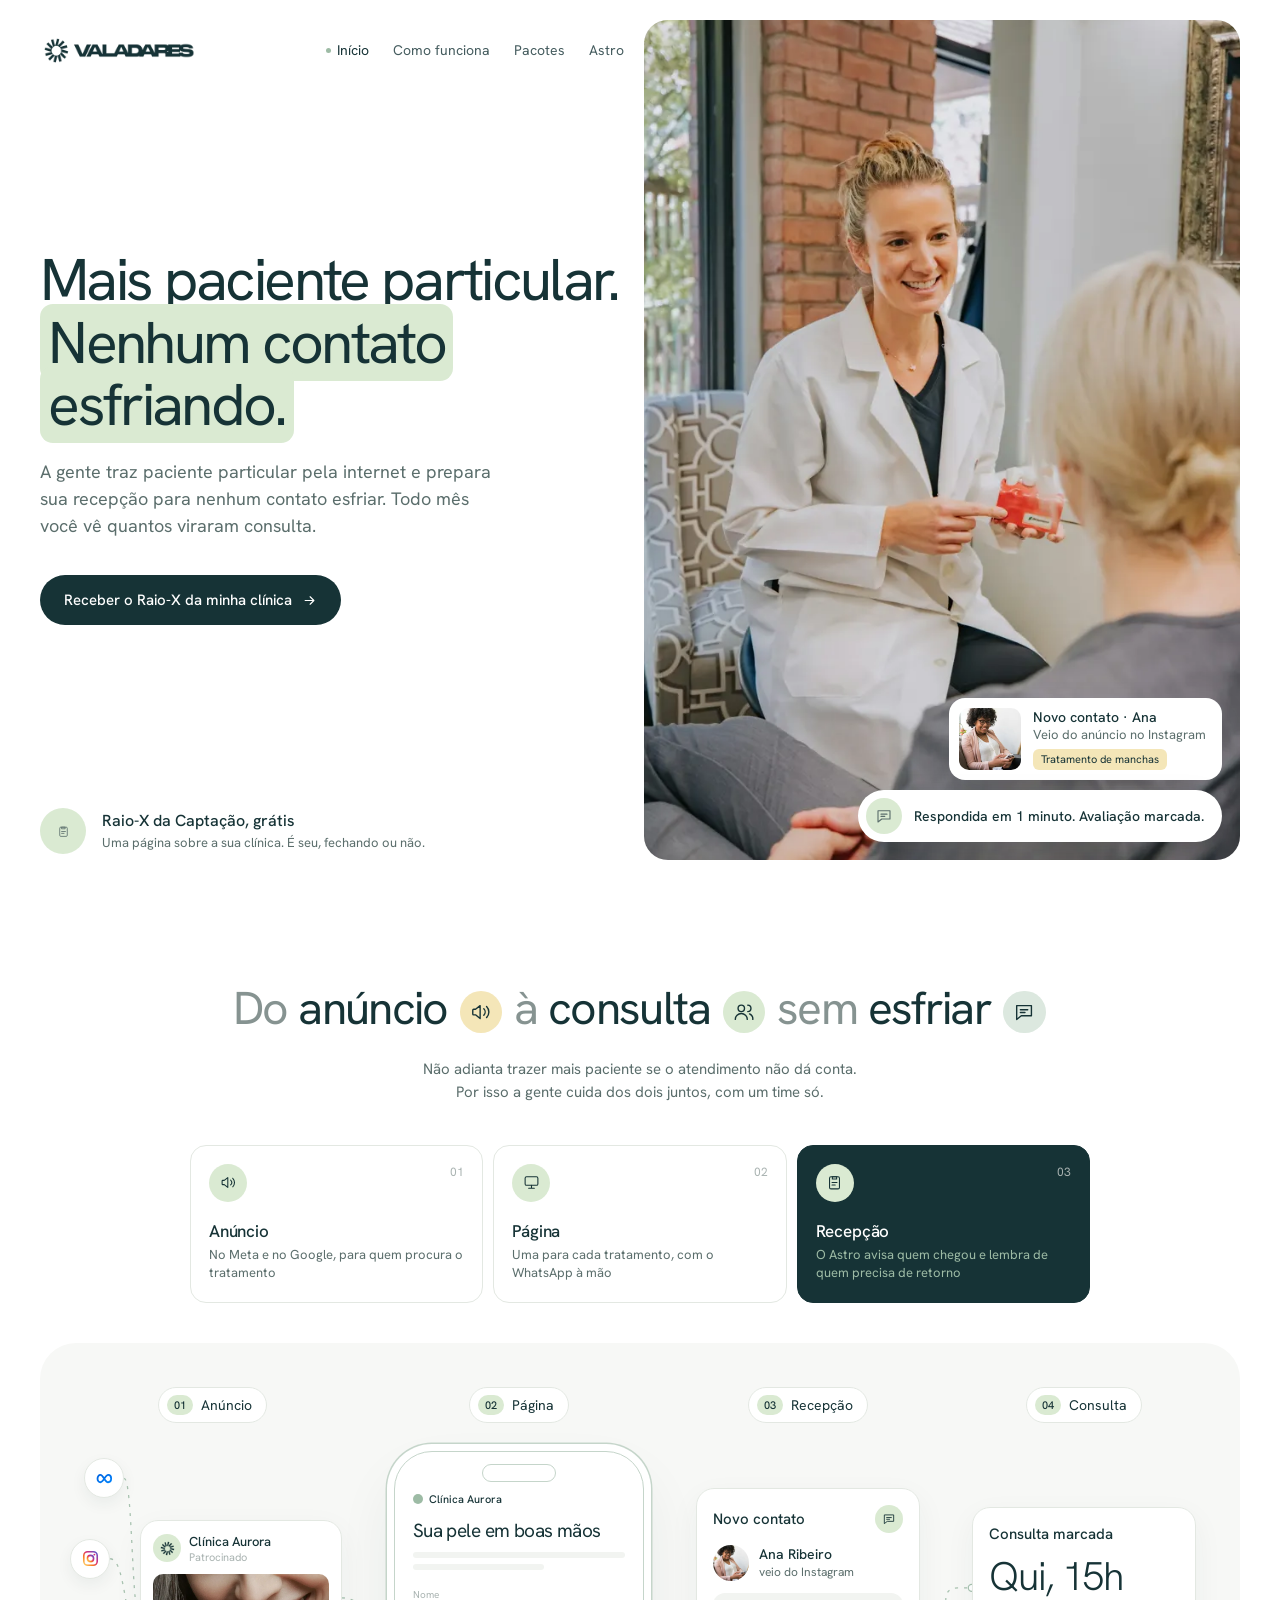
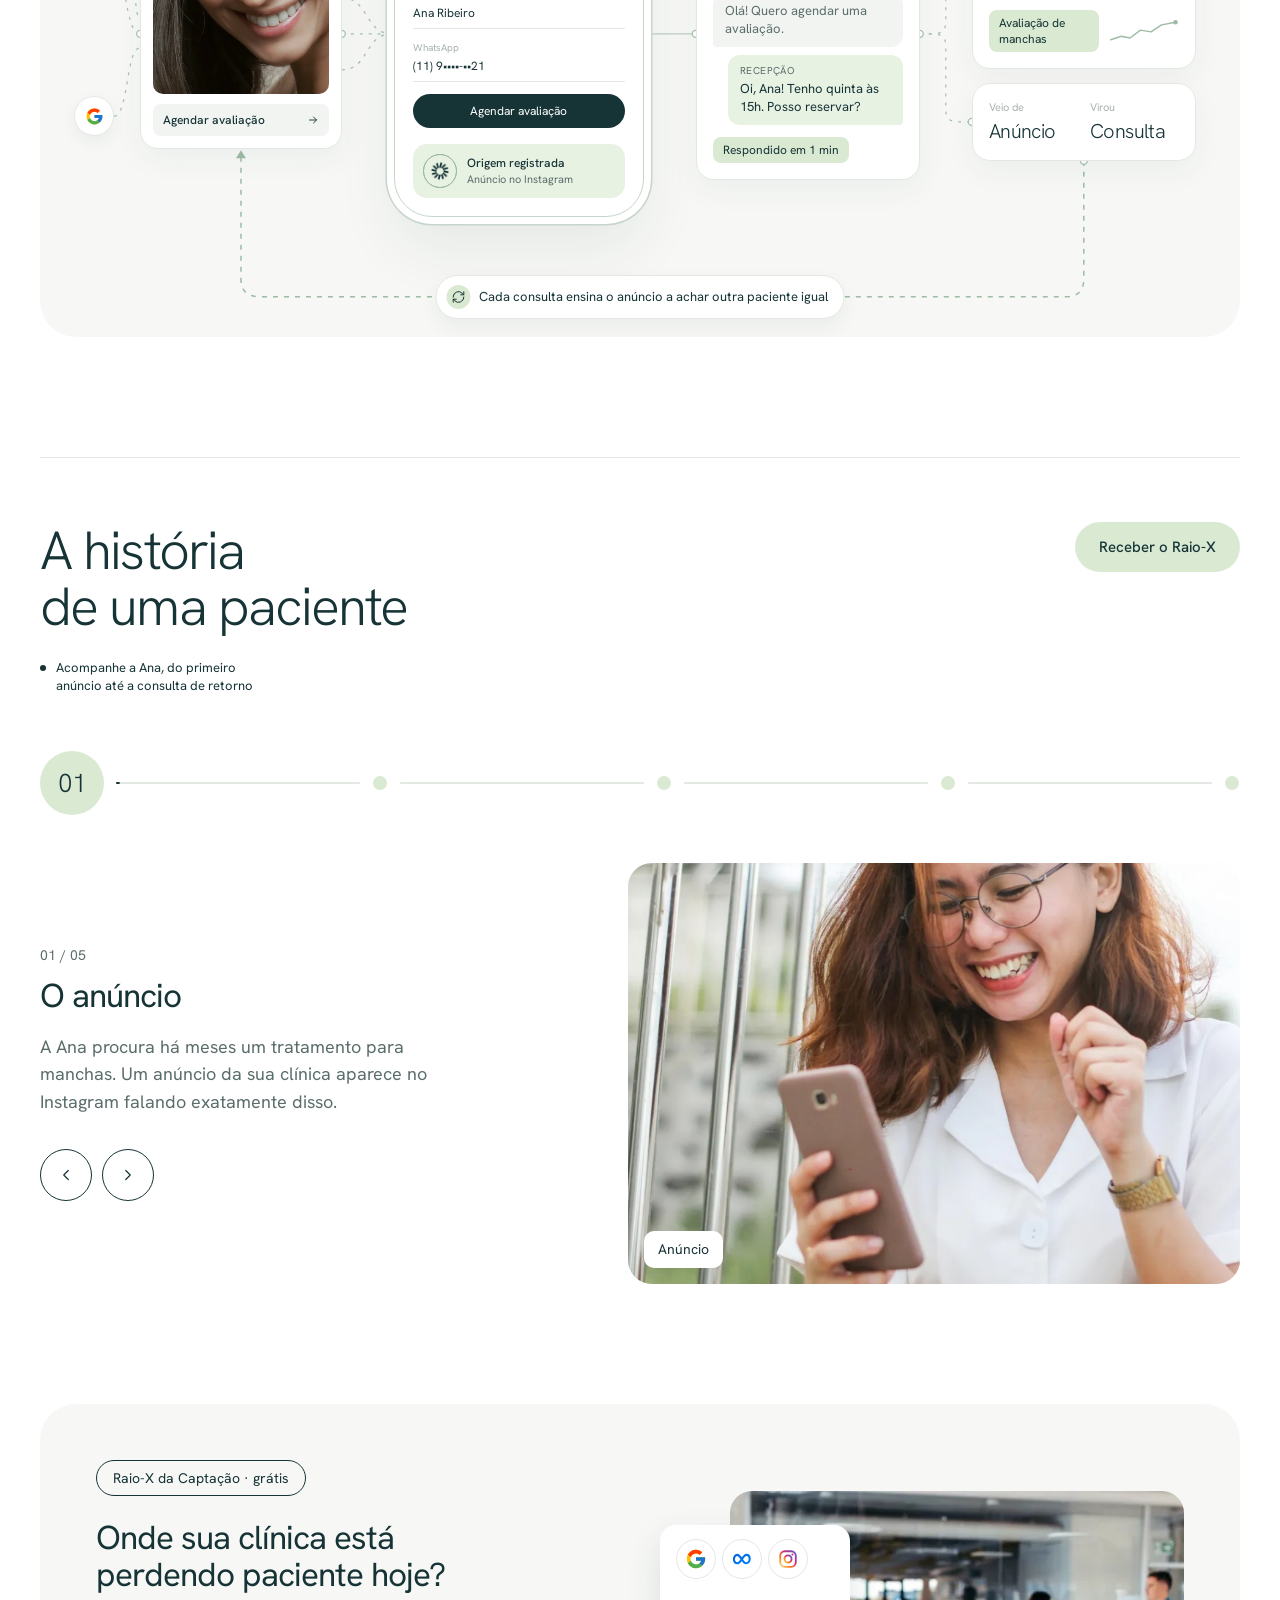
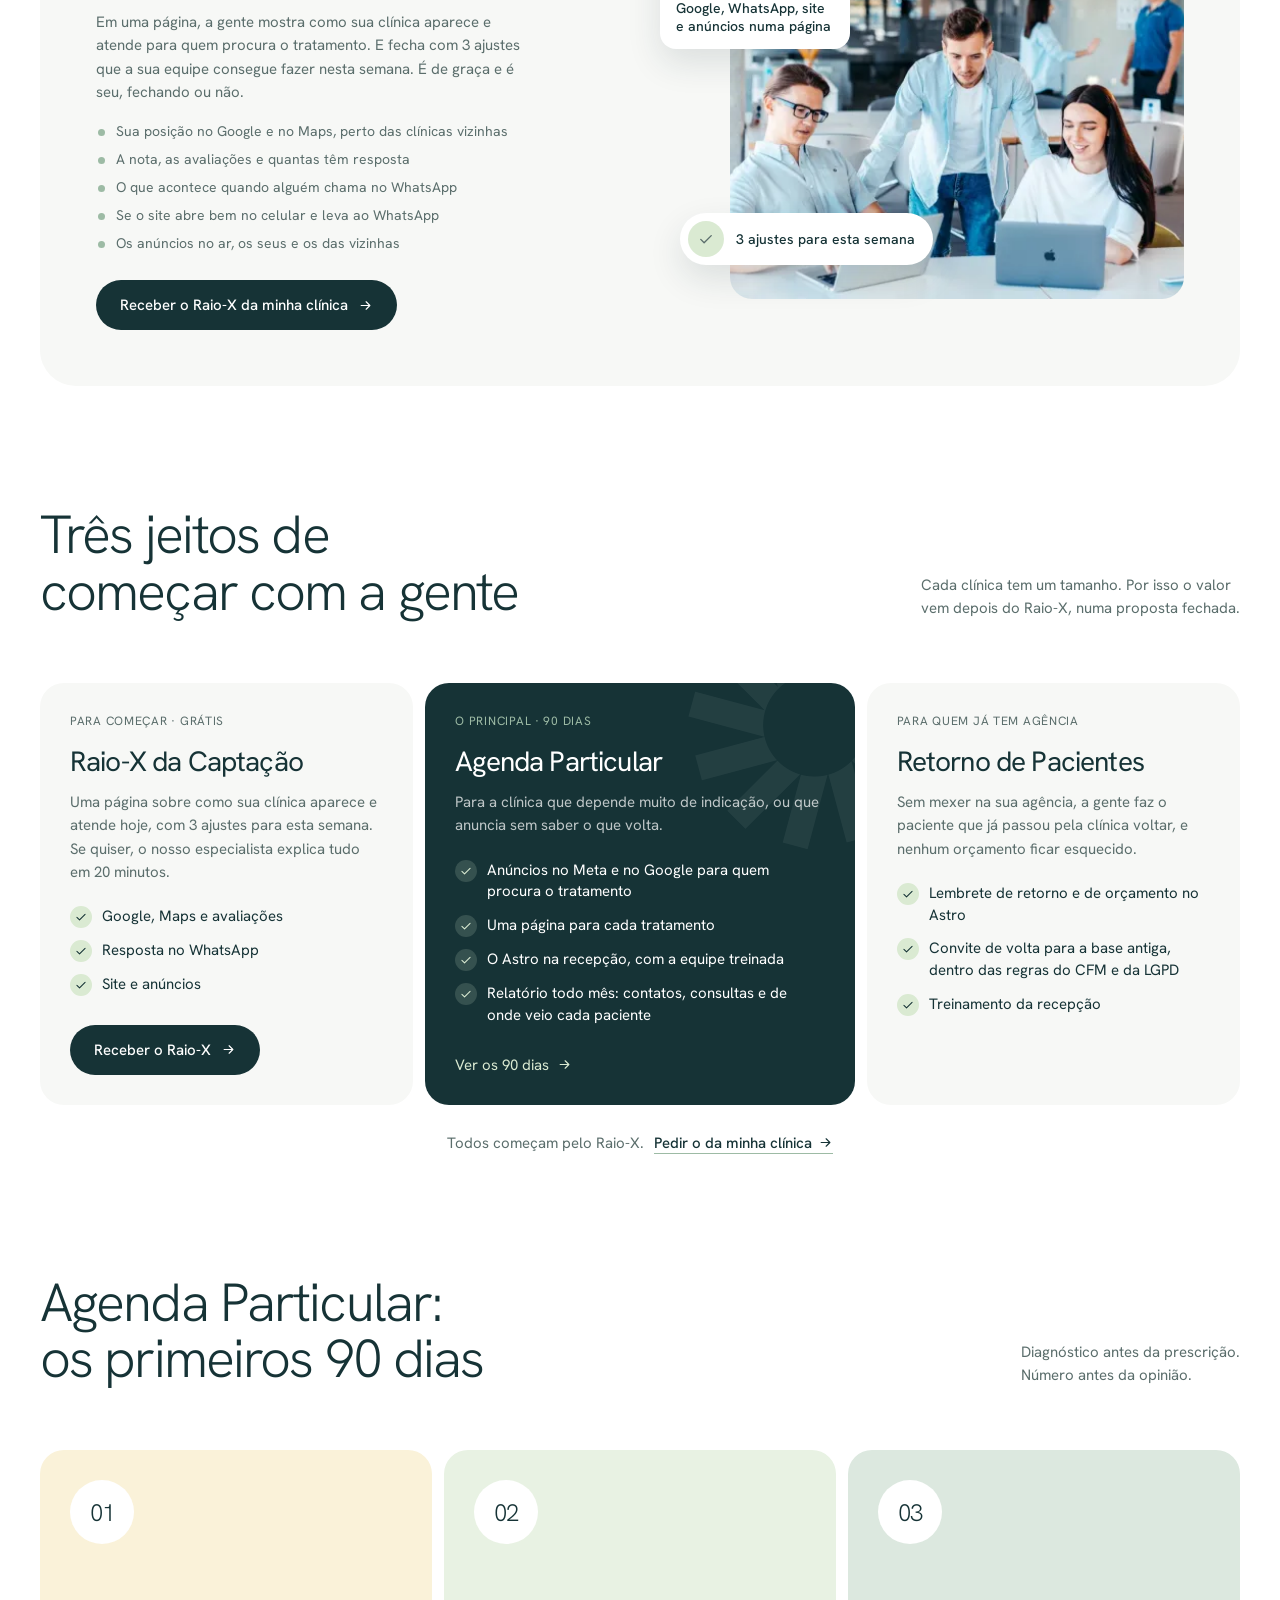
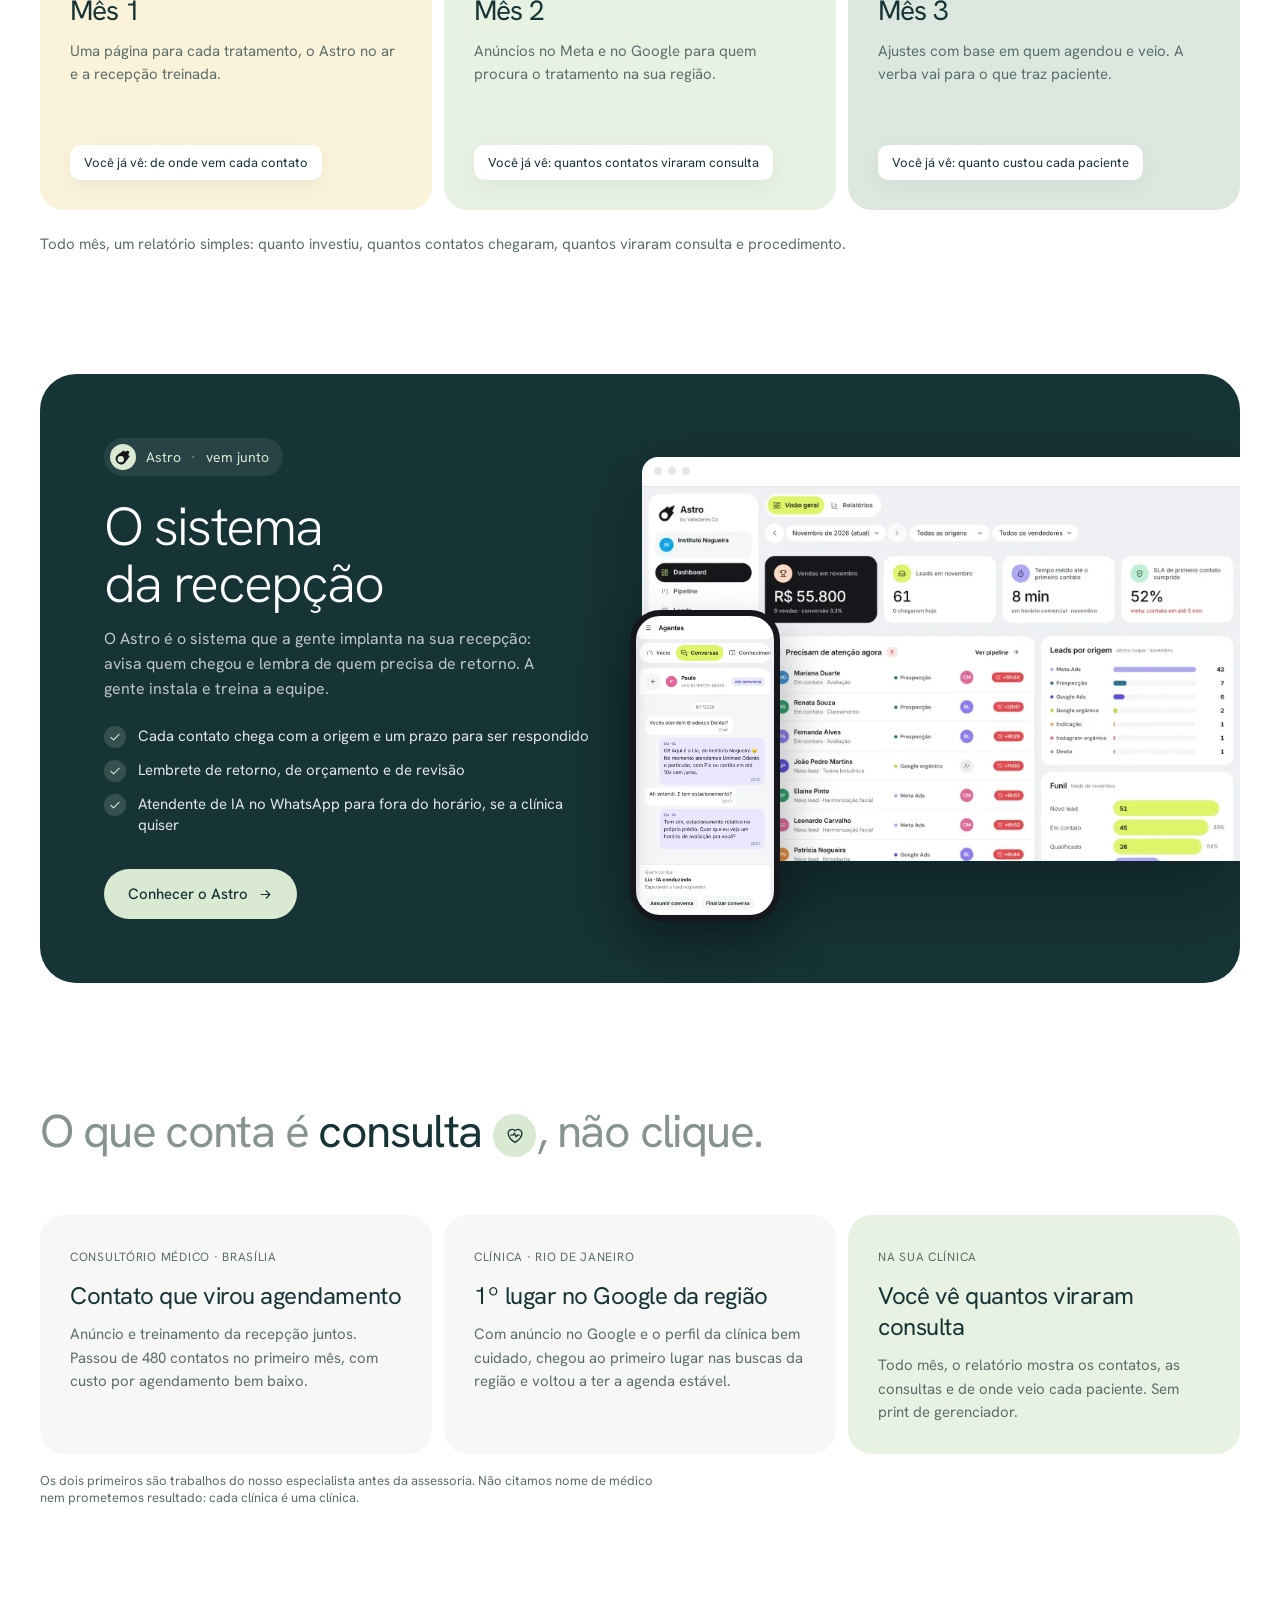
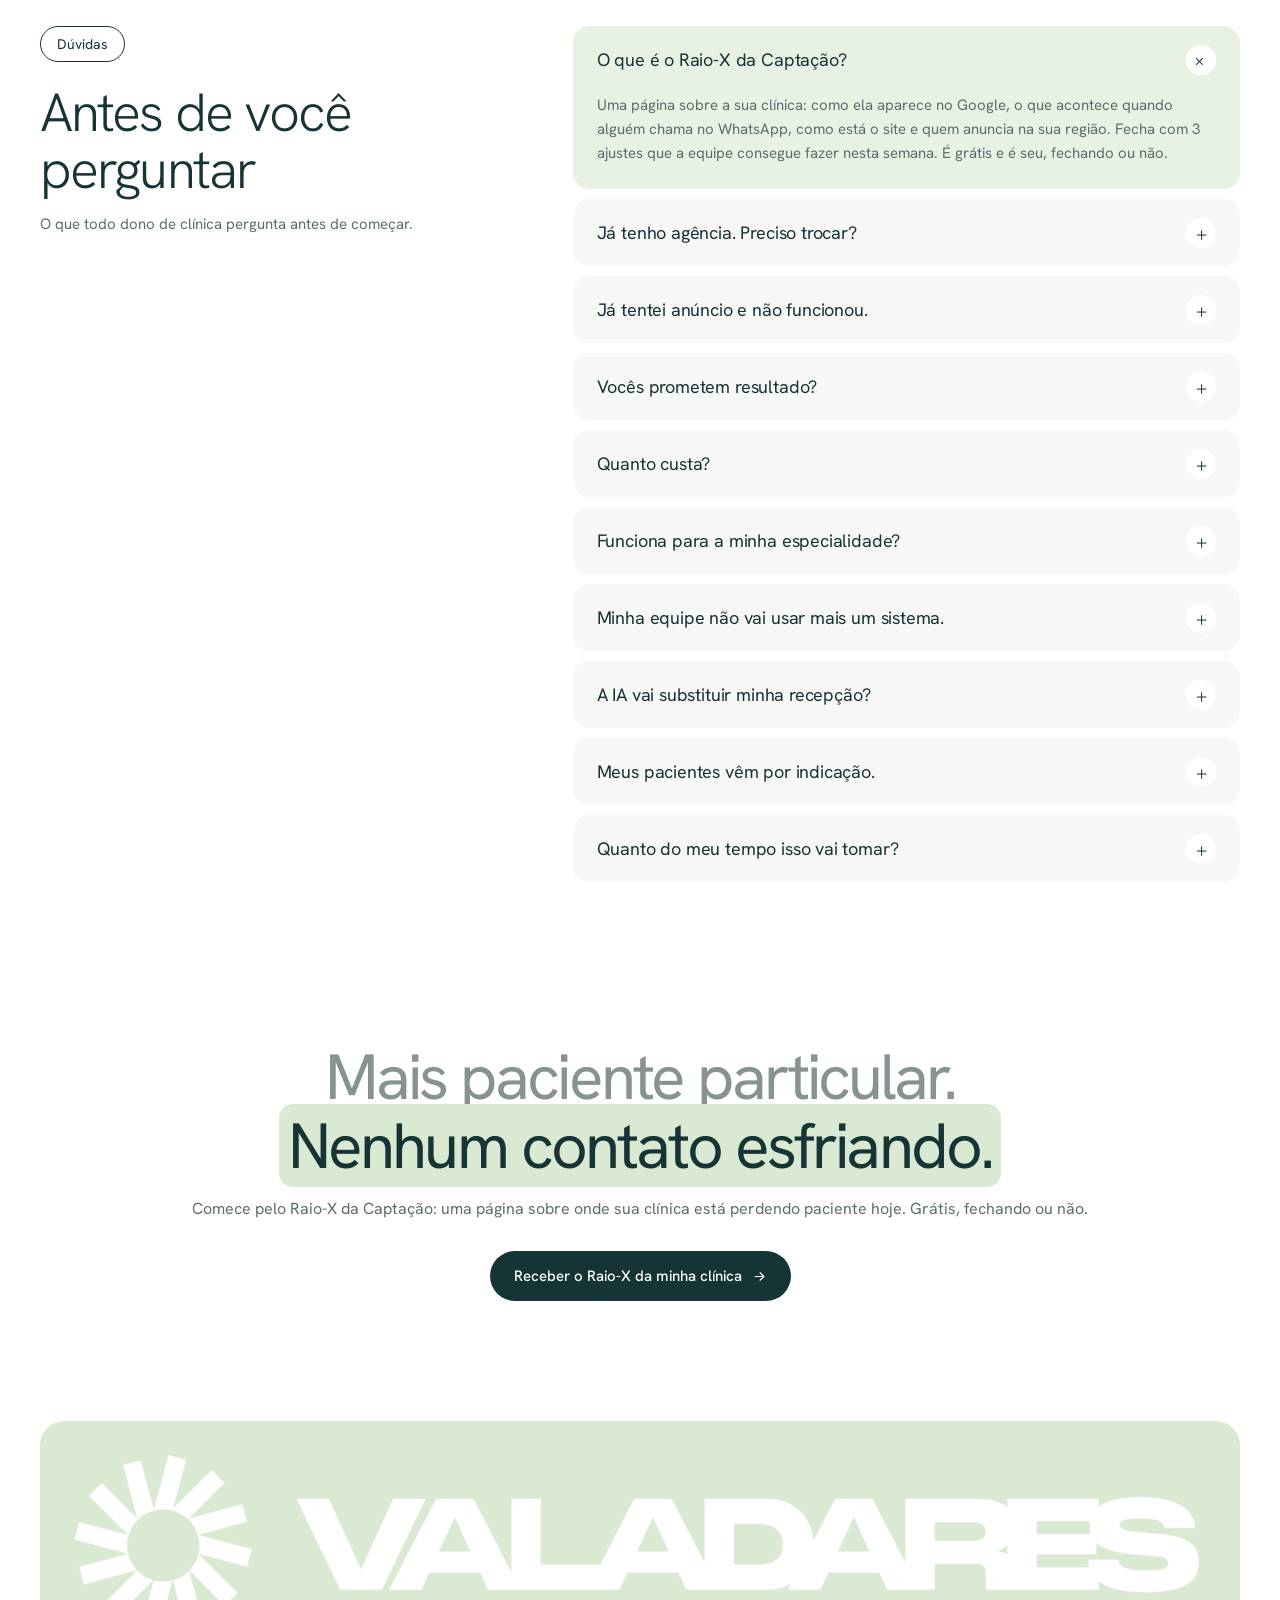
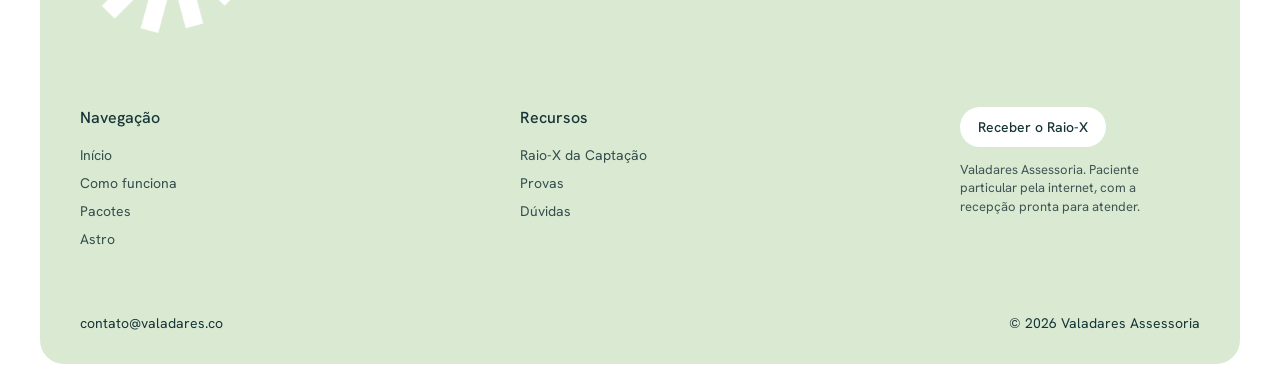
<file: index.html>
<!doctype html>
<html lang="pt-BR">
<head>
  <meta charset="utf-8">
  <meta name="viewport" content="width=device-width, initial-scale=1">
  <meta name="facebook-domain-verification" content="e21kqj920k5783yzrxu7ryylokntl3" />
  <title>Valadares Assessoria | Paciente particular para clínicas, com a recepção pronta</title>
  <meta name="description" content="A gente traz paciente particular pela internet e prepara sua recepção para nenhum contato esfriar. Todo mês você vê quantos viraram consulta. Comece pelo Raio-X da Captação, grátis.">
  <link rel="canonical" href="https://www.valadares.co/">
  <meta property="og:locale" content="pt_BR">
  <meta property="og:type" content="website">
  <meta property="og:url" content="https://www.valadares.co/">
  <meta property="og:site_name" content="Valadares Assessoria">
  <meta property="og:title" content="Valadares Assessoria | Mais paciente particular. Nenhum contato esfriando.">
  <meta property="og:description" content="A gente traz paciente particular pela internet e prepara sua recepção para nenhum contato esfriar. Todo mês você vê quantos viraram consulta.">
  <meta property="og:image" content="https://www.valadares.co/assets/img/og-home-3.jpg">
  <meta property="og:image:width" content="1200">
  <meta property="og:image:height" content="630">
  <meta property="og:image:alt" content="Valadares Assessoria: mais paciente particular, nenhum contato esfriando.">
  <meta name="twitter:card" content="summary_large_image">
  <script type="application/ld+json">
{
    "@context": "https://schema.org",
    "@graph": [
      {
        "@type": "Organization",
        "@id": "https://www.valadares.co/#org",
        "name": "Valadares Assessoria",
        "url": "https://www.valadares.co/",
        "logo": "https://www.valadares.co/assets/brand/logo-verde.png",
        "email": "contato@valadares.co",
        "founder": { "@type": "Person", "name": "Richard Valadares" },
        "description": "Assessoria de marketing para clínicas e consultórios particulares: traz paciente particular pela internet e prepara a recepção para nenhum contato esfriar."
      },
      {
        "@type": "WebSite",
        "@id": "https://www.valadares.co/#site",
        "url": "https://www.valadares.co/",
        "name": "Valadares Assessoria",
        "inLanguage": "pt-BR",
        "publisher": { "@id": "https://www.valadares.co/#org" }
      },
      {
        "@type": "Service",
        "name": "Captação de pacientes particulares para clínicas",
        "provider": { "@id": "https://www.valadares.co/#org" },
        "areaServed": { "@type": "Country", "name": "Brasil" },
        "audience": {
          "@type": "Audience",
          "audienceType": "Médicos, dentistas e donos de clínicas e consultórios particulares"
        },
        "serviceType": [
          "Raio-X da Captação (diagnóstico gratuito)",
          "Agenda Particular (programa de 90 dias: anúncios, página por tratamento, sistema da recepção e treinamento)",
          "Retorno de Pacientes (reativação da base e pós-atendimento)"
        ],
        "description": "Anúncios no Meta e no Google, uma página por tratamento, o Astro na recepção e um relatório mensal com quantos contatos viraram consulta."
      },
      {
        "@type": "FAQPage",
        "mainEntity": [
          {
            "@type": "Question",
            "name": "O que é o Raio-X da Captação?",
            "acceptedAnswer": {
              "@type": "Answer",
              "text": "Uma página sobre a sua clínica: como ela aparece no Google, o que acontece quando alguém chama no WhatsApp, como está o site e quem anuncia na sua região. Fecha com 3 ajustes que a equipe consegue fazer nesta semana. É grátis e é seu, fechando ou não."
            }
          },
          {
            "@type": "Question",
            "name": "Já tenho agência. Preciso trocar?",
            "acceptedAnswer": {
              "@type": "Answer",
              "text": "Não. O Raio-X serve até para conferir o trabalho dela. E o Retorno de Pacientes cuida do que acontece depois que o contato chega, e do paciente que já é seu, sem mexer na agência."
            }
          },
          {
            "@type": "Question",
            "name": "Já tentei anúncio e não funcionou.",
            "acceptedAnswer": {
              "@type": "Answer",
              "text": "Acontece muito. Em geral o anúncio até trazia contato, mas ele se perdia no atendimento, ou o Meta e o Google aprendiam a trazer curioso em vez de paciente. Por isso a gente cuida do anúncio e da recepção juntos."
            }
          },
          {
            "@type": "Question",
            "name": "Vocês prometem resultado?",
            "acceptedAnswer": {
              "@type": "Answer",
              "text": "Não. Ninguém sério promete resultado em marketing, e as regras do CFM e do CFO não permitem. O que a gente faz é medir tudo e mostrar todo mês quantos contatos viraram consulta, para você decidir com número na mão."
            }
          },
          {
            "@type": "Question",
            "name": "Quanto custa?",
            "acceptedAnswer": {
              "@type": "Answer",
              "text": "Depende do tamanho da clínica. O Raio-X é grátis. Depois dele, se fizer sentido, você recebe uma proposta fechada. A verba dos anúncios é à parte e vai direto para o Meta e o Google."
            }
          },
          {
            "@type": "Question",
            "name": "Funciona para a minha especialidade?",
            "acceptedAnswer": {
              "@type": "Answer",
              "text": "Funciona melhor em clínicas particulares com tratamento de valor médio a alto e paciente que volta: dermatologia, cirurgia plástica, estética, odontologia e oftalmologia. No Raio-X a gente diz com franqueza se faz sentido para você."
            }
          },
          {
            "@type": "Question",
            "name": "Minha equipe não vai usar mais um sistema.",
            "acceptedAnswer": {
              "@type": "Answer",
              "text": "Por isso a gente implanta junto e treina a recepção. O Astro tira tarefa em vez de dar mais: avisa quem chegou e lembra de quem precisa de retorno."
            }
          },
          {
            "@type": "Question",
            "name": "A IA vai substituir minha recepção?",
            "acceptedAnswer": {
              "@type": "Answer",
              "text": "Não. A atendente de IA é opcional. Ela responde as perguntas de sempre fora do horário e passa a conversa para a recepção com um resumo. Sua equipe acompanha tudo e assume quando quiser."
            }
          },
          {
            "@type": "Question",
            "name": "Meus pacientes vêm por indicação.",
            "acceptedAnswer": {
              "@type": "Answer",
              "text": "Indicação é ótima e mostra que o trabalho é bom, mas não tem dia para chegar. O anúncio ajuda a agenda a não depender só dela, e o lembrete de retorno faz o paciente voltar e indicar mais."
            }
          },
          {
            "@type": "Question",
            "name": "Quanto do meu tempo isso vai tomar?",
            "acceptedAnswer": {
              "@type": "Answer",
              "text": "Pouco. A gente toca a operação. Todo mês você recebe um relatório simples: quanto investiu, quantos contatos chegaram, quantos viraram consulta e de onde veio cada paciente."
            }
          }
        ]
      }
    ]
  }
  </script>
  <meta name="theme-color" content="#163336">
  <link rel="icon" type="image/png" href="assets/brand/simbolo-verde.png">

  <!-- Astro CRM -->
  <script src="https://astro.valadares.co/astro.js" data-source="src_f5cb68f1d1864bdbbae436220d61ed85" async></script>

  <!-- Google tag (gtag.js) e Meta Pixel -->
  <!-- As chamadas entram na fila na hora; os scripts só baixam depois que a página abre
       (ou na primeira interação), para não disputar banda com o conteúdo do topo. -->
  <script>
    window.dataLayer = window.dataLayer || [];
    function gtag(){dataLayer.push(arguments);}
    gtag('js', new Date());
    gtag('config', 'G-8D3XC46DVR');

    !function(f){if(f.fbq)return;var n=f.fbq=function(){n.callMethod?
    n.callMethod.apply(n,arguments):n.queue.push(arguments)};
    if(!f._fbq)f._fbq=n;n.push=n;n.loaded=!0;n.version='2.0';n.queue=[];}(window);
    fbq('init', '1157603070025919');
    fbq('track', 'PageView');

    (function () {
      var done = false;
      function add(src) { var s = document.createElement('script'); s.async = true; s.src = src; document.head.appendChild(s); }
      function load() {
        if (done) return;
        done = true;
        add('https://www.googletagmanager.com/gtag/js?id=G-8D3XC46DVR');
        add('https://connect.facebook.net/en_US/fbevents.js');
      }
      if (document.readyState === 'complete') setTimeout(load, 0);
      else window.addEventListener('load', function () { setTimeout(load, 0); });
      ['pointerdown', 'keydown', 'touchstart', 'scroll'].forEach(function (e) {
        window.addEventListener(e, load, { once: true, passive: true });
      });
    })();
  </script>
  <!-- End Meta Pixel Code -->

  <link rel="preconnect" href="https://fonts.googleapis.com">
  <link rel="preconnect" href="https://fonts.gstatic.com" crossorigin>
  <!-- A fonte carrega sem travar a página: o texto aparece na hora e troca quando ela chega. -->
  <link rel="preload" as="style" href="https://fonts.googleapis.com/css2?family=Hanken+Grotesk:wght@300;400;500;600&display=swap" onload="this.onload=null;this.rel='stylesheet'">
  <noscript><link rel="stylesheet" href="https://fonts.googleapis.com/css2?family=Hanken+Grotesk:wght@300;400;500;600&display=swap"></noscript>
  <link rel="stylesheet" href="styles.css?v=20">
</head>
<body>
<noscript><img height="1" width="1" style="display:none" alt=""
src="https://www.facebook.com/tr?id=1157603070025919&ev=PageView&noscript=1"
/></noscript>

<!-- Ícones reutilizados -->
<svg width="0" height="0" style="position:absolute" aria-hidden="true">
  <defs>
    <symbol id="i-arrow" viewBox="0 0 24 24"><path d="M5 12h14M13 6l6 6-6 6" fill="none" stroke="currentColor" stroke-width="1.8" stroke-linecap="round" stroke-linejoin="round"/></symbol>
    <symbol id="i-trend" viewBox="0 0 24 24"><path d="M3 17l6-6 4 4 8-8M15 7h6v6" fill="none" stroke="currentColor" stroke-width="1.6" stroke-linecap="round" stroke-linejoin="round"/></symbol>
    <symbol id="i-check" viewBox="0 0 24 24"><path d="M5 12.5l4.5 4.5L19 7.5" fill="none" stroke="currentColor" stroke-width="1.8" stroke-linecap="round" stroke-linejoin="round"/></symbol>
    <symbol id="i-plus" viewBox="0 0 24 24"><path d="M12 5v14M5 12h14" fill="none" stroke="currentColor" stroke-width="1.4" stroke-linecap="round"/></symbol>
    <symbol id="i-mega" viewBox="0 0 24 24"><path d="M3 10v4a1 1 0 001 1h2l5 4V5L6 9H4a1 1 0 00-1 1zM15 8.5a5 5 0 010 7M18 6a8.5 8.5 0 010 12" fill="none" stroke="currentColor" stroke-width="1.5" stroke-linecap="round" stroke-linejoin="round"/></symbol>
    <symbol id="i-screen" viewBox="0 0 24 24"><rect x="3" y="4" width="18" height="12" rx="2" fill="none" stroke="currentColor" stroke-width="1.5"/><path d="M8 20h8M12 16v4" fill="none" stroke="currentColor" stroke-width="1.5" stroke-linecap="round"/></symbol>
    <symbol id="i-users" viewBox="0 0 24 24"><circle cx="9" cy="8" r="3.5" fill="none" stroke="currentColor" stroke-width="1.5"/><path d="M2.5 20a6.5 6.5 0 0113 0M16 4.5a3.5 3.5 0 010 7M18 14a6 6 0 013.5 6" fill="none" stroke="currentColor" stroke-width="1.5" stroke-linecap="round"/></symbol>
    <symbol id="i-loop" viewBox="0 0 24 24"><path d="M4 12a8 8 0 0113.7-5.6L20 8.7M20 4v4.7h-4.7M20 12a8 8 0 01-13.7 5.6L4 15.3M4 20v-4.7h4.7" fill="none" stroke="currentColor" stroke-width="1.5" stroke-linecap="round" stroke-linejoin="round"/></symbol>
    <symbol id="i-chart" viewBox="0 0 24 24"><path d="M6 20V13M12 20V5M18 20v-9" fill="none" stroke="currentColor" stroke-width="1.6" stroke-linecap="round"/></symbol>
    <symbol id="i-heart" viewBox="0 0 24 24"><path d="M12 20s-7.5-4.6-7.5-10.2A4.3 4.3 0 0112 7.3a4.3 4.3 0 017.5 2.5C19.5 15.4 12 20 12 20z" fill="none" stroke="currentColor" stroke-width="1.5" stroke-linejoin="round"/><path d="M7.5 12h2.5l1.3-2 2 4 1.2-2h2" fill="none" stroke="currentColor" stroke-width="1.4" stroke-linecap="round" stroke-linejoin="round"/></symbol>
    <symbol id="i-target" viewBox="0 0 24 24"><circle cx="12" cy="12" r="8.5" fill="none" stroke="currentColor" stroke-width="1.5"/><circle cx="12" cy="12" r="4.5" fill="none" stroke="currentColor" stroke-width="1.5"/><circle cx="12" cy="12" r="1" fill="currentColor"/></symbol>
    <symbol id="i-chat" viewBox="0 0 24 24"><path d="M4 5h16v11H9l-5 4z" fill="none" stroke="currentColor" stroke-width="1.5" stroke-linejoin="round"/><path d="M8 9.5h8M8 12.5h5" fill="none" stroke="currentColor" stroke-width="1.5" stroke-linecap="round"/></symbol>
    <symbol id="i-mail" viewBox="0 0 24 24"><rect x="3" y="5" width="18" height="14" rx="2" fill="none" stroke="currentColor" stroke-width="1.6"/><path d="M3.5 6.5l8.5 6.5 8.5-6.5" fill="none" stroke="currentColor" stroke-width="1.6" stroke-linejoin="round"/></symbol>
    <symbol id="i-clip" viewBox="0 0 24 24"><rect x="5" y="4" width="14" height="17" rx="2" fill="none" stroke="currentColor" stroke-width="1.5"/><path d="M9 4h6v3H9zM8.5 12h7M8.5 15.5h4.5" fill="none" stroke="currentColor" stroke-width="1.5" stroke-linecap="round"/></symbol>
    <symbol id="i-spark" viewBox="0 0 24 24"><path d="M12 3.5l1.9 5.1 5.1 1.9-5.1 1.9L12 17.5l-1.9-5.1L5 10.5l5.1-1.9zM18.5 15.5l.8 2.2 2.2.8-2.2.8-.8 2.2-.8-2.2-2.2-.8 2.2-.8z" fill="none" stroke="currentColor" stroke-width="1.4" stroke-linejoin="round"/></symbol>
    <symbol id="i-chev" viewBox="0 0 24 24"><path d="M9 6l6 6-6 6" fill="none" stroke="currentColor" stroke-width="1.6" stroke-linecap="round" stroke-linejoin="round"/></symbol>
    <!-- Logotipos das plataformas -->
    <linearGradient id="g-meta" x1="0" y1="0" x2="1" y2="1"><stop offset="0" stop-color="#0064E1"/><stop offset="1" stop-color="#0082FB"/></linearGradient>
    <linearGradient id="g-insta" x1="0" y1="1" x2="1" y2="0"><stop offset="0" stop-color="#FEDA75"/><stop offset=".3" stop-color="#FA7E1E"/><stop offset=".6" stop-color="#D62976"/><stop offset="1" stop-color="#4F5BD5"/></linearGradient>
    <symbol id="l-meta" viewBox="0 0 24 24"><path d="M3.2 12.4c0-2.9 1.6-4.9 3.7-4.9 3.6 0 5.6 9.2 9.6 9.2 2.1 0 3.9-1.8 3.9-4.6 0-2.9-1.7-4.6-3.6-4.6-3.9 0-6 9.2-9.9 9.2-2.1 0-3.7-1.8-3.7-4.3z" fill="none" stroke="url(#g-meta)" stroke-width="2.3" stroke-linejoin="round"/></symbol>
    <symbol id="l-insta" viewBox="0 0 24 24"><rect x="3.5" y="3.5" width="17" height="17" rx="5" fill="none" stroke="url(#g-insta)" stroke-width="2"/><circle cx="12" cy="12" r="3.9" fill="none" stroke="url(#g-insta)" stroke-width="2"/><circle cx="16.9" cy="7.1" r="1.2" fill="#D62976"/></symbol>
    <symbol id="l-google" viewBox="0 0 48 48"><path fill="#FFC107" d="M43.611,20.083H42V20H24v8h11.303c-1.649,4.657-6.08,8-11.303,8c-6.627,0-12-5.373-12-12c0-6.627,5.373-12,12-12c3.059,0,5.842,1.154,7.961,3.039l5.657-5.657C34.046,6.053,29.268,4,24,4C12.955,4,4,12.955,4,24c0,11.045,8.955,20,20,20c11.045,0,20-8.955,20-20C44,22.659,43.862,21.35,43.611,20.083z"/><path fill="#FF3D00" d="M6.306,14.691l6.571,4.819C14.655,15.108,18.961,12,24,12c3.059,0,5.842,1.154,7.961,3.039l5.657-5.657C34.046,6.053,29.268,4,24,4C16.318,4,9.656,8.337,6.306,14.691z"/><path fill="#4CAF50" d="M24,44c5.166,0,9.86-1.977,13.409-5.192l-6.19-5.238C29.211,35.091,26.715,36,24,36c-5.202,0-9.619-3.317-11.283-7.946l-6.522,5.025C9.505,39.556,16.227,44,24,44z"/><path fill="#1976D2" d="M43.611,20.083H42V20H24v8h11.303c-0.792,2.237-2.231,4.166-4.087,5.571c0.001-0.001,0.002-0.001,0.003-0.002l6.19,5.238C36.971,39.205,44,34,44,24C44,22.659,43.862,21.35,43.611,20.083z"/></symbol>
    <symbol id="l-tiktok" viewBox="0 0 24 24"><g transform="translate(-.7 -.6)"><path fill="#25F4EE" d="M16.6 5.82A4.28 4.28 0 0 1 15.54 3h-3.09v12.4a2.59 2.59 0 0 1-2.59 2.5c-1.42 0-2.6-1.16-2.6-2.6 0-1.72 1.66-3.01 3.37-2.48V9.66c-3.45-.46-6.47 2.22-6.47 5.64 0 3.33 2.76 5.7 5.69 5.7 3.14 0 5.69-2.55 5.69-5.7V9.01a7.35 7.35 0 0 0 4.3 1.38V7.3s-1.88.09-3.24-1.48z"/></g><g transform="translate(.7 .6)"><path fill="#FE2C55" d="M16.6 5.82A4.28 4.28 0 0 1 15.54 3h-3.09v12.4a2.59 2.59 0 0 1-2.59 2.5c-1.42 0-2.6-1.16-2.6-2.6 0-1.72 1.66-3.01 3.37-2.48V9.66c-3.45-.46-6.47 2.22-6.47 5.64 0 3.33 2.76 5.7 5.69 5.7 3.14 0 5.69-2.55 5.69-5.7V9.01a7.35 7.35 0 0 0 4.3 1.38V7.3s-1.88.09-3.24-1.48z"/></g><path fill="#111" d="M16.6 5.82A4.28 4.28 0 0 1 15.54 3h-3.09v12.4a2.59 2.59 0 0 1-2.59 2.5c-1.42 0-2.6-1.16-2.6-2.6 0-1.72 1.66-3.01 3.37-2.48V9.66c-3.45-.46-6.47 2.22-6.47 5.64 0 3.33 2.76 5.7 5.69 5.7 3.14 0 5.69-2.55 5.69-5.7V9.01a7.35 7.35 0 0 0 4.3 1.38V7.3s-1.88.09-3.24-1.48z"/></symbol>
  </defs>
</svg>

<!-- Barra fixa que aparece ao rolar -->
<div class="floatbar" id="floatbar" aria-hidden="true">
  <a href="#topo" class="floatbar__logo" tabindex="-1"><img src="assets/brand/simbolo-verde-96.webp" width="34" height="34" alt=""></a>
  <nav class="floatbar__nav">
    <a href="#como-funciona" tabindex="-1">Como funciona</a>
    <a href="#raio-x" tabindex="-1">Raio-X</a>
    <a href="#pacotes" tabindex="-1">Pacotes</a>
    <a href="#faq" tabindex="-1">Dúvidas</a>
  </nav>
  <a href="form/" class="btn btn--dark btn--sm" tabindex="-1">Raio-X grátis <svg><use href="#i-arrow"/></svg></a>
</div>

<div class="page" id="topo">

  <!-- HERO ------------------------------------------------------------ -->
  <header class="hero">
    <div class="hero__left">
      <div class="nav">
        <a href="#topo" class="nav__logo"><img src="assets/brand/logo-verde-400.webp" width="161" height="33" alt="Valadares Assessoria"></a>
        <nav class="nav__links" id="navlinks">
          <a href="#topo" class="is-active nav__home">Início</a>
          <a href="#como-funciona">Como funciona</a>
          <a href="#pacotes">Pacotes</a>
          <a href="astro/">Astro</a>
        </nav>
        <button class="nav__burger" id="burger" aria-label="Abrir menu" aria-expanded="false"><span></span><span></span></button>
      </div>

      <div class="hero__copy">
        <h1 class="hero__title reveal">Mais paciente particular. <mark>Nenhum contato esfriando.</mark></h1>
        <p class="hero__sub reveal">A gente traz paciente particular pela internet e prepara sua recepção para nenhum contato esfriar. Todo mês você vê quantos viraram consulta.</p>
        <div class="hero__ctas reveal">
          <a href="form/" class="btn btn--dark">Receber o Raio-X da minha clínica <svg><use href="#i-arrow"/></svg></a>
        </div>
      </div>

      <div class="hero__foot reveal">
        <div class="proof">
          <span class="proof__ico"><svg><use href="#i-clip"/></svg></span>
          <div>
            <strong>Raio-X da Captação, grátis</strong>
            <span>Uma página sobre a sua clínica. É seu, fechando ou não.</span>
          </div>
        </div>
      </div>
    </div>

    <div class="hero__media">
      <img src="assets/img/hero-consulta-1200.webp" srcset="assets/img/hero-consulta-700.webp 700w, assets/img/hero-consulta-1200.webp 1200w" sizes="(max-width: 900px) 100vw, 50vw" width="1200" height="1800" fetchpriority="high" alt="Médica conversando com uma paciente no consultório" class="hero__img">
      <div class="hero__cards">
        <div class="mini float-a">
          <img src="assets/img/mulher-celular-240.webp" width="240" height="360" alt="">
          <div>
            <b>Novo contato · Ana</b>
            <span>Veio do anúncio no Instagram</span>
            <em class="tag">Tratamento de manchas</em>
          </div>
        </div>
        <div class="mini mini--row float-b">
          <span class="ico"><svg><use href="#i-chat"/></svg></span>
          <b>Respondida em 1 minuto. Avaliação marcada.</b>
        </div>
      </div>
    </div>
  </header>

  <main>

  <!-- COMO FUNCIONA ---------------------------------------------------- -->
  <section class="section" id="como-funciona">
    <h2 class="statement reveal">
      <span class="dim">Do</span> <span class="nw">anúncio <span class="pill pill--aurora"><svg><use href="#i-mega"/></svg></span></span>
      <span class="dim">à</span> <span class="nw">consulta <span class="pill pill--mint"><svg><use href="#i-users"/></svg></span></span>
      <span class="dim">sem</span> <span class="nw">esfriar <span class="pill pill--sage"><svg><use href="#i-chat"/></svg></span></span>
    </h2>
    <p class="section__lede reveal">Não adianta trazer mais paciente se o atendimento não dá conta. Por isso a gente cuida dos dois juntos, com um time só.</p>

    <ol class="fronts fronts--3 reveal">
      <li><span class="fronts__ico"><svg><use href="#i-mega"/></svg></span><b>Anúncio</b><small>No Meta e no Google, para quem procura o tratamento</small></li>
      <li><span class="fronts__ico"><svg><use href="#i-screen"/></svg></span><b>Página</b><small>Uma para cada tratamento, com o WhatsApp à mão</small></li>
      <li><span class="fronts__ico"><svg><use href="#i-clip"/></svg></span><b>Recepção</b><small>O Astro avisa quem chegou e lembra de quem precisa de retorno</small></li>
    </ol>

    <div class="funnel reveal" id="funnel">
      <svg class="funnel__lines" id="funnel-lines" aria-hidden="true"></svg>

      <!-- 01 Anúncio -->
      <div class="fstage fstage--ads">
        <span class="fstage__tag"><b>01</b>Anúncio</span>
        <div class="fstage__body">
          <span class="fch fch--1" data-f="ch" title="Meta"><svg><use href="#l-meta"/></svg></span>
          <span class="fch fch--2" data-f="ch" title="Instagram"><svg><use href="#l-insta"/></svg></span>
          <span class="fch fch--3" data-f="ch" title="Google"><svg><use href="#l-google"/></svg></span>

          <div class="fcard fad" id="f-ad">
            <div class="fad__head">
              <span class="fad__logo"><img src="assets/brand/simbolo-verde-96.webp" width="17" height="17" alt="" loading="lazy"></span>
              <div><b>Clínica Aurora</b><small>Patrocinado</small></div>
            </div>
            <img src="assets/img/sorriso-close-700.webp" width="700" height="1051" alt="" class="fad__img" loading="lazy">
            <div class="fad__cta">Agendar avaliação <svg><use href="#i-arrow"/></svg></div>
          </div>
        </div>
      </div>

      <!-- 02 Página -->
      <div class="fstage fstage--page">
        <span class="fstage__tag"><b>02</b>Página</span>
        <div class="fstage__body">
          <div class="fphone" id="f-phone">
            <span class="fphone__notch"></span>
            <div class="fphone__bar"><span class="fphone__dot"></span>Clínica Aurora</div>
            <p class="fphone__title">Sua pele em boas mãos</p>
            <span class="fphone__line"></span>
            <span class="fphone__line fphone__line--s"></span>
            <div class="fphone__field"><small>Nome</small><span>Ana Ribeiro</span></div>
            <div class="fphone__field"><small>WhatsApp</small><span>(11) 9••••-••21</span></div>
            <div class="fphone__btn">Agendar avaliação</div>
            <div class="fphone__track">
              <span class="pulse"><span></span><span></span><img src="assets/brand/simbolo-verde-96.webp" width="24" height="24" alt="" loading="lazy"></span>
              <p><b>Origem registrada</b>Anúncio no Instagram</p>
            </div>
          </div>
        </div>
      </div>

      <!-- 03 Recepção -->
      <div class="fstage fstage--care">
        <span class="fstage__tag"><b>03</b>Recepção</span>
        <div class="fstage__body">
          <div class="fcard" id="f-lead">
            <div class="fcard__head"><b>Novo contato</b><span class="fcard__ico"><svg><use href="#i-chat"/></svg></span></div>
            <div class="flead">
              <img src="assets/img/mulher-celular-240.webp" width="36" height="36" alt="" loading="lazy">
              <div><b>Ana Ribeiro</b><small>veio do Instagram</small></div>
            </div>
            <p class="fbubble">Olá! Quero agendar uma avaliação.</p>
            <p class="fbubble fbubble--ai"><small>Recepção</small>Oi, Ana! Tenho quinta às 15h. Posso reservar?</p>
            <span class="ftag">Respondido em 1 min</span>
          </div>
        </div>
      </div>

      <!-- 04 Consulta -->
      <div class="fstage fstage--sale">
        <span class="fstage__tag"><b>04</b>Consulta</span>
        <div class="fstage__body">
          <div class="fcard fcard--big" id="f-sale">
            <div class="fcard__head"><b>Consulta marcada</b></div>
            <p class="fbig">Qui, 15h</p>
            <div class="fsale__row">
              <span class="ftag">Avaliação de manchas</span>
              <svg class="fspark" viewBox="0 0 80 28"><path d="M2 24 L14 20 L24 22 L36 13 L48 15 L60 7 L76 4" fill="none" stroke="currentColor" stroke-width="1.6" stroke-linecap="round" stroke-linejoin="round"/><circle cx="76" cy="4" r="2.6" fill="currentColor"/></svg>
            </div>
          </div>
          <div class="fcard" id="f-roi">
            <div class="fkpis">
              <div><small>Veio de</small><b>Anúncio</b></div>
              <div><small>Virou</small><b>Consulta</b></div>
            </div>
          </div>
        </div>
      </div>

      <div class="funnel__loop" id="f-loop"><svg><use href="#i-loop"/></svg>Cada consulta ensina o anúncio a achar outra paciente igual</div>
    </div>
    <div class="funnel__foot">
      <span class="funnel__swipe" aria-hidden="true">Deslize para ver as 4 etapas <svg><use href="#i-arrow"/></svg></span>
      <span class="funnel__cycle"><svg><use href="#i-loop"/></svg>Cada consulta ensina o anúncio</span>
    </div>
  </section>

  <!-- JORNADA DA ANA -------------------------------------------------- -->
  <section class="section" id="jornada">
    <div class="journey">
      <div class="journey__top">
        <div>
          <h2 class="h2 reveal">A história<br>de uma paciente</h2>
          <p class="bullet reveal">Acompanhe a Ana, do primeiro<br>anúncio até a consulta de retorno</p>
        </div>
        <a href="form/" class="btn btn--mint reveal">Receber o Raio-X</a>
      </div>

      <div class="steps" role="tablist" aria-label="Etapas da jornada">
        <!-- botões gerados pelo script -->
      </div>

      <div class="journey__body">
        <div class="journey__text" aria-live="polite">
          <span class="journey__n" id="jn">01 / 05</span>
          <h3 class="h3" id="jt">O anúncio</h3>
          <p id="jd">A Ana procura há meses um tratamento para manchas. Um anúncio da sua clínica aparece no Instagram falando exatamente disso.</p>
          <div class="journey__nav">
            <button class="circle circle--line" id="jprev" aria-label="Etapa anterior"><svg style="transform:rotate(180deg)"><use href="#i-chev"/></svg></button>
            <button class="circle circle--line" id="jnext" aria-label="Próxima etapa"><svg><use href="#i-chev"/></svg></button>
          </div>
        </div>
        <div class="journey__media">
          <img id="jimg" src="assets/img/paciente-celular-1000.webp" width="1000" height="1334" alt="" loading="lazy">
          <span class="label" id="jlabel">Anúncio</span>
        </div>
      </div>
    </div>
  </section>

  <!-- RAIO-X (bloco cinza) -------------------------------------------- -->
  <section class="section" id="raio-x">
    <div class="soft reveal">
      <div class="soft__copy">
        <span class="tag-outline">Raio-X da Captação · grátis</span>
        <h2 class="h3">Onde sua clínica está perdendo paciente hoje?</h2>
        <p>Em uma página, a gente mostra como sua clínica aparece e atende para quem procura o tratamento. E fecha com 3 ajustes que a sua equipe consegue fazer nesta semana. É de graça e é seu, fechando ou não.</p>
        <ul class="dots">
          <li>Sua posição no Google e no Maps, perto das clínicas vizinhas</li>
          <li>A nota, as avaliações e quantas têm resposta</li>
          <li>O que acontece quando alguém chama no WhatsApp</li>
          <li>Se o site abre bem no celular e leva ao WhatsApp</li>
          <li>Os anúncios no ar, os seus e os das vizinhas</li>
        </ul>
        <a href="form/" class="btn btn--dark soft__btn">Receber o Raio-X da minha clínica <svg><use href="#i-arrow"/></svg></a>
      </div>
      <div class="soft__media">
        <img src="assets/img/time-2-1000.webp" srcset="assets/img/time-2-600.webp 600w, assets/img/time-2-1000.webp 1000w" sizes="(max-width: 900px) 100vw, 560px" width="1000" height="667" alt="Time analisando dados de uma clínica no notebook" loading="lazy">
        <div class="mini mini--stack soft__f1">
          <div class="channels"><i title="Google"><svg><use href="#l-google"/></svg></i><i title="Meta"><svg><use href="#l-meta"/></svg></i><i title="Instagram"><svg><use href="#l-insta"/></svg></i></div>
          <b>Google, WhatsApp, site e anúncios numa página</b>
        </div>
        <div class="mini mini--row soft__f2">
          <span class="ico"><svg><use href="#i-check"/></svg></span>
          <b>3 ajustes para esta semana</b>
        </div>
      </div>
    </div>
  </section>

  <!-- PACOTES --------------------------------------------------------- -->
  <section class="section" id="pacotes">
    <div class="head-row reveal">
      <h2 class="h2">Três jeitos de<br>começar com a gente</h2>
      <p class="muted">Cada clínica tem um tamanho. Por isso o valor<br>vem depois do Raio-X, numa proposta fechada.</p>
    </div>
    <div class="pkgs">
      <article class="pkg reveal">
        <span class="pkg__tag">Para começar · grátis</span>
        <h3>Raio-X da Captação</h3>
        <p>Uma página sobre como sua clínica aparece e atende hoje, com 3 ajustes para esta semana. Se quiser, o nosso especialista explica tudo em 20 minutos.</p>
        <ul class="pkg__list">
          <li><svg><use href="#i-check"/></svg>Google, Maps e avaliações</li>
          <li><svg><use href="#i-check"/></svg>Resposta no WhatsApp</li>
          <li><svg><use href="#i-check"/></svg>Site e anúncios</li>
        </ul>
        <a href="form/" class="btn btn--dark">Receber o Raio-X <svg><use href="#i-arrow"/></svg></a>
      </article>
      <article class="pkg pkg--main reveal">
        <img src="assets/brand/simbolo-branco-640.webp" width="320" height="320" alt="" class="deco" loading="lazy">
        <span class="pkg__tag">O principal · 90 dias</span>
        <h3>Agenda Particular</h3>
        <p>Para a clínica que depende muito de indicação, ou que anuncia sem saber o que volta.</p>
        <ul class="pkg__list">
          <li><svg><use href="#i-check"/></svg>Anúncios no Meta e no Google para quem procura o tratamento</li>
          <li><svg><use href="#i-check"/></svg>Uma página para cada tratamento</li>
          <li><svg><use href="#i-check"/></svg>O Astro na recepção, com a equipe treinada</li>
          <li><svg><use href="#i-check"/></svg>Relatório todo mês: contatos, consultas e de onde veio cada paciente</li>
        </ul>
        <a href="#agenda" class="pkg__link">Ver os 90 dias <svg><use href="#i-arrow"/></svg></a>
      </article>
      <article class="pkg reveal">
        <span class="pkg__tag">Para quem já tem agência</span>
        <h3>Retorno de Pacientes</h3>
        <p>Sem mexer na sua agência, a gente faz o paciente que já passou pela clínica voltar, e nenhum orçamento ficar esquecido.</p>
        <ul class="pkg__list">
          <li><svg><use href="#i-check"/></svg>Lembrete de retorno e de orçamento no Astro</li>
          <li><svg><use href="#i-check"/></svg>Convite de volta para a base antiga, dentro das regras do CFM e da LGPD</li>
          <li><svg><use href="#i-check"/></svg>Treinamento da recepção</li>
        </ul>
      </article>
    </div>
    <p class="pkgs__foot reveal">Todos começam pelo Raio-X. <a href="form/">Pedir o da minha clínica <svg><use href="#i-arrow"/></svg></a></p>
  </section>

  <!-- 90 DIAS --------------------------------------------------------- -->
  <section class="section" id="agenda">
    <div class="head-row reveal">
      <h2 class="h2">Agenda Particular:<br>os primeiros 90 dias</h2>
      <p class="muted">Diagnóstico antes da prescrição.<br>Número antes da opinião.</p>
    </div>
    <div class="plan">
      <article class="phase phase--aurora reveal">
        <span class="phase__n">01</span>
        <h3>Mês 1</h3>
        <p>Uma página para cada tratamento, o Astro no ar e a recepção treinada.</p>
        <span class="label">Você já vê: de onde vem cada contato</span>
      </article>
      <article class="phase phase--mint reveal">
        <span class="phase__n">02</span>
        <h3>Mês 2</h3>
        <p>Anúncios no Meta e no Google para quem procura o tratamento na sua região.</p>
        <span class="label">Você já vê: quantos contatos viraram consulta</span>
      </article>
      <article class="phase phase--sage reveal">
        <span class="phase__n">03</span>
        <h3>Mês 3</h3>
        <p>Ajustes com base em quem agendou e veio. A verba vai para o que traz paciente.</p>
        <span class="label">Você já vê: quanto custou cada paciente</span>
      </article>
    </div>
    <p class="plan__foot reveal">Todo mês, um relatório simples: quanto investiu, quantos contatos chegaram, quantos viraram consulta e procedimento.</p>
  </section>

  <!-- ASTRO (vitrine do produto) ----------------------------------- -->
  <section class="section" id="astro">
    <div class="astro-cta reveal">
      <div class="astro-cta__copy">
        <span class="astro-cta__tag"><img src="assets/brand/astro-light.svg" alt="">Astro <i>·</i> vem junto</span>
        <h2 class="h2">O sistema<br>da recepção</h2>
        <p>O Astro é o sistema que a gente implanta na sua recepção: avisa quem chegou e lembra de quem precisa de retorno. A gente instala e treina a equipe.</p>
        <ul class="ticks">
          <li><svg><use href="#i-check"/></svg>Cada contato chega com a origem e um prazo para ser respondido</li>
          <li><svg><use href="#i-check"/></svg>Lembrete de retorno, de orçamento e de revisão</li>
          <li><svg><use href="#i-check"/></svg>Atendente de IA no WhatsApp para fora do horário, se a clínica quiser</li>
        </ul>
        <a href="astro/" class="btn btn--mint">Conhecer o Astro <svg><use href="#i-arrow"/></svg></a>
      </div>
      <div class="astro-cta__media">
        <div class="mock">
          <div class="mock__bar"><i></i><i></i><i></i></div>
          <img src="assets/img/astro/dashboard-800.webp" srcset="assets/img/astro/dashboard-800.webp 800w, assets/img/astro/dashboard.webp 1600w" sizes="(max-width: 900px) 100vw, 640px" width="1600" height="1000" alt="Painel do Astro com os contatos do mês e o tempo até o primeiro atendimento" loading="lazy">
        </div>
        <div class="mock-phone">
          <img src="assets/img/astro/celular-agente-recepcao-conversa-500.webp" width="500" height="1083" alt="Conversa de atendimento no celular" loading="lazy">
        </div>
      </div>
    </div>
  </section>

  <!-- PROVAS ---------------------------------------------------------- -->
  <section class="section" id="provas">
    <h2 class="statement statement--left reveal">
      <span class="dim">O que conta é</span> <span class="nw">consulta <span class="pill pill--mint"><svg><use href="#i-heart"/></svg></span></span><span class="dim">, não clique.</span>
    </h2>
    <div class="proofs">
      <article class="prova reveal">
        <span class="pkg__tag">Consultório médico · Brasília</span>
        <h3>Contato que virou agendamento</h3>
        <p>Anúncio e treinamento da recepção juntos. Passou de 480 contatos no primeiro mês, com custo por agendamento bem baixo.</p>
      </article>
      <article class="prova reveal">
        <span class="pkg__tag">Clínica · Rio de Janeiro</span>
        <h3>1º lugar no Google da região</h3>
        <p>Com anúncio no Google e o perfil da clínica bem cuidado, chegou ao primeiro lugar nas buscas da região e voltou a ter a agenda estável.</p>
      </article>
      <article class="prova prova--you reveal">
        <span class="pkg__tag">Na sua clínica</span>
        <h3>Você vê quantos viraram consulta</h3>
        <p>Todo mês, o relatório mostra os contatos, as consultas e de onde veio cada paciente. Sem print de gerenciador.</p>
      </article>
    </div>
    <p class="proofs__note reveal">Os dois primeiros são trabalhos do nosso especialista antes da assessoria. Não citamos nome de médico nem prometemos resultado: cada clínica é uma clínica.</p>
  </section>

  <!-- FAQ ------------------------------------------------------------- -->
  <section class="section" id="faq">
    <div class="faq">
      <div class="faq__head">
        <span class="tag-outline reveal">Dúvidas</span>
        <h2 class="h2 reveal">Antes de você perguntar</h2>
        <p class="muted reveal">O que todo dono de clínica pergunta antes de começar.</p>
      </div>
      <div class="faq__list">
        <details class="qa reveal" open>
          <summary>O que é o Raio-X da Captação?</summary>
          <p>Uma página sobre a sua clínica: como ela aparece no Google, o que acontece quando alguém chama no WhatsApp, como está o site e quem anuncia na sua região. Fecha com 3 ajustes que a equipe consegue fazer nesta semana. É grátis e é seu, fechando ou não.</p>
        </details>
        <details class="qa reveal">
          <summary>Já tenho agência. Preciso trocar?</summary>
          <p>Não. O Raio-X serve até para conferir o trabalho dela. E o Retorno de Pacientes cuida do que acontece depois que o contato chega, e do paciente que já é seu, sem mexer na agência.</p>
        </details>
        <details class="qa reveal">
          <summary>Já tentei anúncio e não funcionou.</summary>
          <p>Acontece muito. Em geral o anúncio até trazia contato, mas ele se perdia no atendimento, ou o Meta e o Google aprendiam a trazer curioso em vez de paciente. Por isso a gente cuida do anúncio e da recepção juntos.</p>
        </details>
        <details class="qa reveal">
          <summary>Vocês prometem resultado?</summary>
          <p>Não. Ninguém sério promete resultado em marketing, e as regras do CFM e do CFO não permitem. O que a gente faz é medir tudo e mostrar todo mês quantos contatos viraram consulta, para você decidir com número na mão.</p>
        </details>
        <details class="qa reveal">
          <summary>Quanto custa?</summary>
          <p>Depende do tamanho da clínica. O Raio-X é grátis. Depois dele, se fizer sentido, você recebe uma proposta fechada. A verba dos anúncios é à parte e vai direto para o Meta e o Google.</p>
        </details>
        <details class="qa reveal">
          <summary>Funciona para a minha especialidade?</summary>
          <p>Funciona melhor em clínicas particulares com tratamento de valor médio a alto e paciente que volta: dermatologia, cirurgia plástica, estética, odontologia e oftalmologia. No Raio-X a gente diz com franqueza se faz sentido para você.</p>
        </details>
        <details class="qa reveal">
          <summary>Minha equipe não vai usar mais um sistema.</summary>
          <p>Por isso a gente implanta junto e treina a recepção. O Astro tira tarefa em vez de dar mais: avisa quem chegou e lembra de quem precisa de retorno.</p>
        </details>
        <details class="qa reveal">
          <summary>A IA vai substituir minha recepção?</summary>
          <p>Não. A atendente de IA é opcional. Ela responde as perguntas de sempre fora do horário e passa a conversa para a recepção com um resumo. Sua equipe acompanha tudo e assume quando quiser.</p>
        </details>
        <details class="qa reveal">
          <summary>Meus pacientes vêm por indicação.</summary>
          <p>Indicação é ótima e mostra que o trabalho é bom, mas não tem dia para chegar. O anúncio ajuda a agenda a não depender só dela, e o lembrete de retorno faz o paciente voltar e indicar mais.</p>
        </details>
        <details class="qa reveal">
          <summary>Quanto do meu tempo isso vai tomar?</summary>
          <p>Pouco. A gente toca a operação. Todo mês você recebe um relatório simples: quanto investiu, quantos contatos chegaram, quantos viraram consulta e de onde veio cada paciente.</p>
        </details>
      </div>
    </div>
  </section>

  <!-- CTA ------------------------------------------------------------- -->
  <section class="section cta">
    <h2 class="cta__title reveal"><span class="dim">Mais paciente particular.</span><br><mark>Nenhum contato esfriando.</mark></h2>
    <p class="cta__sub reveal">Comece pelo Raio-X da Captação: uma página sobre onde sua clínica está perdendo paciente hoje. Grátis, fechando ou não.</p>
    <a href="form/" class="btn btn--dark reveal">Receber o Raio-X da minha clínica <svg><use href="#i-arrow"/></svg></a>
  </section>

  </main>

  <!-- FOOTER ---------------------------------------------------------- -->
  <footer class="footer">
    <img src="assets/brand/logo-branco-1600.webp" width="1600" height="327" alt="Valadares Assessoria" class="footer__logo" loading="lazy">

    <div class="footer__cols">
      <div>
        <h3>Navegação</h3>
        <a href="#topo">Início</a>
        <a href="#como-funciona">Como funciona</a>
        <a href="#pacotes">Pacotes</a>
        <a href="astro/">Astro</a>
      </div>
      <div>
        <h3>Recursos</h3>
        <a href="form/">Raio-X da Captação</a>
        <a href="#provas">Provas</a>
        <a href="#faq">Dúvidas</a>
      </div>
      <div class="footer__cta">
        <a href="form/" class="btn btn--white btn--sm">Receber o Raio-X</a>
        <p>Valadares Assessoria. Paciente particular pela internet, com a recepção pronta para atender.</p>
      </div>
    </div>

    <div class="footer__bottom">
      <a href="mailto:contato@valadares.co">contato@valadares.co</a>
      <span>© <span id="year">2026</span> Valadares Assessoria</span>
    </div>
  </footer>

</div>

<script src="script.js?v=15"></script>
</body>
</html>
</file>
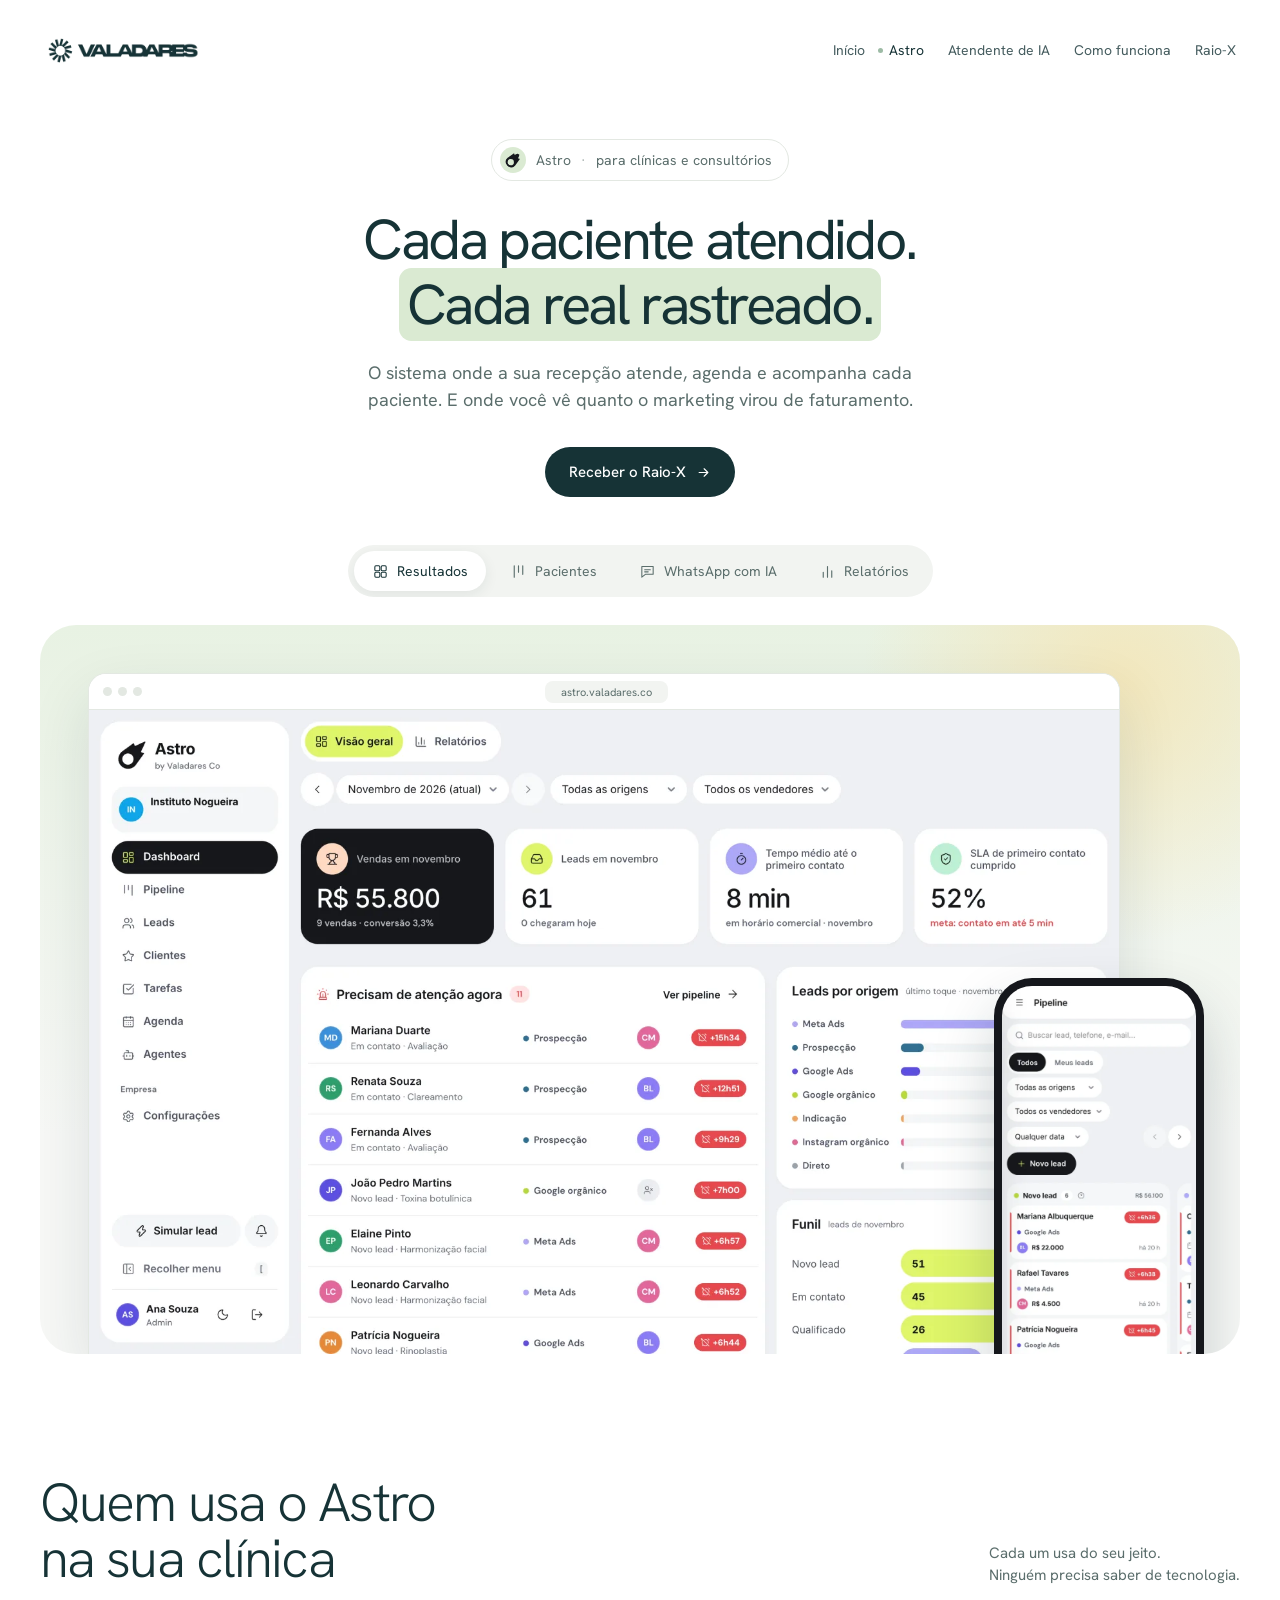
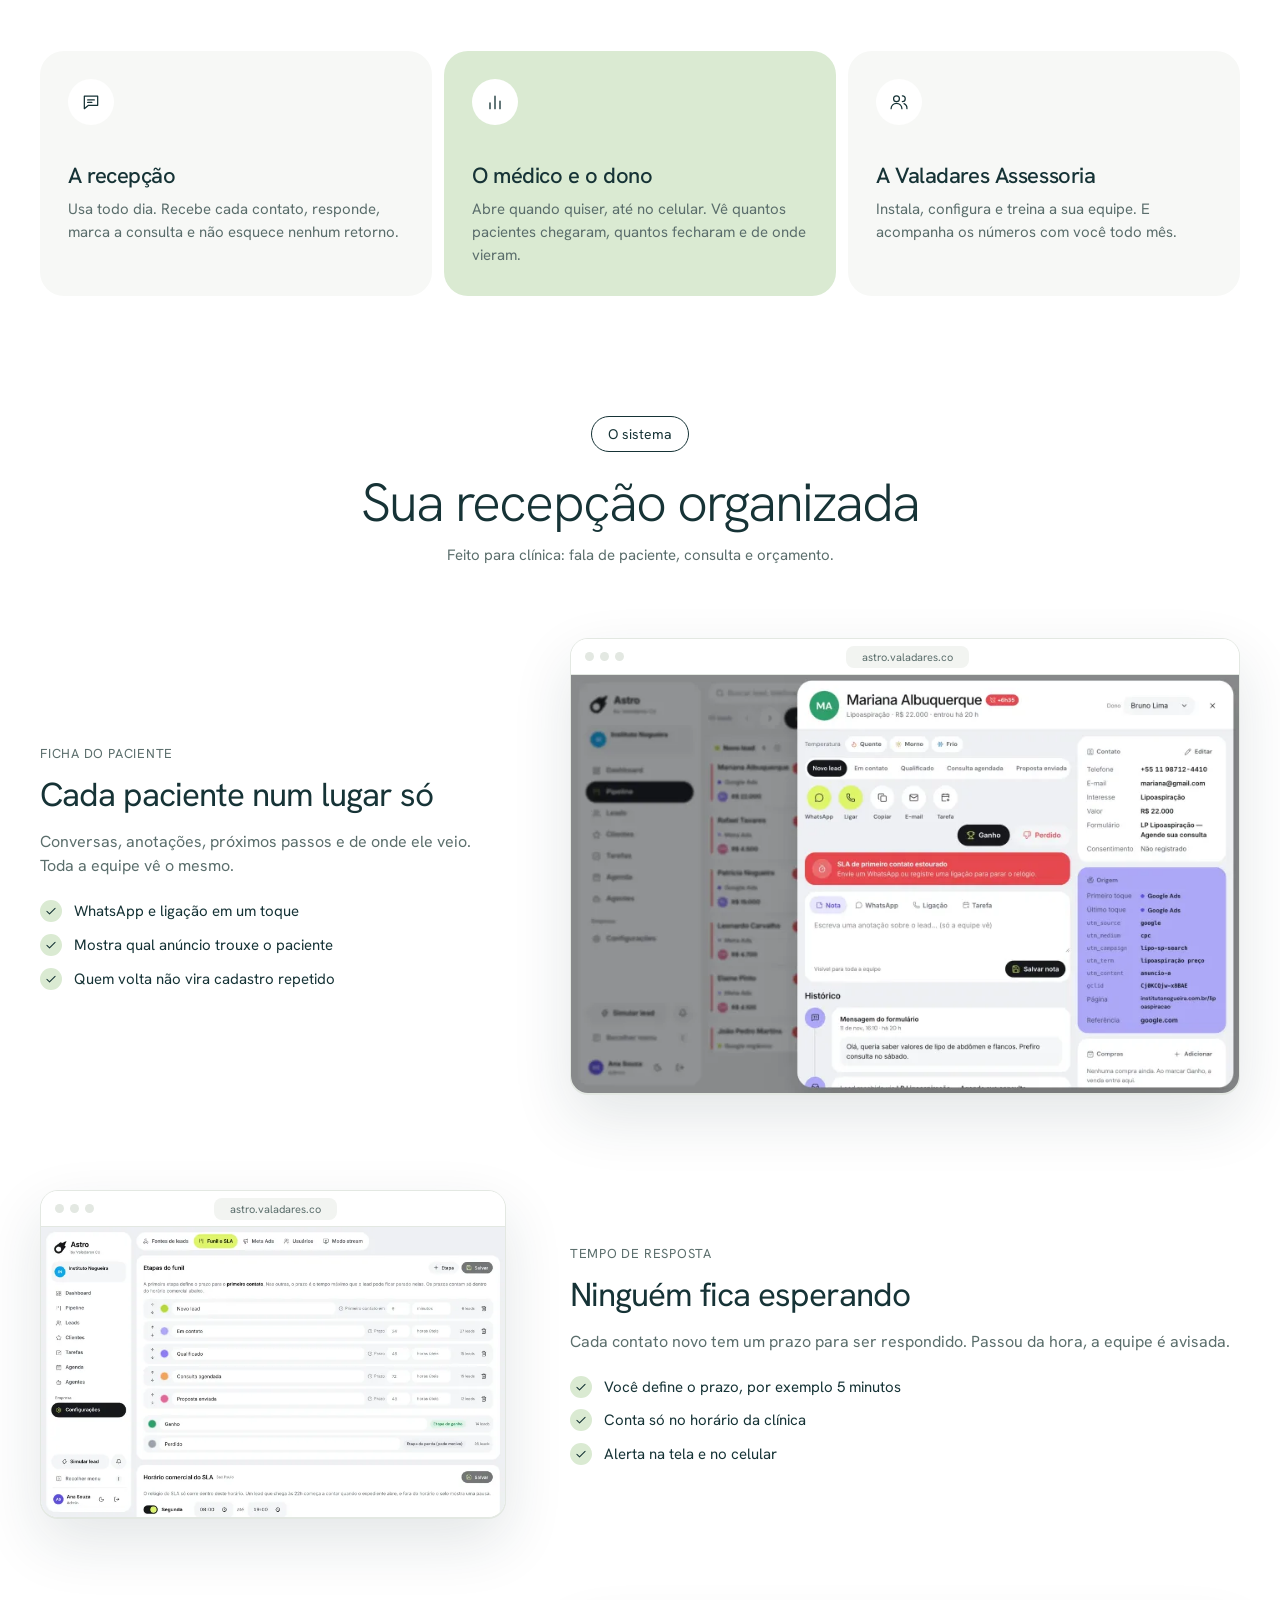
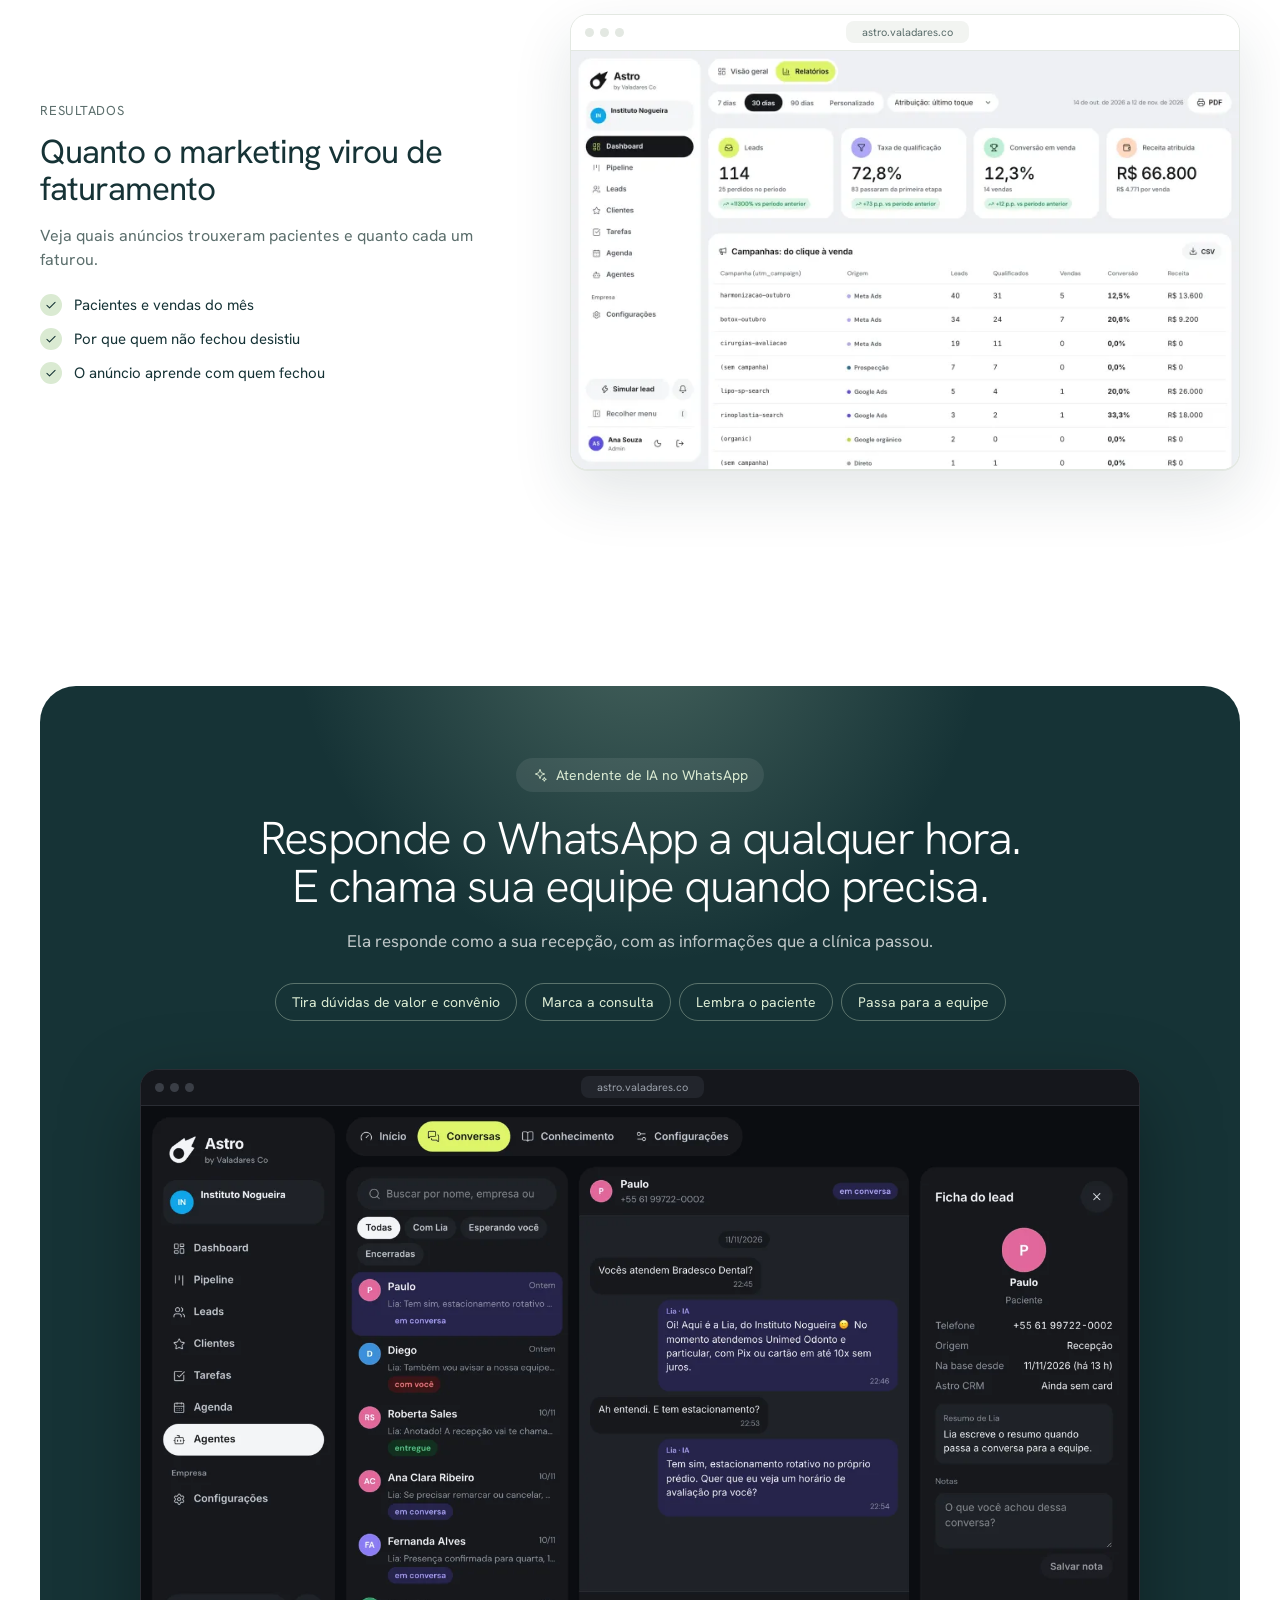
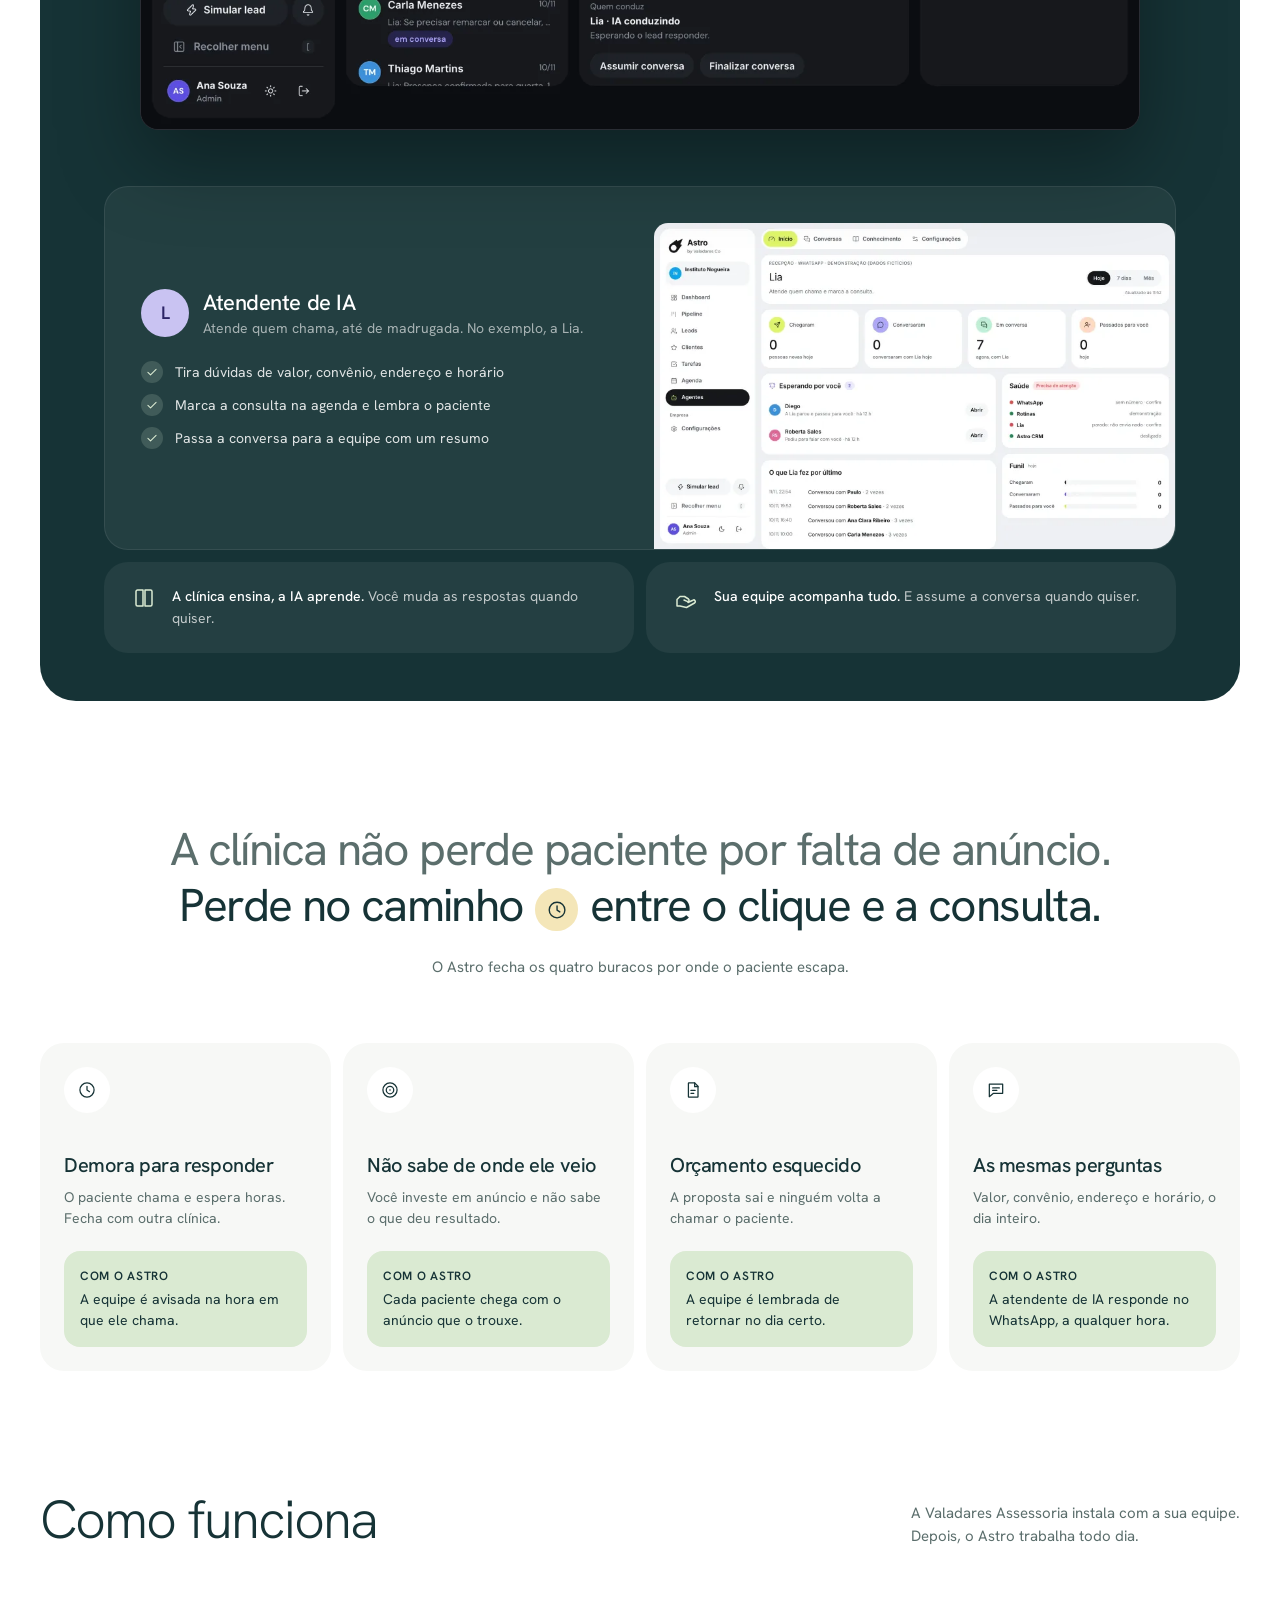
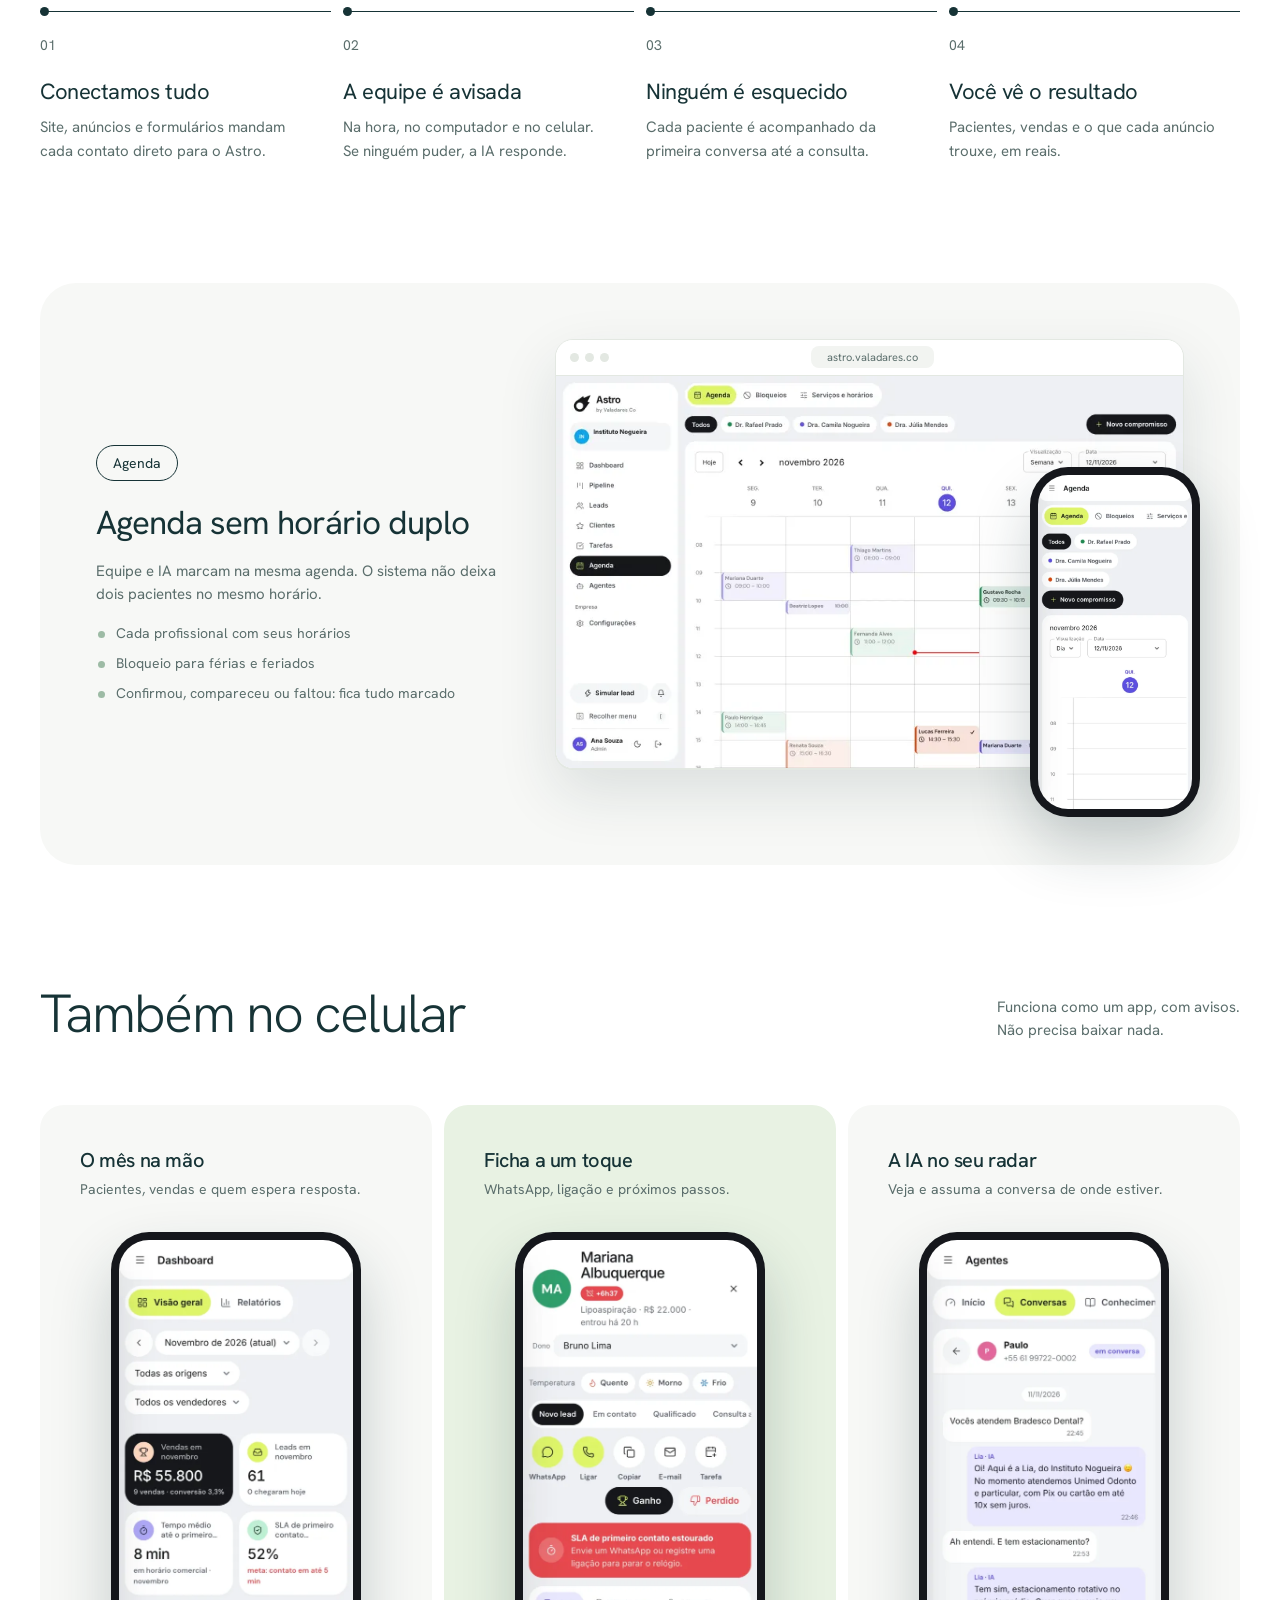
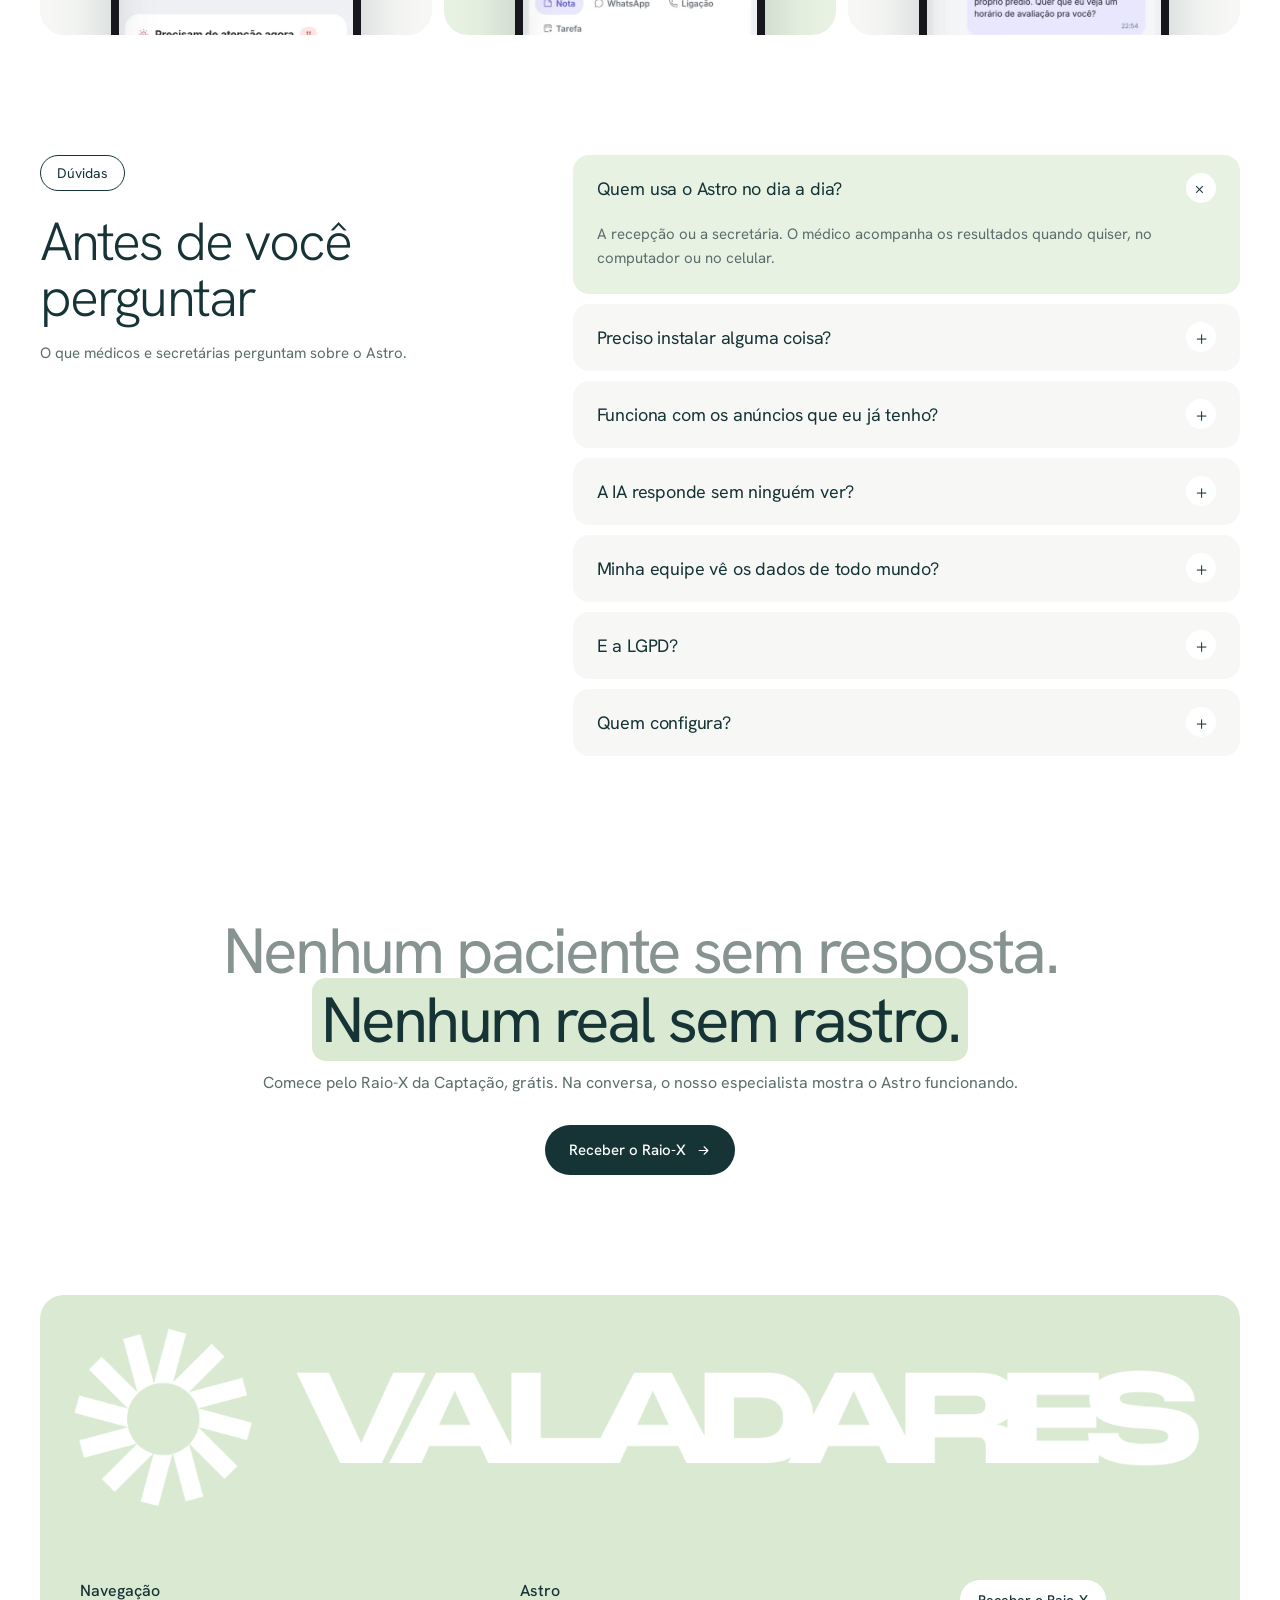
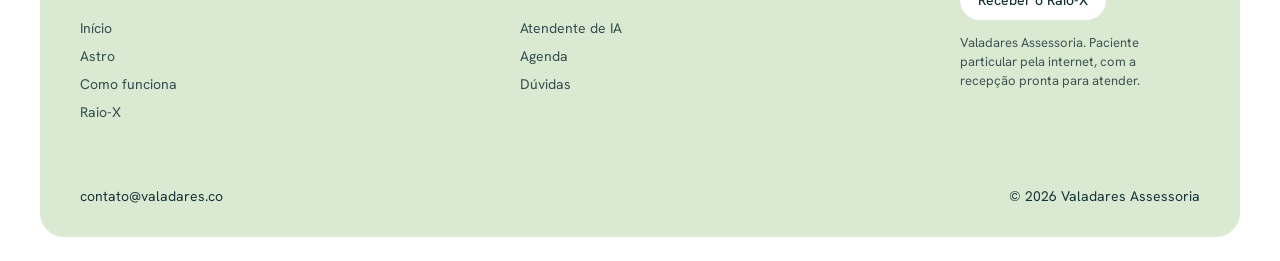
<file: astro/index.html>
<!doctype html>
<html lang="pt-BR">
<head>
  <meta charset="utf-8">
  <meta name="viewport" content="width=device-width, initial-scale=1">
  <title>Astro | CRM com atendente de IA para clínicas · Valadares Assessoria</title>
  <meta name="description" content="Astro é o CRM da Valadares Assessoria para clínicas e consultórios: a recepção atende e agenda, a atendente de IA responde no WhatsApp e o médico vê quanto o marketing faturou.">
  <link rel="canonical" href="https://www.valadares.co/astro">
  <meta property="og:locale" content="pt_BR">
  <meta property="og:type" content="website">
  <meta property="og:url" content="https://www.valadares.co/astro">
  <meta property="og:site_name" content="Valadares Assessoria">
  <meta property="og:title" content="Astro | O CRM com atendente de IA da Valadares Assessoria">
  <meta property="og:description" content="A recepção atende e agenda, a atendente de IA responde no WhatsApp e você vê quanto o marketing virou de faturamento.">
  <meta property="og:image" content="https://www.valadares.co/assets/img/astro/og-astro-2.jpg">
  <meta property="og:image:width" content="1200">
  <meta property="og:image:height" content="630">
  <meta property="og:image:alt" content="Astro, o CRM com atendente de IA da Valadares Assessoria: cada paciente atendido, cada real rastreado.">
  <meta name="twitter:card" content="summary_large_image">
  <script type="application/ld+json">
{
    "@context": "https://schema.org",
    "@graph": [
      {
        "@type": "Organization",
        "@id": "https://www.valadares.co/#org",
        "name": "Valadares Assessoria",
        "url": "https://www.valadares.co/",
        "logo": "https://www.valadares.co/assets/brand/logo-verde.png",
        "email": "contato@valadares.co",
        "description": "Marketing e vendas para clínicas particulares: anúncios, sites, CRM, integrações e atendente de IA no WhatsApp, num sistema só."
      },
      {
        "@type": "SoftwareApplication",
        "name": "Astro",
        "url": "https://www.valadares.co/astro",
        "applicationCategory": "BusinessApplication",
        "applicationSubCategory": "CRM para clínicas",
        "operatingSystem": "Web, Android, iOS",
        "inLanguage": "pt-BR",
        "publisher": {
          "@id": "https://www.valadares.co/#org"
        },
        "image": "https://www.valadares.co/assets/img/astro/og-astro-2.jpg",
        "audience": {
          "@type": "Audience",
          "audienceType": "Clínicas e consultórios particulares"
        },
        "description": "CRM para clínicas e consultórios. A recepção recebe cada contato, responde e agenda; a atendente de IA responde no WhatsApp a qualquer hora; o médico vê pacientes, vendas e o que cada anúncio trouxe.",
        "featureList": [
          "Ficha do paciente com a origem de cada contato",
          "Prazo e alerta para responder cada contato novo",
          "Atendente de IA no WhatsApp que tira dúvidas e marca consultas",
          "Agenda sem horário duplo",
          "Relatórios de pacientes, vendas e faturamento por anúncio",
          "Funciona no celular como app"
        ]
      },
      {
        "@type": "BreadcrumbList",
        "itemListElement": [
          {
            "@type": "ListItem",
            "position": 1,
            "name": "Início",
            "item": "https://www.valadares.co/"
          },
          {
            "@type": "ListItem",
            "position": 2,
            "name": "Astro",
            "item": "https://www.valadares.co/astro"
          }
        ]
      },
      {
        "@type": "FAQPage",
        "mainEntity": [
          {
            "@type": "Question",
            "name": "Quem usa o Astro no dia a dia?",
            "acceptedAnswer": {
              "@type": "Answer",
              "text": "A recepção ou a secretária. O médico acompanha os resultados quando quiser, no computador ou no celular."
            }
          },
          {
            "@type": "Question",
            "name": "Preciso instalar alguma coisa?",
            "acceptedAnswer": {
              "@type": "Answer",
              "text": "Não. O Astro funciona no navegador e pode ficar na tela do celular como um app."
            }
          },
          {
            "@type": "Question",
            "name": "Funciona com os anúncios que eu já tenho?",
            "acceptedAnswer": {
              "@type": "Answer",
              "text": "Sim. A Valadares Assessoria conecta seus anúncios, seu site e seus formulários ao Astro na instalação."
            }
          },
          {
            "@type": "Question",
            "name": "A IA responde sem ninguém ver?",
            "acceptedAnswer": {
              "@type": "Answer",
              "text": "Não. Sua equipe vê todas as conversas e pode assumir quando quiser. Quando precisa de uma pessoa, a IA passa a conversa com um resumo."
            }
          },
          {
            "@type": "Question",
            "name": "Minha equipe vê os dados de todo mundo?",
            "acceptedAnswer": {
              "@type": "Answer",
              "text": "Cada pessoa vê só o que precisa para o trabalho dela. E os dados da sua clínica são só da sua clínica."
            }
          },
          {
            "@type": "Question",
            "name": "E a LGPD?",
            "acceptedAnswer": {
              "@type": "Answer",
              "text": "O Astro registra o aceite do paciente e permite apagar ou entregar os dados dele quando ele pedir."
            }
          },
          {
            "@type": "Question",
            "name": "Quem configura?",
            "acceptedAnswer": {
              "@type": "Answer",
              "text": "A Valadares Assessoria. Configuramos tudo com você e treinamos a sua equipe."
            }
          }
        ]
      }
    ]
  }
  </script>
  <meta name="theme-color" content="#163336">
  <link rel="icon" type="image/png" href="/assets/brand/simbolo-verde.png">

  <!-- Astro CRM -->
  <script src="https://astro.valadares.co/astro.js" data-source="src_f5cb68f1d1864bdbbae436220d61ed85" async></script>

  <!-- Google tag (gtag.js) e Meta Pixel -->
  <!-- As chamadas entram na fila na hora; os scripts só baixam depois que a página abre
       (ou na primeira interação), para não disputar banda com o conteúdo do topo. -->
  <script>
    window.dataLayer = window.dataLayer || [];
    function gtag(){dataLayer.push(arguments);}
    gtag('js', new Date());
    gtag('config', 'G-8D3XC46DVR');

    !function(f){if(f.fbq)return;var n=f.fbq=function(){n.callMethod?
    n.callMethod.apply(n,arguments):n.queue.push(arguments)};
    if(!f._fbq)f._fbq=n;n.push=n;n.loaded=!0;n.version='2.0';n.queue=[];}(window);
    fbq('init', '1157603070025919');
    fbq('track', 'PageView');

    (function () {
      var done = false;
      function add(src) { var s = document.createElement('script'); s.async = true; s.src = src; document.head.appendChild(s); }
      function load() {
        if (done) return;
        done = true;
        add('https://www.googletagmanager.com/gtag/js?id=G-8D3XC46DVR');
        add('https://connect.facebook.net/en_US/fbevents.js');
      }
      if (document.readyState === 'complete') setTimeout(load, 0);
      else window.addEventListener('load', function () { setTimeout(load, 0); });
      ['pointerdown', 'keydown', 'touchstart', 'scroll'].forEach(function (e) {
        window.addEventListener(e, load, { once: true, passive: true });
      });
    })();
  </script>
  <!-- End Meta Pixel Code -->

  <link rel="preconnect" href="https://fonts.googleapis.com">
  <link rel="preconnect" href="https://fonts.gstatic.com" crossorigin>
  <!-- A fonte carrega sem travar a página: o texto aparece na hora e troca quando ela chega. -->
  <link rel="preload" as="style" href="https://fonts.googleapis.com/css2?family=Hanken+Grotesk:wght@300;400;500;600&display=swap" onload="this.onload=null;this.rel='stylesheet'">
  <noscript><link rel="stylesheet" href="https://fonts.googleapis.com/css2?family=Hanken+Grotesk:wght@300;400;500;600&display=swap"></noscript>
  <link rel="stylesheet" href="/styles.css?v=18">
  <link rel="stylesheet" href="/astro/astro.css?v=8">
</head>
<body>
<noscript><img height="1" width="1" style="display:none" alt=""
src="https://www.facebook.com/tr?id=1157603070025919&ev=PageView&noscript=1"
/></noscript>

<!-- Ícones reutilizados -->
<svg width="0" height="0" style="position:absolute" aria-hidden="true">
  <defs>
    <symbol id="i-arrow" viewBox="0 0 24 24"><path d="M5 12h14M13 6l6 6-6 6" fill="none" stroke="currentColor" stroke-width="1.8" stroke-linecap="round" stroke-linejoin="round"/></symbol>
    <symbol id="i-check" viewBox="0 0 24 24"><path d="M5 12.5l4.5 4.5L19 7.5" fill="none" stroke="currentColor" stroke-width="1.8" stroke-linecap="round" stroke-linejoin="round"/></symbol>
    <symbol id="i-grid" viewBox="0 0 24 24"><rect x="4" y="4" width="7" height="7" rx="1.5" fill="none" stroke="currentColor" stroke-width="1.5"/><rect x="13" y="4" width="7" height="7" rx="1.5" fill="none" stroke="currentColor" stroke-width="1.5"/><rect x="4" y="13" width="7" height="7" rx="1.5" fill="none" stroke="currentColor" stroke-width="1.5"/><rect x="13" y="13" width="7" height="7" rx="1.5" fill="none" stroke="currentColor" stroke-width="1.5"/></symbol>
    <symbol id="i-cols" viewBox="0 0 24 24"><path d="M6 4v16M12 4v9M18 4v12" fill="none" stroke="currentColor" stroke-width="1.6" stroke-linecap="round"/></symbol>
    <symbol id="i-chat" viewBox="0 0 24 24"><path d="M4 5h16v11H9l-5 4z" fill="none" stroke="currentColor" stroke-width="1.5" stroke-linejoin="round"/><path d="M8 9.5h8M8 12.5h5" fill="none" stroke="currentColor" stroke-width="1.5" stroke-linecap="round"/></symbol>
    <symbol id="i-clock" viewBox="0 0 24 24"><circle cx="12" cy="12" r="8.5" fill="none" stroke="currentColor" stroke-width="1.5"/><path d="M12 7.5V12l3 2" fill="none" stroke="currentColor" stroke-width="1.5" stroke-linecap="round" stroke-linejoin="round"/></symbol>
    <symbol id="i-file" viewBox="0 0 24 24"><path d="M7 3.5h7l4 4V20a.5.5 0 01-.5.5h-10.5A.5.5 0 016.5 20V4a.5.5 0 01.5-.5z" fill="none" stroke="currentColor" stroke-width="1.5" stroke-linejoin="round"/><path d="M14 3.5V8h4M9.5 12.5h5M9.5 16h3.5" fill="none" stroke="currentColor" stroke-width="1.5" stroke-linecap="round"/></symbol>
    <symbol id="i-chart" viewBox="0 0 24 24"><path d="M6 20V13M12 20V5M18 20v-9" fill="none" stroke="currentColor" stroke-width="1.6" stroke-linecap="round"/></symbol>
    <symbol id="i-users" viewBox="0 0 24 24"><circle cx="9" cy="8" r="3.5" fill="none" stroke="currentColor" stroke-width="1.5"/><path d="M2.5 20a6.5 6.5 0 0113 0M16 4.5a3.5 3.5 0 010 7M18 14a6 6 0 013.5 6" fill="none" stroke="currentColor" stroke-width="1.5" stroke-linecap="round"/></symbol>
    <symbol id="i-spark" viewBox="0 0 24 24"><path d="M12 3.5l1.9 5.1 5.1 1.9-5.1 1.9L12 17.5l-1.9-5.1L5 10.5l5.1-1.9zM18.5 15.5l.8 2.2 2.2.8-2.2.8-.8 2.2-.8-2.2-2.2-.8 2.2-.8z" fill="none" stroke="currentColor" stroke-width="1.4" stroke-linejoin="round"/></symbol>
    <symbol id="i-hand" viewBox="0 0 24 24"><path d="M3 13.5l3-3h4.5l4 2.5a1.4 1.4 0 01-1.4 2.4L10 14M3 13.5V20h3l6.5 1.5 8-4.5a1.6 1.6 0 00-1.6-2.8L14 16.5" fill="none" stroke="currentColor" stroke-width="1.5" stroke-linecap="round" stroke-linejoin="round"/></symbol>
    <symbol id="i-target" viewBox="0 0 24 24"><circle cx="12" cy="12" r="8.5" fill="none" stroke="currentColor" stroke-width="1.5"/><circle cx="12" cy="12" r="4.5" fill="none" stroke="currentColor" stroke-width="1.5"/><circle cx="12" cy="12" r="1" fill="currentColor"/></symbol>
    <symbol id="i-book" viewBox="0 0 24 24"><path d="M4 5.5A1.5 1.5 0 015.5 4H11v16H5.5A1.5 1.5 0 014 18.5zM20 5.5A1.5 1.5 0 0018.5 4H13v16h5.5a1.5 1.5 0 001.5-1.5z" fill="none" stroke="currentColor" stroke-width="1.5" stroke-linejoin="round"/></symbol>
  </defs>
</svg>

<!-- Barra fixa que aparece ao rolar -->
<div class="floatbar" id="floatbar" aria-hidden="true">
  <a href="#topo" class="floatbar__logo floatbar__logo--astro" tabindex="-1" aria-label="Astro"><img src="/assets/brand/astro-light.svg" alt=""></a>
  <nav class="floatbar__nav">
    <a href="#quem-usa" tabindex="-1">Quem usa</a>
    <a href="#ia" tabindex="-1">Atendente de IA</a>
    <a href="#como" tabindex="-1">Como funciona</a>
    <a href="#faq" tabindex="-1">Dúvidas</a>
  </nav>
  <a href="/form/" class="btn btn--dark btn--sm" tabindex="-1">Receber o Raio-X <svg><use href="#i-arrow"/></svg></a>
</div>

<div class="page" id="topo">

  <!-- HERO ------------------------------------------------------------ -->
  <header class="ahero">
    <div class="nav">
      <a href="/" class="nav__logo"><img src="/assets/brand/logo-verde-400.webp" width="161" height="33" alt="Valadares Assessoria"></a>
      <nav class="nav__links" id="navlinks">
        <a href="/">Início</a>
        <a href="#topo" class="is-active">Astro</a>
        <a href="#ia">Atendente de IA</a>
        <a href="#como">Como funciona</a>
        <a href="/form/">Raio-X</a>
      </nav>
      <button class="nav__burger" id="burger" aria-label="Abrir menu" aria-expanded="false"><span></span><span></span></button>
    </div>

    <div class="ahero__copy">
      <span class="product"><img src="/assets/brand/astro-light.svg" alt="">Astro <i>·</i> para clínicas e consultórios</span>
      <h1 class="ahero__title">Cada paciente atendido.<br><mark>Cada real rastreado.</mark></h1>
      <p class="ahero__sub">O sistema onde a sua recepção atende, agenda e acompanha cada paciente. E onde você vê quanto o marketing virou de faturamento.</p>
      <div class="ahero__ctas">
        <a href="/form/" class="btn btn--dark">Receber o Raio-X <svg><use href="#i-arrow"/></svg></a>
      </div>
    </div>

    <!-- Abas que trocam a tela mostrada (inspiração: Kommo) -->
    <div class="shots">
      <div class="tabs" role="tablist" aria-label="Telas do Astro">
        <button class="tab is-active" role="tab" aria-selected="true" aria-controls="shot-0" id="tab-0"><svg><use href="#i-grid"/></svg>Resultados</button>
        <button class="tab" role="tab" aria-selected="false" aria-controls="shot-1" id="tab-1" tabindex="-1"><svg><use href="#i-cols"/></svg>Pacientes</button>
        <button class="tab" role="tab" aria-selected="false" aria-controls="shot-2" id="tab-2" tabindex="-1"><svg><use href="#i-chat"/></svg>WhatsApp com IA</button>
        <button class="tab" role="tab" aria-selected="false" aria-controls="shot-3" id="tab-3" tabindex="-1"><svg><use href="#i-chart"/></svg>Relatórios</button>
      </div>

      <div class="shots__stage">
        <div class="browser browser--hero">
          <div class="browser__bar"><i></i><i></i><i></i><span>astro.valadares.co</span></div>
          <div class="browser__screen">
            <img id="shot-0" class="is-on" src="/assets/img/astro/dashboard-800.webp" srcset="/assets/img/astro/dashboard-600.webp 600w, /assets/img/astro/dashboard-800.webp 800w, /assets/img/astro/dashboard.webp 1600w" sizes="(max-width: 900px) calc(100vw - 72px), 1100px" width="1600" height="1000" fetchpriority="high" alt="Painel do Astro com as vendas do mês, os pacientes novos e o tempo de resposta da equipe">
            <img id="shot-1" data-src="/assets/img/astro/pipeline-800.webp" data-srcset="/assets/img/astro/pipeline-600.webp 600w, /assets/img/astro/pipeline-800.webp 800w, /assets/img/astro/pipeline.webp 1600w" sizes="(max-width: 900px) calc(100vw - 72px), 1100px" width="1600" height="1000" alt="Pacientes em andamento no Astro, organizados por etapa até a consulta">
            <img id="shot-2" data-src="/assets/img/astro/agente-recepcao-conversa-800.webp" data-srcset="/assets/img/astro/agente-recepcao-conversa-600.webp 600w, /assets/img/astro/agente-recepcao-conversa-800.webp 800w, /assets/img/astro/agente-recepcao-conversa.webp 1600w" sizes="(max-width: 900px) calc(100vw - 72px), 1100px" width="1600" height="1000" alt="Conversa no WhatsApp entre um paciente e a atendente de IA do Astro">
            <img id="shot-3" data-src="/assets/img/astro/relatorios-800.webp" data-srcset="/assets/img/astro/relatorios-600.webp 600w, /assets/img/astro/relatorios-800.webp 800w, /assets/img/astro/relatorios.webp 1600w" sizes="(max-width: 900px) calc(100vw - 72px), 1100px" width="1600" height="1000" alt="Relatório do Astro com quanto cada anúncio trouxe de pacientes e faturamento">
          </div>
        </div>
        <div class="phone phone--hero">
          <img src="/assets/img/astro/celular-pipeline-500.webp" srcset="/assets/img/astro/celular-pipeline-500.webp 500w, /assets/img/astro/celular-pipeline.webp 800w" sizes="210px" width="500" height="1083" alt="Pacientes em andamento no Astro, no celular" loading="lazy">
        </div>
      </div>
    </div>
  </header>

  <main>

  <!-- QUEM USA -------------------------------------------------------- -->
  <section class="section" id="quem-usa">
    <div class="head-row reveal">
      <h2 class="h2">Quem usa o Astro<br>na sua clínica</h2>
      <p class="muted">Cada um usa do seu jeito.<br>Ninguém precisa saber de tecnologia.</p>
    </div>
    <div class="who">
      <article class="who__card reveal">
        <span class="who__ico"><svg><use href="#i-chat"/></svg></span>
        <h3>A recepção</h3>
        <p>Usa todo dia. Recebe cada contato, responde, marca a consulta e não esquece nenhum retorno.</p>
      </article>
      <article class="who__card who__card--main reveal">
        <span class="who__ico"><svg><use href="#i-chart"/></svg></span>
        <h3>O médico e o dono</h3>
        <p>Abre quando quiser, até no celular. Vê quantos pacientes chegaram, quantos fecharam e de onde vieram.</p>
      </article>
      <article class="who__card reveal">
        <span class="who__ico"><svg><use href="#i-users"/></svg></span>
        <h3>A Valadares Assessoria</h3>
        <p>Instala, configura e treina a sua equipe. E acompanha os números com você todo mês.</p>
      </article>
    </div>
  </section>

  <!-- O SISTEMA ------------------------------------------------------- -->
  <section class="section" id="sistema">
    <div class="sec-head reveal">
      <span class="tag-outline">O sistema</span>
      <h2 class="h2">Sua recepção organizada</h2>
      <p class="muted">Feito para clínica: fala de paciente, consulta e orçamento.</p>
    </div>

    <div class="feat reveal">
      <div class="feat__copy">
        <span class="feat__k">Ficha do paciente</span>
        <h3 class="h3">Cada paciente num lugar só</h3>
        <p>Conversas, anotações, próximos passos e de onde ele veio. Toda a equipe vê o mesmo.</p>
        <ul class="ticks">
          <li><svg><use href="#i-check"/></svg>WhatsApp e ligação em um toque</li>
          <li><svg><use href="#i-check"/></svg>Mostra qual anúncio trouxe o paciente</li>
          <li><svg><use href="#i-check"/></svg>Quem volta não vira cadastro repetido</li>
        </ul>
      </div>
      <div class="browser">
        <div class="browser__bar"><i></i><i></i><i></i><span>astro.valadares.co</span></div>
        <img src="/assets/img/astro/pipeline-lead-800.webp" srcset="/assets/img/astro/pipeline-lead-800.webp 800w, /assets/img/astro/pipeline-lead.webp 1600w" sizes="(max-width: 900px) 100vw, 700px" width="1600" height="1000" alt="Ficha de uma paciente no Astro com contato, anotações, histórico e o anúncio que a trouxe" loading="lazy">
      </div>
    </div>

    <div class="feat feat--flip reveal">
      <div class="feat__copy">
        <span class="feat__k">Tempo de resposta</span>
        <h3 class="h3">Ninguém fica esperando</h3>
        <p>Cada contato novo tem um prazo para ser respondido. Passou da hora, a equipe é avisada.</p>
        <ul class="ticks">
          <li><svg><use href="#i-check"/></svg>Você define o prazo, por exemplo 5 minutos</li>
          <li><svg><use href="#i-check"/></svg>Conta só no horário da clínica</li>
          <li><svg><use href="#i-check"/></svg>Alerta na tela e no celular</li>
        </ul>
      </div>
      <div class="browser">
        <div class="browser__bar"><i></i><i></i><i></i><span>astro.valadares.co</span></div>
        <img src="/assets/img/astro/config-funil-sla-800.webp" srcset="/assets/img/astro/config-funil-sla-800.webp 800w, /assets/img/astro/config-funil-sla.webp 1600w" sizes="(max-width: 900px) 100vw, 700px" width="1600" height="1000" alt="Configuração do Astro com o prazo de 5 minutos para responder cada contato novo" loading="lazy">
      </div>
    </div>

    <div class="feat reveal">
      <div class="feat__copy">
        <span class="feat__k">Resultados</span>
        <h3 class="h3">Quanto o marketing virou de faturamento</h3>
        <p>Veja quais anúncios trouxeram pacientes e quanto cada um faturou.</p>
        <ul class="ticks">
          <li><svg><use href="#i-check"/></svg>Pacientes e vendas do mês</li>
          <li><svg><use href="#i-check"/></svg>Por que quem não fechou desistiu</li>
          <li><svg><use href="#i-check"/></svg>O anúncio aprende com quem fechou</li>
        </ul>
      </div>
      <div class="browser">
        <div class="browser__bar"><i></i><i></i><i></i><span>astro.valadares.co</span></div>
        <img src="/assets/img/astro/relatorios-800.webp" srcset="/assets/img/astro/relatorios-600.webp 600w, /assets/img/astro/relatorios-800.webp 800w, /assets/img/astro/relatorios.webp 1600w" sizes="(max-width: 900px) 100vw, 700px" width="1600" height="1000" alt="Relatório do Astro com pacientes, vendas e faturamento por anúncio" loading="lazy">
      </div>
    </div>
  </section>

  <!-- ATENDENTE DE IA ------------------------------------------------- -->
  <section class="section" id="ia">
    <div class="ai">
      <div class="ai__head">
        <span class="ai__eyebrow reveal"><svg><use href="#i-spark"/></svg>Atendente de IA no WhatsApp</span>
        <h2 class="h2 reveal">Responde o WhatsApp a qualquer hora. <br>E chama sua equipe quando precisa.</h2>
        <p class="reveal">Ela responde como a sua recepção, com as informações que a clínica passou.</p>
        <div class="chips reveal">
          <span>Tira dúvidas de valor e convênio</span>
          <span>Marca a consulta</span>
          <span>Lembra o paciente</span>
          <span>Passa para a equipe</span>
        </div>
      </div>

      <div class="browser browser--dark reveal">
        <div class="browser__bar"><i></i><i></i><i></i><span>astro.valadares.co</span></div>
        <img src="/assets/img/astro/escuro-agente-recepcao-conversa-800.webp" srcset="/assets/img/astro/escuro-agente-recepcao-conversa-800.webp 800w, /assets/img/astro/escuro-agente-recepcao-conversa.webp 1600w" sizes="(max-width: 900px) 100vw, 1000px" width="1600" height="1000" alt="Atendente de IA do Astro conversando com um paciente no WhatsApp, com o botão para a equipe assumir a conversa" loading="lazy">
      </div>

      <div class="agents agents--one">
        <article class="agent reveal">
          <div class="agent__copy">
            <div class="agent__top">
              <span class="agent__av">L</span>
              <div><b>Atendente de IA</b><small>Atende quem chama, até de madrugada. No exemplo, a Lia.</small></div>
            </div>
            <ul class="ticks ticks--light">
              <li><svg><use href="#i-check"/></svg>Tira dúvidas de valor, convênio, endereço e horário</li>
              <li><svg><use href="#i-check"/></svg>Marca a consulta na agenda e lembra o paciente</li>
              <li><svg><use href="#i-check"/></svg>Passa a conversa para a equipe com um resumo</li>
            </ul>
          </div>
          <img src="/assets/img/astro/agente-recepcao-inicio-800.webp" srcset="/assets/img/astro/agente-recepcao-inicio-800.webp 800w, /assets/img/astro/agente-recepcao-inicio.webp 1600w" sizes="(max-width: 900px) 100vw, 520px" width="1600" height="1000" alt="Tela da atendente de IA com as conversas que esperam a equipe" loading="lazy">
        </article>
      </div>

      <div class="ai__foot">
        <div class="reveal"><svg><use href="#i-book"/></svg><p><b>A clínica ensina, a IA aprende.</b> Você muda as respostas quando quiser.</p></div>
        <div class="reveal"><svg><use href="#i-hand"/></svg><p><b>Sua equipe acompanha tudo.</b> E assume a conversa quando quiser.</p></div>
      </div>
    </div>
  </section>

  <!-- DORES ----------------------------------------------------------- -->
  <section class="section" id="problema">
    <h2 class="statement reveal">
      <span class="mid">A clínica não perde paciente por falta de anúncio.</span> Perde no <span class="nw">caminho <span class="pill pill--aurora"><svg><use href="#i-clock"/></svg></span></span> entre o clique e a consulta.
    </h2>
    <p class="section__lede section__lede--wide reveal">O Astro fecha os quatro buracos por onde o paciente escapa.</p>

    <div class="pains">
      <article class="pain reveal">
        <span class="pain__ico"><svg><use href="#i-clock"/></svg></span>
        <h3>Demora para responder</h3>
        <p class="pain__dor">O paciente chama e espera horas. Fecha com outra clínica.</p>
        <p class="pain__fix"><b>Com o Astro</b> A equipe é avisada na hora em que ele chama.</p>
      </article>
      <article class="pain reveal">
        <span class="pain__ico"><svg><use href="#i-target"/></svg></span>
        <h3>Não sabe de onde ele veio</h3>
        <p class="pain__dor">Você investe em anúncio e não sabe o que deu resultado.</p>
        <p class="pain__fix"><b>Com o Astro</b> Cada paciente chega com o anúncio que o trouxe.</p>
      </article>
      <article class="pain reveal">
        <span class="pain__ico"><svg><use href="#i-file"/></svg></span>
        <h3>Orçamento esquecido</h3>
        <p class="pain__dor">A proposta sai e ninguém volta a chamar o paciente.</p>
        <p class="pain__fix"><b>Com o Astro</b> A equipe é lembrada de retornar no dia certo.</p>
      </article>
      <article class="pain reveal">
        <span class="pain__ico"><svg><use href="#i-chat"/></svg></span>
        <h3>As mesmas perguntas</h3>
        <p class="pain__dor">Valor, convênio, endereço e horário, o dia inteiro.</p>
        <p class="pain__fix"><b>Com o Astro</b> A atendente de IA responde no WhatsApp, a qualquer hora.</p>
      </article>
    </div>
  </section>

  <!-- COMO FUNCIONA --------------------------------------------------- -->
  <section class="section" id="como">
    <div class="head-row reveal">
      <h2 class="h2">Como funciona</h2>
      <p class="muted">A Valadares Assessoria instala com a sua equipe.<br>Depois, o Astro trabalha todo dia.</p>
    </div>
    <ol class="flow">
      <li class="reveal"><span class="flow__n">01</span><h3>Conectamos tudo</h3><p>Site, anúncios e formulários mandam cada contato direto para o Astro.</p></li>
      <li class="reveal"><span class="flow__n">02</span><h3>A equipe é avisada</h3><p>Na hora, no computador e no celular. Se ninguém puder, a IA responde.</p></li>
      <li class="reveal"><span class="flow__n">03</span><h3>Ninguém é esquecido</h3><p>Cada paciente é acompanhado da primeira conversa até a consulta.</p></li>
      <li class="reveal"><span class="flow__n">04</span><h3>Você vê o resultado</h3><p>Pacientes, vendas e o que cada anúncio trouxe, em reais.</p></li>
    </ol>
  </section>

  <!-- AGENDA ---------------------------------------------------------- -->
  <section class="section" id="agenda">
    <div class="soft agenda reveal">
      <div class="soft__copy">
        <span class="tag-outline">Agenda</span>
        <h2 class="h3">Agenda sem horário duplo</h2>
        <p>Equipe e IA marcam na mesma agenda. O sistema não deixa dois pacientes no mesmo horário.</p>
        <ul class="dots">
          <li>Cada profissional com seus horários</li>
          <li>Bloqueio para férias e feriados</li>
          <li>Confirmou, compareceu ou faltou: fica tudo marcado</li>
        </ul>
      </div>
      <div class="agenda__media">
        <div class="browser">
          <div class="browser__bar"><i></i><i></i><i></i><span>astro.valadares.co</span></div>
          <img src="/assets/img/astro/agenda-800.webp" srcset="/assets/img/astro/agenda-800.webp 800w, /assets/img/astro/agenda.webp 1600w" sizes="(max-width: 900px) 100vw, 700px" width="1600" height="1000" alt="Agenda semanal do Astro com três profissionais e as consultas marcadas" loading="lazy">
        </div>
        <div class="phone phone--sm">
          <img src="/assets/img/astro/celular-agenda-500.webp" srcset="/assets/img/astro/celular-agenda-500.webp 500w, /assets/img/astro/celular-agenda.webp 800w" sizes="250px" width="500" height="1083" alt="Agenda do Astro no celular" loading="lazy">
        </div>
      </div>
    </div>
  </section>

  <!-- NO CELULAR ------------------------------------------------------ -->
  <section class="section" id="celular">
    <div class="head-row reveal">
      <h2 class="h2">Também no celular</h2>
      <p class="muted">Funciona como um app, com avisos.<br>Não precisa baixar nada.</p>
    </div>
    <div class="phones">
      <figure class="reveal">
        <div class="phone"><img src="/assets/img/astro/celular-dashboard-500.webp" srcset="/assets/img/astro/celular-dashboard-500.webp 500w, /assets/img/astro/celular-dashboard.webp 800w" sizes="250px" width="500" height="1083" alt="Resultados do mês no celular" loading="lazy"></div>
        <figcaption><b>O mês na mão</b>Pacientes, vendas e quem espera resposta.</figcaption>
      </figure>
      <figure class="reveal">
        <div class="phone"><img src="/assets/img/astro/celular-pipeline-lead-500.webp" srcset="/assets/img/astro/celular-pipeline-lead-500.webp 500w, /assets/img/astro/celular-pipeline-lead.webp 800w" sizes="250px" width="500" height="1083" alt="Ficha de um paciente no celular" loading="lazy"></div>
        <figcaption><b>Ficha a um toque</b>WhatsApp, ligação e próximos passos.</figcaption>
      </figure>
      <figure class="reveal">
        <div class="phone"><img src="/assets/img/astro/celular-agente-recepcao-conversa-500.webp" srcset="/assets/img/astro/celular-agente-recepcao-conversa-500.webp 500w, /assets/img/astro/celular-agente-recepcao-conversa.webp 800w" sizes="250px" width="500" height="1083" alt="Conversa da atendente de IA no celular" loading="lazy"></div>
        <figcaption><b>A IA no seu radar</b>Veja e assuma a conversa de onde estiver.</figcaption>
      </figure>
    </div>
  </section>

  <!-- FAQ ------------------------------------------------------------- -->
  <section class="section" id="faq">
    <div class="faq">
      <div class="faq__head">
        <span class="tag-outline reveal">Dúvidas</span>
        <h2 class="h2 reveal">Antes de você perguntar</h2>
        <p class="muted reveal">O que médicos e secretárias perguntam sobre o Astro.</p>
      </div>
      <div class="faq__list">
        <details class="qa reveal" open>
          <summary>Quem usa o Astro no dia a dia?</summary>
          <p>A recepção ou a secretária. O médico acompanha os resultados quando quiser, no computador ou no celular.</p>
        </details>
        <details class="qa reveal">
          <summary>Preciso instalar alguma coisa?</summary>
          <p>Não. O Astro funciona no navegador e pode ficar na tela do celular como um app.</p>
        </details>
        <details class="qa reveal">
          <summary>Funciona com os anúncios que eu já tenho?</summary>
          <p>Sim. A Valadares Assessoria conecta seus anúncios, seu site e seus formulários ao Astro na instalação.</p>
        </details>
        <details class="qa reveal">
          <summary>A IA responde sem ninguém ver?</summary>
          <p>Não. Sua equipe vê todas as conversas e pode assumir quando quiser. Quando precisa de uma pessoa, a IA passa a conversa com um resumo.</p>
        </details>
        <details class="qa reveal">
          <summary>Minha equipe vê os dados de todo mundo?</summary>
          <p>Cada pessoa vê só o que precisa para o trabalho dela. E os dados da sua clínica são só da sua clínica.</p>
        </details>
        <details class="qa reveal">
          <summary>E a LGPD?</summary>
          <p>O Astro registra o aceite do paciente e permite apagar ou entregar os dados dele quando ele pedir.</p>
        </details>
        <details class="qa reveal">
          <summary>Quem configura?</summary>
          <p>A Valadares Assessoria. Configuramos tudo com você e treinamos a sua equipe.</p>
        </details>
      </div>
    </div>
  </section>

  <!-- CTA ------------------------------------------------------------- -->
  <section class="section cta">
    <h2 class="cta__title reveal"><span class="dim">Nenhum paciente sem resposta.</span><br><mark>Nenhum real sem rastro.</mark></h2>
    <p class="cta__sub reveal">Comece pelo Raio-X da Captação, grátis. Na conversa, o nosso especialista mostra o Astro funcionando.</p>
    <a href="/form/" class="btn btn--dark reveal">Receber o Raio-X <svg><use href="#i-arrow"/></svg></a>
  </section>

  </main>

  <!-- FOOTER ---------------------------------------------------------- -->
  <footer class="footer">
    <img src="/assets/brand/logo-branco-1600.webp" width="1600" height="327" alt="Valadares Assessoria" class="footer__logo" loading="lazy">

    <div class="footer__cols">
      <div>
        <h3>Navegação</h3>
        <a href="/">Início</a>
        <a href="#topo">Astro</a>
        <a href="#como">Como funciona</a>
        <a href="/form/">Raio-X</a>
      </div>
      <div>
        <h3>Astro</h3>
        <a href="#ia">Atendente de IA</a>
        <a href="#agenda">Agenda</a>
        <a href="#faq">Dúvidas</a>
      </div>
      <div class="footer__cta">
        <a href="/form/" class="btn btn--white btn--sm">Receber o Raio-X</a>
        <p>Valadares Assessoria. Paciente particular pela internet, com a recepção pronta para atender.</p>
      </div>
    </div>

    <div class="footer__bottom">
      <a href="mailto:contato@valadares.co">contato@valadares.co</a>
      <span>© <span id="year">2026</span> Valadares Assessoria</span>
    </div>
  </footer>

</div>

<script src="/astro/astro.js?v=5"></script>
</body>
</html>
</file>
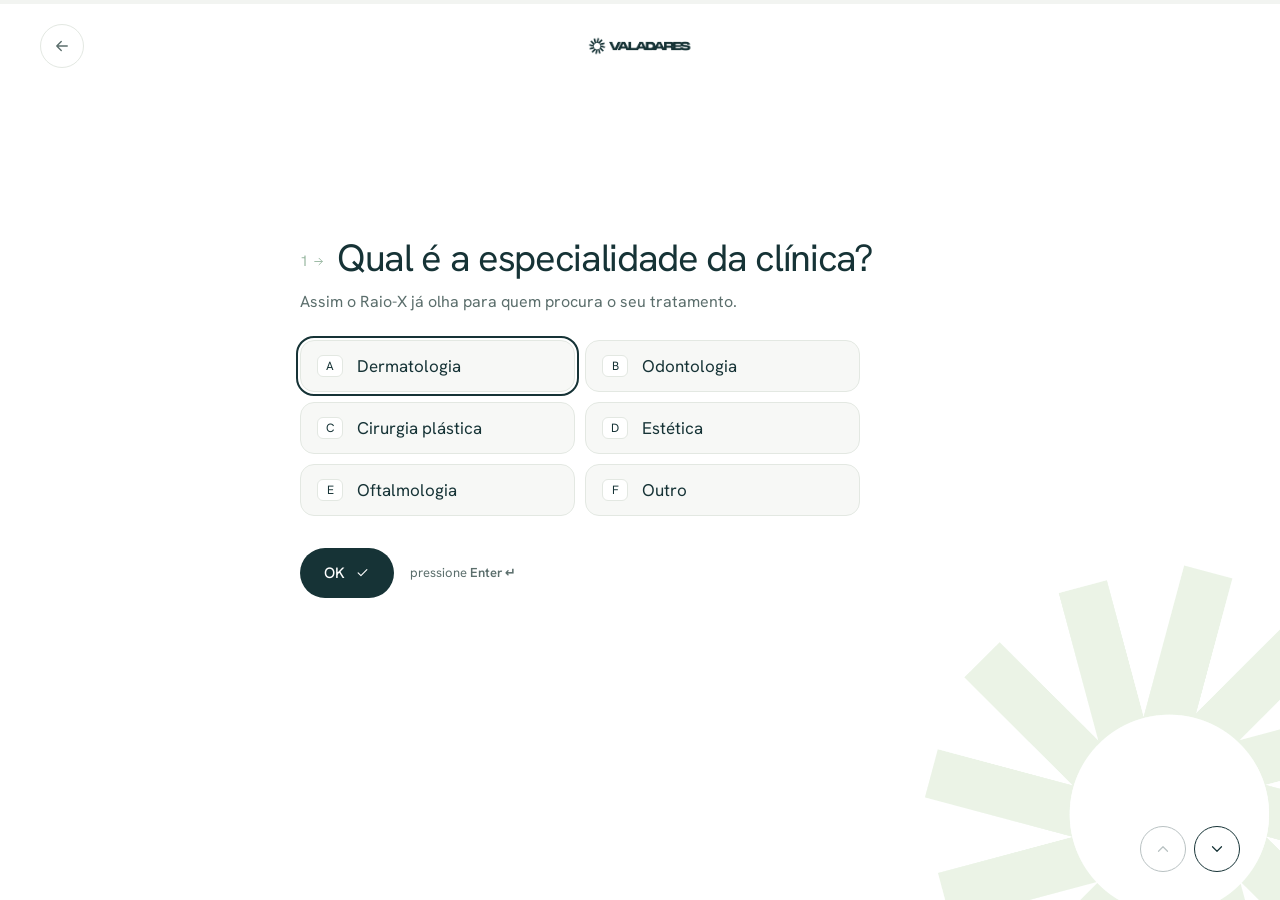
<file: form/index.html>
<!doctype html>
<html lang="pt-BR">
<head>
  <meta charset="utf-8">
  <meta name="viewport" content="width=device-width, initial-scale=1">
  <title>Raio-X da Captação da sua clínica | Valadares Assessoria</title>
  <meta name="description" content="Cinco perguntas rápidas para a Valadares Assessoria preparar o Raio-X da Captação da sua clínica, grátis.">
  <meta property="og:title" content="Raio-X da Captação | Valadares Assessoria">
  <meta property="og:description" content="Uma página sobre onde sua clínica está perdendo paciente hoje, com 3 ajustes para esta semana. Grátis, fechando ou não.">
  <meta property="og:image" content="/assets/img/medica-retrato.jpg">
  <meta name="theme-color" content="#163336">
  <meta name="robots" content="noindex">
  <link rel="icon" type="image/png" href="/assets/brand/simbolo-verde.png">

  <!-- Astro CRM -->
  <script src="https://astro.valadares.co/astro.js" data-source="src_f5cb68f1d1864bdbbae436220d61ed85" async></script>

  <!-- Google tag (gtag.js) -->
  <script async src="https://www.googletagmanager.com/gtag/js?id=G-8D3XC46DVR"></script>
  <script>
    window.dataLayer = window.dataLayer || [];
    function gtag(){dataLayer.push(arguments);}
    gtag('js', new Date());
    gtag('config', 'G-8D3XC46DVR');
  </script>

  <!-- Meta Pixel Code -->
  <script>
  !function(f,b,e,v,n,t,s)
  {if(f.fbq)return;n=f.fbq=function(){n.callMethod?
  n.callMethod.apply(n,arguments):n.queue.push(arguments)};
  if(!f._fbq)f._fbq=n;n.push=n;n.loaded=!0;n.version='2.0';
  n.queue=[];t=b.createElement(e);t.async=!0;
  t.src=v;s=b.getElementsByTagName(e)[0];
  s.parentNode.insertBefore(t,s)}(window, document,'script',
  'https://connect.facebook.net/en_US/fbevents.js');
  fbq('init', '1157603070025919');
  fbq('track', 'PageView');
  </script>
  <!-- End Meta Pixel Code -->

  <link rel="preconnect" href="https://fonts.googleapis.com">
  <link rel="preconnect" href="https://fonts.gstatic.com" crossorigin>
  <link href="https://fonts.googleapis.com/css2?family=Hanken+Grotesk:wght@300;400;500;600&display=swap" rel="stylesheet">
  <link rel="stylesheet" href="/styles.css?v=18">
</head>
<body class="form-page">
<noscript><img height="1" width="1" style="display:none" alt=""
src="https://www.facebook.com/tr?id=1157603070025919&ev=PageView&noscript=1"
/></noscript>

<!-- Ícones reutilizados -->
<svg width="0" height="0" style="position:absolute" aria-hidden="true">
  <defs>
    <symbol id="i-arrow" viewBox="0 0 24 24"><path d="M5 12h14M13 6l6 6-6 6" fill="none" stroke="currentColor" stroke-width="1.8" stroke-linecap="round" stroke-linejoin="round"/></symbol>
    <symbol id="i-trend" viewBox="0 0 24 24"><path d="M3 17l6-6 4 4 8-8M15 7h6v6" fill="none" stroke="currentColor" stroke-width="1.6" stroke-linecap="round" stroke-linejoin="round"/></symbol>
    <symbol id="i-check" viewBox="0 0 24 24"><path d="M5 12.5l4.5 4.5L19 7.5" fill="none" stroke="currentColor" stroke-width="1.8" stroke-linecap="round" stroke-linejoin="round"/></symbol>
    <symbol id="i-plus" viewBox="0 0 24 24"><path d="M12 5v14M5 12h14" fill="none" stroke="currentColor" stroke-width="1.4" stroke-linecap="round"/></symbol>
    <symbol id="i-mega" viewBox="0 0 24 24"><path d="M3 10v4a1 1 0 001 1h2l5 4V5L6 9H4a1 1 0 00-1 1zM15 8.5a5 5 0 010 7M18 6a8.5 8.5 0 010 12" fill="none" stroke="currentColor" stroke-width="1.5" stroke-linecap="round" stroke-linejoin="round"/></symbol>
    <symbol id="i-screen" viewBox="0 0 24 24"><rect x="3" y="4" width="18" height="12" rx="2" fill="none" stroke="currentColor" stroke-width="1.5"/><path d="M8 20h8M12 16v4" fill="none" stroke="currentColor" stroke-width="1.5" stroke-linecap="round"/></symbol>
    <symbol id="i-users" viewBox="0 0 24 24"><circle cx="9" cy="8" r="3.5" fill="none" stroke="currentColor" stroke-width="1.5"/><path d="M2.5 20a6.5 6.5 0 0113 0M16 4.5a3.5 3.5 0 010 7M18 14a6 6 0 013.5 6" fill="none" stroke="currentColor" stroke-width="1.5" stroke-linecap="round"/></symbol>
    <symbol id="i-loop" viewBox="0 0 24 24"><path d="M4 12a8 8 0 0113.7-5.6L20 8.7M20 4v4.7h-4.7M20 12a8 8 0 01-13.7 5.6L4 15.3M4 20v-4.7h4.7" fill="none" stroke="currentColor" stroke-width="1.5" stroke-linecap="round" stroke-linejoin="round"/></symbol>
    <symbol id="i-chart" viewBox="0 0 24 24"><path d="M6 20V13M12 20V5M18 20v-9" fill="none" stroke="currentColor" stroke-width="1.6" stroke-linecap="round"/></symbol>
    <symbol id="i-heart" viewBox="0 0 24 24"><path d="M12 20s-7.5-4.6-7.5-10.2A4.3 4.3 0 0112 7.3a4.3 4.3 0 017.5 2.5C19.5 15.4 12 20 12 20z" fill="none" stroke="currentColor" stroke-width="1.5" stroke-linejoin="round"/><path d="M7.5 12h2.5l1.3-2 2 4 1.2-2h2" fill="none" stroke="currentColor" stroke-width="1.4" stroke-linecap="round" stroke-linejoin="round"/></symbol>
    <symbol id="i-target" viewBox="0 0 24 24"><circle cx="12" cy="12" r="8.5" fill="none" stroke="currentColor" stroke-width="1.5"/><circle cx="12" cy="12" r="4.5" fill="none" stroke="currentColor" stroke-width="1.5"/><circle cx="12" cy="12" r="1" fill="currentColor"/></symbol>
    <symbol id="i-chat" viewBox="0 0 24 24"><path d="M4 5h16v11H9l-5 4z" fill="none" stroke="currentColor" stroke-width="1.5" stroke-linejoin="round"/><path d="M8 9.5h8M8 12.5h5" fill="none" stroke="currentColor" stroke-width="1.5" stroke-linecap="round"/></symbol>
    <symbol id="i-mail" viewBox="0 0 24 24"><rect x="3" y="5" width="18" height="14" rx="2" fill="none" stroke="currentColor" stroke-width="1.6"/><path d="M3.5 6.5l8.5 6.5 8.5-6.5" fill="none" stroke="currentColor" stroke-width="1.6" stroke-linejoin="round"/></symbol>
    <symbol id="i-search" viewBox="0 0 24 24"><circle cx="11" cy="11" r="6.5" fill="none" stroke="currentColor" stroke-width="1.6"/><path d="M16 16l4 4" stroke="currentColor" stroke-width="1.6" stroke-linecap="round"/></symbol>
    <symbol id="i-clip" viewBox="0 0 24 24"><rect x="5" y="4" width="14" height="17" rx="2" fill="none" stroke="currentColor" stroke-width="1.5"/><path d="M9 4h6v3H9zM8.5 12h7M8.5 15.5h4.5" fill="none" stroke="currentColor" stroke-width="1.5" stroke-linecap="round"/></symbol>
    <symbol id="i-chev" viewBox="0 0 24 24"><path d="M9 6l6 6-6 6" fill="none" stroke="currentColor" stroke-width="1.6" stroke-linecap="round" stroke-linejoin="round"/></symbol>
    <symbol id="i-back" viewBox="0 0 24 24"><path d="M19 12H5M11 6l-6 6 6 6" fill="none" stroke="currentColor" stroke-width="1.8" stroke-linecap="round" stroke-linejoin="round"/></symbol>
  </defs>
</svg>

<!-- Formulário de diagnóstico (estilo Typeform) -->
<div class="quiz is-open" id="quiz" aria-labelledby="quiz-title">
  <div class="quiz__progress"><span id="quiz-bar"></span></div>
  <div class="quiz__top">
    <a href="/" class="quiz__back" aria-label="Voltar para a home"><svg><use href="#i-back"/></svg></a>
    <a href="/" class="quiz__home"><img src="/assets/brand/logo-verde.png" alt="Valadares Assessoria" class="quiz__logo"></a>
    <span class="quiz__spacer" aria-hidden="true"></span>
  </div>

  <form class="quiz__form" id="quiz-form" data-astro-name="Diagnóstico — Site Valadares" method="post" novalidate>
    <h1 class="sr-only" id="quiz-title">Raio-X da Captação da sua clínica</h1>

    <fieldset class="q" data-step="0">
      <legend class="q__title"><span class="q__n">1 <svg><use href="#i-arrow"/></svg></span>Qual é a especialidade da clínica?</legend>
      <p class="q__help">Assim o Raio-X já olha para quem procura o seu tratamento.</p>
      <div class="q__opts">
        <label class="opt"><input type="radio" name="especialidade" value="Dermatologia"><kbd>A</kbd>Dermatologia</label>
        <label class="opt"><input type="radio" name="especialidade" value="Odontologia"><kbd>B</kbd>Odontologia</label>
        <label class="opt"><input type="radio" name="especialidade" value="Cirurgia plástica"><kbd>C</kbd>Cirurgia plástica</label>
        <label class="opt"><input type="radio" name="especialidade" value="Estética"><kbd>D</kbd>Estética</label>
        <label class="opt"><input type="radio" name="especialidade" value="Oftalmologia"><kbd>E</kbd>Oftalmologia</label>
        <label class="opt"><input type="radio" name="especialidade" value="Outro"><kbd>F</kbd>Outro</label>
      </div>
      <input class="q__input q__other" type="text" name="especialidade_outro" maxlength="60" placeholder="Qual especialidade?" hidden>
    </fieldset>

    <fieldset class="q" data-step="1">
      <legend class="q__title"><span class="q__n">2 <svg><use href="#i-arrow"/></svg></span>Qual é a sua função na clínica?</legend>
      <p class="q__help">Cada função enxerga um lado diferente do problema.</p>
      <div class="q__opts">
        <label class="opt"><input type="radio" name="funcao" value="Médico"><kbd>A</kbd>Médico(a)</label>
        <label class="opt"><input type="radio" name="funcao" value="Dono"><kbd>B</kbd>Dono(a)</label>
        <label class="opt"><input type="radio" name="funcao" value="Responsável"><kbd>C</kbd>Responsável</label>
        <label class="opt"><input type="radio" name="funcao" value="Comercial"><kbd>D</kbd>Comercial</label>
        <label class="opt"><input type="radio" name="funcao" value="Recepcionista"><kbd>E</kbd>Recepcionista</label>
        <label class="opt"><input type="radio" name="funcao" value="Outro"><kbd>F</kbd>Outro</label>
      </div>
      <input class="q__input q__other" type="text" name="funcao_outro" maxlength="60" placeholder="Qual função?" hidden>
    </fieldset>

    <fieldset class="q" data-step="2">
      <legend class="q__title"><span class="q__n">3 <svg><use href="#i-arrow"/></svg></span>Como podemos te chamar?</legend>
      <input class="q__input" type="text" name="nome" maxlength="80" placeholder="Digite seu nome" autocomplete="name" data-required>
    </fieldset>

    <fieldset class="q" data-step="3">
      <legend class="q__title"><span class="q__n">4 <svg><use href="#i-arrow"/></svg></span>Qual é o seu WhatsApp<span class="q__name"></span>?</legend>
      <p class="q__help">Com DDD. É por ele que mandamos o seu Raio-X. Nada de spam.</p>
      <input class="q__input" type="tel" name="telefone" maxlength="16" placeholder="(00) 00000-0000" autocomplete="tel" inputmode="tel" data-required>
    </fieldset>

    <fieldset class="q" data-step="4">
      <legend class="q__title"><span class="q__n">5 <svg><use href="#i-arrow"/></svg></span>Qual é o nome da clínica e a cidade?</legend>
      <p class="q__help">É com isso que a gente encontra a clínica no Google e monta o Raio-X.</p>
      <input class="q__input" type="text" name="clinica" maxlength="100" placeholder="Ex.: Clínica Aurora, Belo Horizonte" autocomplete="organization" data-required>
    </fieldset>

    <!-- Campo-armadilha para robôs: pessoas não veem nem preenchem -->
    <div class="hp" aria-hidden="true"><label>Site <input type="text" name="website" tabindex="-1" autocomplete="off"></label></div>
    <input type="hidden" name="event_id">
    <input type="hidden" name="utm_source"><input type="hidden" name="utm_medium"><input type="hidden" name="utm_campaign"><input type="hidden" name="utm_content"><input type="hidden" name="utm_term">

    <div class="q__actions">
      <button type="button" class="btn btn--dark" id="quiz-next">OK <svg><use href="#i-check"/></svg></button>
      <button type="submit" class="btn btn--dark" id="quiz-submit" hidden>Enviar <svg><use href="#i-arrow"/></svg></button>
      <span class="q__enter">pressione <b>Enter ↵</b></span>
    </div>
    <p class="q__error" id="quiz-error" role="alert"></p>

    <div class="q q--done" data-step="done">
      <span class="quiz__ok"><svg><use href="#i-check"/></svg></span>
      <h3 class="q__title">Recebemos seu contato<span class="q__name"></span>.</h3>
      <p class="q__help">A gente vai preparar o Raio-X da Captação da sua clínica e te mandar pelo WhatsApp.</p>
      <a href="/" class="btn btn--mint" id="quiz-finish">Voltar ao site</a>
    </div>
  </form>

  <div class="quiz__nav">
    <button type="button" class="circle circle--line" id="quiz-prev" aria-label="Pergunta anterior"><svg style="transform:rotate(-90deg)"><use href="#i-chev"/></svg></button>
    <button type="button" class="circle circle--line" id="quiz-fwd" aria-label="Próxima pergunta"><svg style="transform:rotate(90deg)"><use href="#i-chev"/></svg></button>
  </div>
</div>

<script src="/form/form.js?v=3"></script>
</body>
</html>
</file>
<file: styles.css>
/* Valadares — site institucional
   Paleta e tipografia do brandbook (Hanken Grotesk, verde, menta, aurora, sálvia, névoa) */

:root {
  --verde: #163336;
  --verde-2: #1f4447;
  --tinta-2: #5B6E6C;
  --cinza-txt: #A9B3B1;
  --menta: #DAEAD2;
  --menta-2: #E8F2E3;
  --aurora: #F4E6B8;
  --aurora-2: #FAF2D9;
  --salvia: #9DBBA5;
  --salvia-2: #DCE8DF;
  --nevoa: #F2F4F1;
  --nevoa-2: #F7F8F6;
  --linha: #E3E8E2;
  --branco: #FFFFFF;

  --f: "Hanken Grotesk", ui-sans-serif, system-ui, -apple-system, "Segoe UI", sans-serif;
  --max: 1280px;
  --gutter: 40px;
  --r: 24px;
  --r-s: 16px;
  --ease: cubic-bezier(.2, .7, .2, 1);
}

* { box-sizing: border-box; }
html { scroll-behavior: smooth; -webkit-text-size-adjust: 100%; }
body {
  margin: 0;
  font-family: var(--f);
  font-weight: 400;
  color: var(--verde);
  background: var(--branco);
  -webkit-font-smoothing: antialiased;
  overflow-x: hidden;
}
img { display: block; max-width: 100%; height: auto; }
a { color: inherit; text-decoration: none; }
button, input, select { font: inherit; color: inherit; }
svg { width: 1em; height: 1em; flex: none; }
mark {
  background: var(--menta);
  color: inherit;
  padding: 0 .14em;
  border-radius: .22em;
  -webkit-box-decoration-break: clone;
  box-decoration-break: clone;
}

.page { max-width: var(--max); margin: 0 auto; padding: 0 var(--gutter); }
.section { padding: 120px 0 0; scroll-margin-top: 90px; }

/* Tipografia --------------------------------------------------------- */
.h2 {
  font-size: clamp(34px, 4.2vw, 56px);
  font-weight: 300;
  letter-spacing: -.035em;
  line-height: 1.05;
  margin: 0;
}
.h3 {
  font-size: clamp(26px, 2.6vw, 36px);
  font-weight: 400;
  letter-spacing: -.03em;
  line-height: 1.1;
  margin: 0;
}
.muted { color: var(--tinta-2); margin: 0; line-height: 1.5; font-size: 15px; }
.dim { color: #869391; }
/* Mantém a palavra e o ícone juntos na quebra de linha */
.nw { white-space: nowrap; }

.statement {
  font-size: clamp(28px, 3.6vw, 48px);
  font-weight: 400;
  letter-spacing: -.035em;
  line-height: 1.22;
  text-align: center;
  max-width: 980px;
  margin: 0 auto;
}
.statement--left { text-align: left; max-width: 900px; margin: 0; }
.section__lede { text-align: center; color: var(--tinta-2); max-width: 460px; margin: 22px auto 64px; font-size: 15px; line-height: 1.55; }

.pill {
  display: inline-grid;
  place-items: center;
  width: 1.15em;
  height: 1.15em;
  border-radius: 50%;
  font-size: .8em;
  vertical-align: .02em;
  margin: 0 .04em;
}
.pill svg { width: .6em; height: .6em; }
.pill--mint { background: var(--menta); }
.pill--aurora { background: var(--aurora); }
.pill--sage { background: var(--salvia-2); }
.pill--lg { border-radius: .3em; }

.bullet {
  font-size: 13px;
  line-height: 1.4;
  margin: 0;
  position: relative;
  padding-left: 16px;
}
.bullet::before {
  content: "";
  position: absolute;
  left: 0;
  top: .5em;
  width: 6px;
  height: 6px;
  border-radius: 50%;
  background: var(--verde);
}

.tag-outline {
  display: inline-block;
  border: 1px solid var(--verde);
  border-radius: 999px;
  padding: 8px 16px;
  font-size: 14px;
}

.label {
  display: inline-block;
  background: var(--branco);
  border-radius: 10px;
  padding: 10px 14px;
  font-size: 14px;
  line-height: 1.2;
  box-shadow: 0 6px 20px rgba(22, 51, 54, .06);
}

/* Botões ------------------------------------------------------------- */
.btn {
  display: inline-flex;
  align-items: center;
  justify-content: center;
  gap: 10px;
  border: 0;
  border-radius: 999px;
  padding: 15px 24px;
  font-size: 15px;
  font-weight: 500;
  cursor: pointer;
  white-space: nowrap;
  transition: transform .3s var(--ease), background .3s var(--ease), box-shadow .3s var(--ease);
}
.btn svg { transition: transform .3s var(--ease); }
.btn:hover { transform: translateY(-2px); }
.btn:hover svg { transform: translateX(3px); }
.btn--dark { background: var(--verde); color: var(--branco); }
.btn--dark:hover { background: var(--verde-2); box-shadow: 0 10px 24px rgba(22, 51, 54, .22); }
.btn--mint { background: var(--menta); color: var(--verde); }
.btn--mint:hover { background: #cfe3c5; }
.btn--white { background: var(--branco); color: var(--verde); }
.btn--sm { padding: 11px 18px; font-size: 14px; }
.btn--block { width: 100%; padding: 18px 24px; }

.circle {
  width: 46px;
  height: 46px;
  border-radius: 50%;
  display: grid;
  place-items: center;
  background: var(--branco);
  border: 0;
  cursor: pointer;
  font-size: 18px;
  transition: transform .3s var(--ease), background .3s;
}
.circle:hover { transform: scale(1.06); }
.circle--line { background: transparent; border: 1px solid var(--verde); }
.circle--line:hover { background: var(--verde); color: var(--branco); }

/* Barra flutuante ---------------------------------------------------- */
.floatbar {
  position: fixed;
  top: 16px;
  left: 50%;
  z-index: 50;
  display: flex;
  align-items: center;
  gap: 26px;
  padding: 7px 7px 7px 10px;
  background: rgba(255, 255, 255, .82);
  backdrop-filter: saturate(1.4) blur(14px);
  -webkit-backdrop-filter: saturate(1.4) blur(14px);
  border: 1px solid var(--linha);
  border-radius: 999px;
  box-shadow: 0 10px 30px rgba(22, 51, 54, .08);
  opacity: 0;
  transform: translate(-50%, -140%);
  transition: transform .5s var(--ease), opacity .3s;
}
.floatbar.is-on { transform: translate(-50%, 0); opacity: 1; }
/* Com left: 50% a barra só teria meia tela de largura; no celular o botão espremia o logo até sumir. */
.floatbar { width: max-content; }
.floatbar__logo { flex: none; }
.floatbar__logo img { width: 34px; height: 34px; }
.floatbar__nav { display: flex; gap: 22px; font-size: 14px; }
.floatbar__nav a { opacity: .75; transition: opacity .2s; }
.floatbar__nav a:hover { opacity: 1; }

/* Hero --------------------------------------------------------------- */
.hero {
  display: grid;
  grid-template-columns: 1fr 1.02fr;
  gap: 20px;
  padding-top: 20px;
  min-height: min(860px, 100vh);
}
.hero__left { display: flex; flex-direction: column; padding: 14px 0 6px; }

.nav { display: flex; align-items: center; justify-content: space-between; gap: 24px; }
.nav__logo { flex: none; }
.nav__logo img { height: 32.5px; width: auto; }
.nav__links { display: flex; gap: 24px; font-size: 14px; white-space: nowrap; }
.nav__links a { position: relative; opacity: .8; transition: opacity .2s; }
.nav__links a:hover, .nav__links a.is-active { opacity: 1; }
.nav__links a.is-active::before {
  content: "";
  position: absolute;
  left: -11px;
  top: 50%;
  width: 5px;
  height: 5px;
  margin-top: -2.5px;
  border-radius: 50%;
  background: var(--salvia);
}
.nav__burger { display: none; }

.hero__copy { margin: auto 0; padding: 60px 0; }
.hero__title {
  font-size: clamp(40px, 4.6vw, 64px);
  font-weight: 400;
  letter-spacing: -.045em;
  line-height: 1.06;
  margin: 0 0 22px;
  max-width: 580px;
}
.hero__sub { color: var(--tinta-2); font-size: 18px; line-height: 1.5; max-width: 470px; margin: 0 0 36px; }
.hero__ctas { display: flex; gap: 12px; flex-wrap: wrap; }

.hero__foot { display: flex; flex-direction: column; gap: 18px; }
.proof { display: flex; align-items: center; gap: 16px; }
.proof__faces { display: flex; }
.proof__faces img {
  width: 44px;
  height: 44px;
  border-radius: 50%;
  object-fit: cover;
  border: 2px solid var(--branco);
  margin-left: -12px;
}
.proof__faces img:first-child { margin-left: 0; }
.proof strong { display: block; font-weight: 500; font-size: 16px; }
.proof span { font-size: 13px; color: var(--tinta-2); }

.hero__media {
  position: relative;
  border-radius: var(--r);
  overflow: hidden;
  background: var(--nevoa);
  min-height: 560px;
}
.hero__img { position: absolute; inset: 0; width: 100%; height: 100%; object-fit: cover; object-position: 40% 35%; }
.hero__cards {
  position: absolute;
  right: 18px;
  bottom: 18px;
  display: flex;
  flex-direction: column;
  align-items: flex-end;
  gap: 10px;
}

.mini {
  display: flex;
  align-items: center;
  gap: 12px;
  background: var(--branco);
  border-radius: 16px;
  padding: 10px 16px 10px 10px;
  box-shadow: 0 14px 34px rgba(22, 51, 54, .12);
  font-size: 13px;
  line-height: 1.3;
}
.mini > img { width: 62px; height: 62px; border-radius: 10px; object-fit: cover; }
.mini b { display: block; font-weight: 500; font-size: 14px; }
.mini span { display: block; color: var(--tinta-2); }
.mini .tag {
  display: inline-block;
  margin-top: 6px;
  font-style: normal;
  font-size: 11px;
  background: var(--aurora);
  padding: 3px 8px;
  border-radius: 6px;
}
.mini--row { padding: 8px 18px 8px 8px; border-radius: 999px; }
.mini .ico {
  width: 36px;
  height: 36px;
  border-radius: 50%;
  display: grid;
  place-items: center;
  background: var(--menta);
  font-size: 18px;
}
.mini--stack { flex-direction: column; align-items: flex-start; padding: 14px 16px; max-width: 190px; }

.float-a { animation: bob 6s ease-in-out infinite; }
.float-b { animation: bob 6s ease-in-out -3s infinite; }
@keyframes bob { 50% { transform: translateY(-6px); } }

.deco {
  position: absolute;
  width: 230px;
  right: -80px;
  bottom: -90px;
  opacity: .9;
  pointer-events: none;
  transition: transform 1.4s var(--ease);
}

/* Funil -------------------------------------------------------------- */
.head-row { display: flex; align-items: flex-end; justify-content: space-between; gap: 24px; margin-bottom: 64px; }
.funnel {
  --fl: #A9C3B1;
  position: relative;
  display: grid;
  grid-template-columns: 1.15fr 250px 1fr 1fr;
  gap: 52px;
  padding: 44px 44px 120px;
  background: var(--nevoa-2);
  border-radius: 36px;
  overflow: hidden;
}
.funnel__lines { position: absolute; inset: 0; width: 100%; height: 100%; pointer-events: none; overflow: visible; }
.funnel__lines path { fill: none; stroke: var(--fl); stroke-width: 1.3; }
.funnel__lines .flow { stroke-dasharray: 3 6; animation: fdash 1.6s linear infinite; }
.funnel__lines .solid { stroke: #BCD0C2; }
.funnel__lines .loop { stroke: var(--salvia); stroke-width: 1.5; stroke-dasharray: 5 6; animation: fdash 1.4s linear infinite; }
.funnel__lines circle { fill: var(--branco); stroke: var(--fl); stroke-width: 1.3; }
.funnel__lines .arrow { fill: var(--salvia); stroke: none; }
@keyframes fdash { to { stroke-dashoffset: -18; } }

.fstage { position: relative; z-index: 1; display: flex; flex-direction: column; align-items: center; gap: 28px; min-width: 0; }
.fstage__tag {
  display: inline-flex;
  align-items: center;
  gap: 8px;
  background: var(--branco);
  border: 1px solid var(--linha);
  border-radius: 999px;
  padding: 7px 14px 7px 8px;
  font-size: 14px;
}
.fstage__tag b {
  font-weight: 500;
  font-size: 11px;
  background: var(--menta);
  border-radius: 999px;
  padding: 3px 7px;
}
.fstage__body { position: relative; flex: 1; width: 100%; display: flex; flex-direction: column; justify-content: center; gap: 14px; }

.fcard {
  position: relative;
  background: var(--branco);
  border: 1px solid var(--linha);
  border-radius: 18px;
  padding: 16px;
  box-shadow: 0 10px 30px rgba(22, 51, 54, .05);
  font-size: 13px;
}
.fcard__head { display: flex; justify-content: space-between; align-items: center; gap: 8px; margin-bottom: 12px; }
.fcard__head b { font-weight: 500; font-size: 15px; }
.fcard__head small { color: var(--cinza-txt); font-size: 12px; }
.fcard__ico { width: 28px; height: 28px; border-radius: 50%; background: var(--menta); display: grid; place-items: center; font-size: 14px; }
.ftag { display: inline-block; background: var(--menta); border-radius: 8px; padding: 5px 10px; font-size: 12px; }

/* 01 anúncio */
.fstage--ads .fstage__body { align-items: center; }
.fad { width: 100%; max-width: 210px; padding: 12px; }
.fad__head { display: flex; align-items: center; gap: 8px; margin-bottom: 10px; }
.fad__head b { display: block; font-weight: 500; font-size: 13px; }
.fad__head small { display: block; font-size: 11px; color: var(--cinza-txt); }
.fad__logo { width: 28px; height: 28px; border-radius: 50%; background: var(--menta); display: grid; place-items: center; }
.fad__logo img { width: 17px; }
.fad__img { width: 100%; height: 120px; object-fit: cover; border-radius: 10px; }
.fad__cta { display: flex; justify-content: space-between; align-items: center; margin-top: 10px; padding: 8px 10px; border-radius: 8px; background: var(--nevoa); font-size: 12px; font-weight: 500; }
.fch {
  position: absolute;
  z-index: 2;
  width: 40px;
  height: 40px;
  border-radius: 50%;
  background: var(--branco);
  border: 1px solid var(--linha);
  display: grid;
  place-items: center;
  font-size: 19px;
  color: var(--verde);
  box-shadow: 0 6px 16px rgba(22, 51, 54, .06);
}
.fch--1 { top: 2%; left: 0; }
.fch--2 { top: 24%; left: -14px; }
.fch--3 { bottom: 22%; left: -10px; }
.fch--4 { bottom: 0; left: 18%; }
.fstage--ads .fad { margin-left: 56px; width: calc(100% - 56px); }

/* 02 página */
.fphone {
  position: relative;
  width: 100%;
  max-width: 250px;
  margin: 0 auto;
  background: var(--branco);
  border: 1.5px solid #C5D5CA;
  border-radius: 38px;
  padding: 40px 18px 18px;
  box-shadow: 0 0 0 7px var(--branco), 0 0 0 8.5px #C5D5CA, 0 30px 60px rgba(22, 51, 54, .08);
}
.fphone__notch { position: absolute; top: 12px; left: 50%; width: 74px; height: 18px; margin-left: -37px; border-radius: 99px; border: 1.5px solid #C5D5CA; }
.fphone__bar { display: flex; align-items: center; gap: 6px; font-size: 11px; font-weight: 500; margin-bottom: 14px; }
.fphone__dot { width: 10px; height: 10px; border-radius: 50%; background: var(--salvia); }
.fphone__title { font-size: 19px; letter-spacing: -.03em; line-height: 1.15; margin: 0 0 10px; }
.fphone__line { display: block; height: 6px; border-radius: 4px; background: var(--nevoa); margin-bottom: 6px; }
.fphone__line--s { width: 62%; margin-bottom: 14px; }
.fphone__field { border-bottom: 1px solid var(--linha); padding: 4px 0 6px; margin-bottom: 8px; }
.fphone__field small { display: block; font-size: 10px; color: var(--cinza-txt); }
.fphone__field span { font-size: 12px; }
.fphone__btn { margin: 12px 0 16px; background: var(--verde); color: var(--branco); border-radius: 999px; text-align: center; font-size: 12px; padding: 9px; }
.fphone__track { display: flex; align-items: center; gap: 10px; background: var(--menta-2); border-radius: 14px; padding: 10px; }
.fphone__track p { margin: 0; font-size: 11px; line-height: 1.35; color: var(--tinta-2); }
.fphone__track b { display: block; font-weight: 500; color: var(--verde); font-size: 12px; }
.pulse { position: relative; flex: none; width: 34px; height: 34px; display: grid; place-items: center; }
.pulse img { position: relative; width: 22px; }
.pulse span { position: absolute; inset: 0; border-radius: 50%; border: 1px solid var(--salvia); animation: fpulse 2.4s ease-out infinite; }
.pulse span + span { animation-delay: 1.2s; }
@keyframes fpulse { from { transform: scale(.6); opacity: 1; } to { transform: scale(1.5); opacity: 0; } }

/* 03 atendimento */
.flead { display: flex; align-items: center; gap: 10px; }
.flead img { width: 36px; height: 36px; border-radius: 50%; object-fit: cover; }
.flead b { display: block; font-weight: 500; font-size: 14px; }
.flead small { color: var(--tinta-2); font-size: 12px; }
.fbubble { margin: 12px 0; background: var(--nevoa); border-radius: 12px 12px 12px 4px; padding: 9px 12px; color: var(--tinta-2); line-height: 1.4; }

/* 04 vendas */
.fbig { font-size: 40px; font-weight: 300; letter-spacing: -.04em; line-height: 1; margin: 0 0 14px; color: var(--verde); }
.fsale__row { display: flex; align-items: center; justify-content: space-between; gap: 10px; }
.fspark { width: 70px; height: 26px; color: var(--salvia); }
.fkpis { display: grid; grid-template-columns: 1fr 1fr; gap: 12px; }
.fkpis small { display: block; color: var(--cinza-txt); font-size: 11px; margin-bottom: 4px; }
.fkpis b { font-size: 24px; font-weight: 300; letter-spacing: -.03em; }
.fkpis b span { font-size: .6em; }

.funnel__loop {
  position: absolute;
  z-index: 2;
  left: 50%;
  bottom: 40px;
  transform: translate(-50%, 50%);
  display: inline-flex;
  align-items: center;
  gap: 8px;
  background: var(--branco);
  border: 1px solid var(--linha);
  border-radius: 999px;
  padding: 9px 16px 9px 10px;
  font-size: 13px;
  white-space: nowrap;
  box-shadow: 0 8px 20px rgba(22, 51, 54, .06);
}
.funnel__loop svg { width: 24px; height: 24px; padding: 4px; border-radius: 50%; background: var(--menta); }
.funnel__note { font-size: 12px; color: var(--tinta-2); text-align: right; margin: 10px 4px 0; }
.funnel__foot { display: none; }

@media (max-width: 1100px) {
  .funnel { grid-template-columns: 1fr; max-width: 440px; margin: 0 auto; gap: 56px; padding: 32px 24px 36px; }
  .funnel__lines { display: none; }
  .fstage--ads::after, .fstage--page::after, .fstage--care::after {
    content: "";
    position: absolute;
    left: 50%;
    bottom: -48px;
    height: 40px;
    border-left: 1.5px dashed var(--salvia);
  }
  .fstage--ads .fstage__body { min-height: 300px; }
  .fstage--ads .fad { margin-left: 0; width: 100%; }
  .fch--1 { top: 4%; left: 4%; }
  .fch--2 { top: 4%; left: auto; right: 4%; }
  .fch--3 { bottom: 4%; left: 4%; }
  .fch--4 { bottom: 4%; left: auto; right: 4%; }
  .funnel__loop { position: static; transform: none; justify-self: center; white-space: normal; text-align: left; }
}

/* Bloco cinza -------------------------------------------------------- */
.soft {
  display: grid;
  grid-template-columns: 1fr 1fr;
  gap: 40px;
  align-items: center;
  background: var(--nevoa-2);
  border-radius: 36px;
  padding: 56px;
}
.soft__copy .h3 { margin: 24px 0 18px; max-width: 420px; }
.soft__copy p { color: var(--tinta-2); font-size: 15px; line-height: 1.55; max-width: 430px; margin: 0 0 18px; }
.dots { list-style: none; padding: 0; margin: 0; display: grid; gap: 10px; font-size: 14px; color: var(--tinta-2); }
.dots li { position: relative; padding-left: 20px; }
.dots li::before {
  content: "";
  position: absolute;
  left: 2px;
  top: .5em;
  width: 7px;
  height: 7px;
  border-radius: 50%;
  background: var(--salvia);
}
.soft__media { position: relative; padding-left: 70px; }
.soft__media > img { width: 100%; aspect-ratio: 1 / .9; object-fit: cover; border-radius: 22px; }
.soft__f1 { position: absolute; left: 0; top: 34px; }
.soft__f2 { position: absolute; left: 20px; bottom: 34px; }
.channels { display: flex; gap: 6px; margin-bottom: 8px; }
.channels i {
  width: 40px;
  height: 40px;
  border-radius: 50%;
  display: grid;
  place-items: center;
  background: var(--branco);
  border: 1px solid var(--linha);
  font-size: 22px;
}

/* Checks ------------------------------------------------------------- */
.todo-head { display: grid; grid-template-columns: 260px 1fr; gap: 20px; align-items: end; margin-bottom: 64px; }
.todo-head .bullet { margin-bottom: 10px; }
.checks {
  list-style: none;
  padding: 0;
  margin: 0;
  display: grid;
  grid-template-columns: repeat(3, 1fr);
  gap: 44px 32px;
  font-size: 18px;
  letter-spacing: -.01em;
}
.checks li { display: flex; align-items: center; gap: 14px; }
.checks i {
  width: 36px;
  height: 36px;
  border-radius: 50%;
  display: grid;
  place-items: center;
  background: var(--menta);
  font-size: 16px;
}

/* Jornada ------------------------------------------------------------ */
.journey { border-top: 1px solid var(--linha); padding-top: 64px; }
.journey__top { display: flex; justify-content: space-between; align-items: flex-start; gap: 24px; }
.journey__top .bullet { margin-top: 24px; }
.steps { display: flex; align-items: center; gap: 12px; margin: 56px 0 48px; flex-wrap: wrap; }
.step {
  border: 0;
  background: transparent;
  padding: 0;
  cursor: pointer;
  display: grid;
  place-items: center;
  width: 16px;
  height: 16px;
  border-radius: 50%;
  position: relative;
}
.step::before {
  content: "";
  width: 14px;
  height: 14px;
  border-radius: 50%;
  background: var(--menta);
  transition: background .3s;
}
.step::after { content: ""; position: absolute; inset: -14px; }
.step.is-done::before { background: var(--salvia); }
.step.is-active {
  width: 64px;
  height: 64px;
  background: var(--menta);
  font-size: 26px;
  font-weight: 300;
  letter-spacing: -.03em;
}
.step.is-active::before { display: none; }
.step__line { flex: 1; min-width: 20px; height: 2px; border-radius: 2px; background: var(--linha); position: relative; overflow: hidden; }
.step__line i { position: absolute; inset: 0; background: var(--verde); transform: scaleX(0); transform-origin: left; }
.step__line.is-done i { background: var(--salvia); }

.journey__body { display: grid; grid-template-columns: 1fr 1.15fr; gap: 56px; align-items: center; }
.journey__n { display: block; font-size: 14px; color: var(--tinta-2); margin-bottom: 14px; }
.journey__text p { color: var(--tinta-2); font-size: 18px; line-height: 1.55; max-width: 440px; margin: 18px 0 32px; min-height: 4.7em; }
.journey__nav { display: flex; gap: 10px; }
.journey__nav .circle { width: 52px; height: 52px; }
.journey__media { position: relative; border-radius: var(--r); overflow: hidden; aspect-ratio: 16 / 11; background: var(--nevoa); }
.journey__media img { position: absolute; inset: 0; width: 100%; height: 100%; object-fit: cover; }
.journey__media .label { position: absolute; left: 16px; bottom: 16px; z-index: 1; }
.journey__text .h3, .journey__text p { transition: opacity .35s var(--ease); }
.journey__text.is-swap .h3, .journey__text.is-swap p { opacity: 0; }

/* Comparativo -------------------------------------------------------- */
.compare { display: grid; grid-template-columns: 1fr 1fr 1.2fr; gap: 12px; margin-top: 56px; }
.cmp {
  position: relative;
  overflow: hidden;
  background: var(--nevoa-2);
  border-radius: var(--r);
  padding: 30px;
}
.cmp h3 { font-size: 20px; font-weight: 500; margin: 0 0 26px; height: 26px; display: flex; align-items: center; }
.cmp h3 img { height: 20px; width: auto; }
.cmp dl { margin: 0; display: grid; gap: 0; }
.cmp dt { font-size: 12px; color: var(--tinta-2); text-transform: uppercase; letter-spacing: .06em; padding-top: 16px; border-top: 1px solid var(--linha); }
.cmp dt:first-child { border-top: 0; padding-top: 0; }
.cmp dd { margin: 6px 0 16px; font-size: 16px; color: var(--tinta-2); }
.cmp--us { background: var(--verde); color: var(--branco); }
.cmp--us dt { color: var(--salvia); border-color: rgba(255, 255, 255, .12); }
.cmp--us dd { color: var(--branco); }
.cmp--us .deco { width: 320px; right: -120px; bottom: auto; top: -120px; opacity: .06; }
.cmp--us h3, .cmp--us dl { position: relative; }

/* 90 dias ------------------------------------------------------------ */
.plan { display: grid; grid-template-columns: repeat(3, 1fr); gap: 12px; }
.phase {
  border-radius: var(--r);
  padding: 30px;
  min-height: 360px;
  display: flex;
  flex-direction: column;
  transition: transform .5s var(--ease);
}
.phase:hover { transform: translateY(-4px); }
.phase--aurora { background: var(--aurora-2); }
.phase--mint { background: var(--menta-2); }
.phase--sage { background: var(--salvia-2); }
.phase__n {
  width: 64px;
  height: 64px;
  border-radius: 50%;
  background: var(--branco);
  display: grid;
  place-items: center;
  font-size: 24px;
  font-weight: 300;
  letter-spacing: -.03em;
}
.phase h3 { font-size: 28px; font-weight: 400; letter-spacing: -.03em; margin: 0 0 12px; padding-top: 48px; }
.phase p { flex: 1; color: var(--tinta-2); font-size: 15px; line-height: 1.5; margin: 0 0 22px; }
.phase .label { align-self: flex-start; font-size: 13px; }

/* FAQ ---------------------------------------------------------------- */
.faq { display: grid; grid-template-columns: 1fr 1.4fr; gap: 56px; }
.faq__head { position: sticky; top: 110px; align-self: start; }
.faq__head .h2 { margin: 22px 0 16px; }
.faq__list { display: grid; gap: 10px; }
.qa { background: var(--nevoa-2); border-radius: var(--r-s); padding: 0 24px; overflow: hidden; transition: background .4s var(--ease); }
.qa[open] { background: var(--menta-2); }
.qa.is-closing { background: var(--nevoa-2); }
.qa summary {
  list-style: none;
  cursor: pointer;
  padding: 22px 40px 22px 0;
  font-size: 18px;
  letter-spacing: -.01em;
  position: relative;
}
.qa summary::-webkit-details-marker { display: none; }
.qa summary::after {
  content: "+";
  position: absolute;
  right: 0;
  top: 50%;
  width: 30px;
  height: 30px;
  margin-top: -15px;
  border-radius: 50%;
  background: var(--branco);
  display: grid;
  place-items: center;
  font-weight: 300;
  font-size: 20px;
  transition: transform .3s var(--ease);
}
.qa[open] summary::after { transform: rotate(45deg); }
.qa.is-closing summary::after { transform: none; }
.qa p { margin: 0; padding: 0 0 24px; color: var(--tinta-2); line-height: 1.6; font-size: 15px; max-width: 620px; transition: opacity .25s, transform .4s var(--ease); }
.qa.is-closing p { opacity: 0; transform: translateY(-6px); }
.qa[open]:not(.is-closing) p { animation: qa-in .5s var(--ease) both; }
@keyframes qa-in { from { opacity: 0; transform: translateY(-6px); } }

/* CTA ---------------------------------------------------------------- */
.cta { text-align: center; padding-top: 160px; }
.cta__title {
  font-size: clamp(36px, 5vw, 68px);
  font-weight: 400;
  letter-spacing: -.045em;
  line-height: 1.08;
  max-width: 900px;
  margin: 0 auto 18px;
}
.cta__sub { color: var(--tinta-2); font-size: 16px; margin: 0 0 32px; }

/* Contato ------------------------------------------------------------ */
kbd {
  font-family: inherit;
  font-size: 12px;
  background: var(--branco);
  border: 1px solid var(--linha);
  border-radius: 6px;
  padding: 2px 7px;
}
.hp { position: absolute; left: -9999px; width: 1px; height: 1px; overflow: hidden; }
.sr-only { position: absolute; width: 1px; height: 1px; overflow: hidden; clip: rect(0 0 0 0); white-space: nowrap; }

/* Quiz (página /form) ------------------------------------------------ */
.quiz {
  position: fixed;
  inset: 0;
  z-index: 100;
  background: var(--branco);
  display: flex;
  flex-direction: column;
  opacity: 0;
  transition: opacity .3s var(--ease);
}
.quiz.is-open { opacity: 1; }
.quiz::before {
  content: "";
  position: absolute;
  width: 620px;
  height: 620px;
  right: -200px;
  bottom: -220px;
  background: url("assets/brand/simbolo-menta.png") center / contain no-repeat;
  opacity: .55;
  pointer-events: none;
}
.quiz__progress { height: 4px; background: var(--nevoa); }
.quiz__progress span { display: block; height: 100%; width: 0; background: var(--verde); transition: width .5s var(--ease); }
.quiz__top { display: grid; grid-template-columns: 1fr auto 1fr; align-items: center; padding: 20px var(--gutter); position: relative; }
.quiz__home { justify-self: center; }
.quiz__logo { height: 22px; width: auto; }
.quiz__back {
  width: 44px;
  height: 44px;
  border-radius: 50%;
  border: 1px solid var(--linha);
  display: grid;
  place-items: center;
  color: var(--tinta-2);
  font-size: 18px;
  transition: border-color .2s, color .2s, background .2s, transform .3s var(--ease);
}
.quiz__back:hover { border-color: var(--salvia); color: var(--verde); background: var(--nevoa-2); transform: translateX(-2px); }
.quiz__back:focus-visible { outline: 2px solid var(--verde); outline-offset: 2px; }

.quiz__form {
  position: relative;
  flex: 1;
  width: 100%;
  max-width: 760px;
  margin: 0 auto;
  padding: 0 var(--gutter) 120px;
  display: flex;
  flex-direction: column;
  justify-content: center;
  overflow-y: auto;
}
.q {
  border: 0;
  margin: 0;
  padding: 0;
  min-width: 0;
  display: none;
}
.q.is-active { display: block; animation: qIn .5s var(--ease); }
@keyframes qIn { from { opacity: 0; transform: translateY(28px); } }
.q.is-shake { animation: qShake .4s; }
@keyframes qShake { 25% { transform: translateX(-6px); } 75% { transform: translateX(6px); } }
.q__title {
  font-size: clamp(26px, 3.4vw, 38px);
  font-weight: 400;
  letter-spacing: -.035em;
  line-height: 1.15;
  padding: 0;
  margin: 0 0 10px;
}
.q__n {
  display: inline-flex;
  align-items: center;
  gap: 4px;
  font-size: 15px;
  color: var(--salvia);
  vertical-align: .35em;
  margin-right: 12px;
  letter-spacing: 0;
}
.q__n svg { font-size: 13px; }
.q__help { color: var(--tinta-2); font-size: 16px; margin: 0 0 28px; }
.q__opts { display: grid; grid-template-columns: repeat(2, minmax(0, 1fr)); gap: 10px; max-width: 560px; }
.opt {
  display: flex;
  align-items: center;
  gap: 14px;
  background: var(--nevoa-2);
  border: 1px solid var(--linha);
  border-radius: 14px;
  padding: 14px 16px;
  font-size: 17px;
  cursor: pointer;
  transition: background .2s, border-color .2s, transform .2s var(--ease);
}
.opt:hover { background: var(--menta-2); border-color: var(--menta); }
.opt input { position: absolute; opacity: 0; pointer-events: none; }
.opt kbd { min-width: 26px; text-align: center; transition: background .2s, color .2s; }
.opt:has(input:checked) { background: var(--menta); border-color: var(--salvia); }
.opt:has(input:checked) kbd { background: var(--verde); color: var(--branco); border-color: var(--verde); }
.opt:has(input:focus-visible) { outline: 2px solid var(--verde); outline-offset: 2px; }
.q__input {
  display: block;
  width: 100%;
  border: 0;
  border-bottom: 1.5px solid var(--salvia);
  background: transparent;
  padding: 10px 0 12px;
  margin-top: 20px;
  font-size: clamp(22px, 2.6vw, 30px);
  font-weight: 300;
  letter-spacing: -.02em;
  outline: none;
  border-radius: 0;
  transition: border-color .2s;
}
.q__input::placeholder { color: var(--cinza-txt); }
.q__input:focus { border-color: var(--verde); }
.q__other { max-width: 560px; font-size: 20px; margin-top: 18px; }
.q__other[hidden] { display: none; }

.q__actions { display: flex; align-items: center; gap: 16px; margin-top: 32px; }
.q__actions [hidden] { display: none; }
.q__enter { font-size: 13px; color: var(--tinta-2); }
.q__enter b { font-weight: 600; }
.q__error { min-height: 1.4em; margin: 14px 0 0; font-size: 14px; color: #A24A36; }

.q--done { display: none; text-align: center; }
.quiz__form.is-done .q, .quiz__form.is-done .q__actions, .quiz__form.is-done .q__error { display: none; }
.quiz__form.is-done .q--done { display: flex; flex-direction: column; align-items: center; animation: qIn .5s var(--ease); }
.quiz__form.is-done ~ .quiz__nav { display: none; }
.q--done .q__help { max-width: 420px; }
.quiz__ok {
  width: 76px;
  height: 76px;
  border-radius: 50%;
  background: var(--menta);
  display: grid;
  place-items: center;
  font-size: 32px;
  margin-bottom: 22px;
}

.quiz__nav { position: absolute; right: var(--gutter); bottom: 28px; display: flex; gap: 8px; }
.quiz__nav .circle { background: var(--branco); }
.quiz__nav .circle:hover { background: var(--verde); }
.quiz__nav .circle:disabled { opacity: .3; pointer-events: none; }

/* Footer ------------------------------------------------------------- */
.footer {
  margin: 120px 0 24px;
  background: var(--menta);
  border-radius: var(--r);
  overflow: hidden;
  padding: 0 0 32px;
}
/* O PNG tem margem transparente; com 100% de largura o desenho fica rente ao topo e às laterais do card. */
.footer__logo { display: block; width: 100%; height: auto; margin: 0 0 16px; }

.footer__cols {
  display: grid;
  grid-template-columns: 1fr 1fr 240px;
  gap: 32px;
  padding: 24px 40px 56px;
}
.footer h3, .footer h4 { font-size: 16px; font-weight: 500; margin: 0 0 18px; }
.footer__cols a { display: block; font-size: 14px; margin-bottom: 10px; opacity: .85; transition: opacity .2s; }
.footer__cols a:hover { opacity: 1; }
.footer__cta { display: flex; flex-direction: column; align-items: flex-start; gap: 14px; }
.footer__cta .btn { opacity: 1; margin: 0; }
.footer__cta p { font-size: 13px; color: #3E5453; margin: 0; max-width: 200px; line-height: 1.45; }
.footer__bottom {
  display: grid;
  grid-template-columns: 1fr auto;
  align-items: center;
  padding: 0 40px;
  font-size: 14px;
}
.footer__bottom > span { justify-self: end; }

/* Cinco frentes ------------------------------------------------------ */
.fronts {
  list-style: none;
  margin: -24px auto 40px;
  padding: 0;
  display: grid;
  grid-template-columns: repeat(5, 1fr);
  gap: 10px;
  counter-reset: fr;
}
.fronts li {
  position: relative;
  display: flex;
  flex-direction: column;
  gap: 4px;
  padding: 18px 18px 20px;
  border: 1px solid var(--linha);
  border-radius: var(--r-s);
  counter-increment: fr;
}
.fronts li::after {
  content: "0" counter(fr);
  position: absolute;
  top: 18px;
  right: 18px;
  font-size: 12px;
  color: var(--cinza-txt);
}
.fronts li:last-child { background: var(--verde); border-color: var(--verde); color: var(--branco); }
.fronts li:last-child small { color: var(--salvia); }
.fronts__ico {
  width: 38px;
  height: 38px;
  border-radius: 50%;
  display: grid;
  place-items: center;
  background: var(--menta);
  color: var(--verde);
  font-size: 17px;
  margin-bottom: 14px;
}
.fronts b { font-weight: 500; font-size: 17px; letter-spacing: -.01em; }
.fronts small { font-size: 13px; color: var(--tinta-2); line-height: 1.4; }

.fbubble--ai { margin: -4px 0 12px auto; max-width: 92%; background: var(--menta-2); border-radius: 12px 12px 4px 12px; color: var(--verde); }
.fbubble--ai small { display: block; font-size: 10px; letter-spacing: .04em; text-transform: uppercase; color: var(--tinta-2); margin-bottom: 2px; }

.nav__new {
  font-style: normal;
  font-size: 10px;
  font-weight: 600;
  letter-spacing: .04em;
  text-transform: uppercase;
  background: var(--menta);
  border-radius: 999px;
  padding: 3px 7px;
  margin-left: 4px;
  vertical-align: 1px;
}

/* Vitrine do Astro --------------------------------------------------- */
.astro-cta {
  display: grid;
  grid-template-columns: .9fr 1.1fr;
  gap: 48px;
  align-items: center;
  background: var(--verde);
  color: var(--branco);
  border-radius: 36px;
  padding: 64px 0 64px 64px;
  overflow: hidden;
}
.astro-cta__tag {
  display: inline-flex;
  align-items: center;
  gap: 10px;
  padding: 6px 14px 6px 6px;
  border-radius: 999px;
  background: rgba(255, 255, 255, .08);
  font-size: 14px;
  color: var(--menta);
}
.astro-cta__tag img { width: 26px; height: 26px; padding: 5px; border-radius: 50%; background: var(--menta); }
.astro-cta__tag i { font-style: normal; opacity: .6; }
.astro-cta .h2 { margin: 22px 0 16px; }
.astro-cta__copy > p { color: rgba(255, 255, 255, .72); font-size: 16px; line-height: 1.55; max-width: 440px; margin: 0 0 24px; }
.astro-cta .ticks { list-style: none; margin: 0 0 32px; padding: 0; display: grid; gap: 12px; }
.astro-cta .ticks li { display: flex; gap: 12px; font-size: 15px; line-height: 1.45; color: rgba(255, 255, 255, .88); }
.astro-cta .ticks svg { flex: none; width: 22px; height: 22px; padding: 4px; border-radius: 50%; background: rgba(218, 234, 210, .16); color: var(--menta); }
.astro-cta__media { position: relative; padding: 0 0 40px; }
.mock {
  background: var(--branco);
  border-radius: 16px 0 0 16px;
  overflow: hidden;
  box-shadow: 0 30px 80px rgba(0, 0, 0, .3);
}
.mock__bar { display: flex; gap: 6px; height: 30px; align-items: center; padding: 0 12px; border-bottom: 1px solid var(--linha); }
.mock__bar i { width: 8px; height: 8px; border-radius: 50%; background: var(--linha); }
.mock img { width: 100%; height: auto; }
.mock-phone {
  position: absolute;
  left: -12px;
  bottom: -20px;
  width: 150px;
  background: #15171C;
  border-radius: 30px;
  padding: 6px;
  box-shadow: 0 24px 50px rgba(0, 0, 0, .35);
}
.mock-phone img { width: 100%; height: auto; border-radius: 24px; }

/* Animação de entrada ------------------------------------------------ */
.reveal { opacity: 0; transform: translateY(24px); transition: opacity .9s var(--ease), transform .9s var(--ease); }
.reveal.is-in { opacity: 1; transform: none; }
@media (prefers-reduced-motion: reduce) {
  html { scroll-behavior: auto; }
  .reveal { opacity: 1; transform: none; transition: none; }
  .float-a, .float-b { animation: none; }
}

/* Responsivo --------------------------------------------------------- */
@media (max-width: 1100px) {
  .compare { grid-template-columns: 1fr 1fr; }
  .cmp--us { grid-column: span 2; }
}

/* Entre tablet e notebook a coluna do hero é estreita: menu compacto. */
@media (min-width: 901px) and (max-width: 1100px) {
  .nav__links { gap: 14px; font-size: 13px; }
  .nav__new, .nav__home { display: none; }
  .nav__logo img { height: 27.5px; }
}

@media (max-width: 900px) {
  :root { --gutter: 16px; }
  .section { padding-top: 88px; }
  .floatbar__nav { display: none; }
  .floatbar { gap: 12px; }

  .hero { grid-template-columns: 1fr; min-height: 0; padding-top: 12px; }
  .hero__left { display: contents; }
  .nav { order: 0; padding: 4px 4px 0; position: relative; }
  .nav__logo img { height: 27.5px; }
  .nav__burger {
    display: grid;
    gap: 6px;
    place-content: center;
    width: 46px;
    height: 46px;
    border-radius: 50%;
    border: 0;
    background: var(--nevoa);
    cursor: pointer;
  }
  .nav__burger span { display: block; width: 18px; height: 1.5px; background: var(--verde); transition: transform .3s var(--ease); }
  .nav__burger[aria-expanded="true"] span:first-child { transform: translateY(3.75px) rotate(45deg); }
  .nav__burger[aria-expanded="true"] span:last-child { transform: translateY(-3.75px) rotate(-45deg); }
  .nav__links {
    position: absolute;
    top: 58px;
    left: 0;
    right: 0;
    z-index: 40;
    flex-direction: column;
    gap: 0;
    background: var(--branco);
    border: 1px solid var(--linha);
    border-radius: 20px;
    padding: 8px;
    box-shadow: 0 20px 40px rgba(22, 51, 54, .12);
    opacity: 0;
    visibility: hidden;
    transform: translateY(-8px);
    transition: opacity .3s, transform .3s var(--ease), visibility .3s;
  }
  .nav__links.is-open { opacity: 1; visibility: visible; transform: none; }
  .nav__links a { padding: 14px 16px; font-size: 16px; border-radius: 12px; }
  .nav__links a.is-active { background: var(--menta-2); }
  .nav__links a.is-active::before { display: none; }
  .hero__copy { order: 1; padding: 36px 4px 8px; }
  .hero__title { font-size: 38px; }
  .hero__media { order: 2; min-height: 460px; }
  .hero__foot { order: 3; padding: 8px 4px 0; }
  .hero__cards { left: 14px; right: 14px; align-items: stretch; }
  .mini--row { align-self: flex-start; }

  .statement { font-size: 28px; }
  .fronts { grid-template-columns: 1fr 1fr; margin-top: -32px; }
  /* Infográfico no celular: carrossel de deslizar, um card por etapa */
  .funnel {
    display: flex;
    gap: 12px;
    max-width: none;
    margin: 0 calc(var(--gutter) * -1);
    padding: 24px var(--gutter) 28px;
    border-radius: 0;
    overflow-x: auto;
    overflow-y: hidden;
    scroll-snap-type: x mandatory;
    scroll-padding: 0 var(--gutter);
    scrollbar-width: none;
  }
  .funnel::-webkit-scrollbar { display: none; }
  .fstage { flex: 0 0 84%; scroll-snap-align: start; gap: 20px; }
  .fstage--ads::after, .fstage--page::after, .fstage--care::after { display: none; }
  .fstage--ads .fstage__body { min-height: 280px; }
  .funnel__loop { display: none; }
  .funnel__foot { display: flex; flex-direction: column; align-items: flex-start; gap: 12px; margin: 16px 0 0; }
  .funnel__swipe { display: inline-flex; align-items: center; gap: 6px; font-size: 13px; color: var(--tinta-2); }
  .funnel__swipe svg { font-size: 14px; }
  .funnel__cycle { display: inline-flex; align-items: center; gap: 8px; font-size: 14px; }
  .funnel__cycle svg { width: 26px; height: 26px; padding: 5px; border-radius: 50%; background: var(--menta); }
  .funnel__note { text-align: left; margin-top: 8px; }
  .fronts li:last-child { grid-column: span 2; }
  .astro-cta { grid-template-columns: 1fr; padding: 40px 20px 0; border-radius: 28px; gap: 32px; }
  .astro-cta__media { padding: 0; margin-right: -20px; }
  .mock-phone { display: none; }
  .head-row { flex-direction: column; align-items: flex-start; margin-bottom: 40px; }

  .soft { grid-template-columns: 1fr; padding: 28px 20px; border-radius: 28px; }
  .soft__media { padding-left: 0; }
  .soft__f1 { left: 12px; top: 12px; }
  .soft__f2 { left: 12px; bottom: 12px; }

  .todo-head { grid-template-columns: 1fr; margin-bottom: 40px; }
  .todo-head .bullet { order: 2; }
  .checks { grid-template-columns: 1fr 1fr; gap: 22px 16px; font-size: 15px; }
  .checks i { width: 30px; height: 30px; font-size: 14px; }

  .journey { padding-top: 48px; }
  .journey__top { flex-direction: column; }
  .journey__text p { font-size: 16px; }
  .steps { margin: 36px 0 32px; gap: 6px; flex-wrap: nowrap; }
  .step__line { min-width: 4px; }
  .todo-head .h2 br { display: none; }
  .step.is-active { width: 52px; height: 52px; font-size: 22px; }
  .journey__body { grid-template-columns: 1fr; gap: 28px; }
  .journey__media { order: -1; }
  .journey__text p { min-height: 0; }

  .compare { grid-template-columns: 1fr; }
  .cmp--us { grid-column: auto; order: -1; }
  .plan { grid-template-columns: 1fr; }
  .phase { min-height: 0; }
  .phase h3 { padding-top: 32px; }

  .faq { grid-template-columns: 1fr; gap: 28px; }
  .faq__head { position: static; }
  .qa summary { font-size: 16px; }

  .cta { padding-top: 110px; }
  .quiz__form { justify-content: flex-start; padding-top: 24px; }
  .q__opts { grid-template-columns: 1fr; }
  .opt { font-size: 16px; padding: 13px 14px; }
  .q__enter { display: none; }
  .quiz::before { width: 380px; height: 380px; right: -160px; bottom: -160px; }
  .quiz__nav { bottom: 16px; }

  .footer { margin-top: 88px; }
  .footer__cols { grid-template-columns: 1fr 1fr; padding: 16px 24px 40px; }
  .footer__cta { grid-column: span 2; }
  .footer__bottom { padding: 0 24px; grid-template-columns: 1fr; row-gap: 10px; }
  .footer__bottom > span { justify-self: start; }
}

@media (max-width: 480px) {
  .btn { white-space: normal; text-align: left; }
  .floatbar .btn { white-space: nowrap; }
  .hero__title { font-size: 34px; }
  .checks { grid-template-columns: 1fr; }
  }

/* Home nova (25/11/2026): Raio-X, pacotes e provas ------- */
.fronts--3 { grid-template-columns: repeat(3, 1fr); max-width: 900px; }
.fkpis b { font-size: 20px; }
.proof__ico {
  width: 46px;
  height: 46px;
  flex: none;
  border-radius: 50%;
  display: grid;
  place-items: center;
  background: var(--menta);
  font-size: 20px;
}
.soft__btn { margin-top: 28px; }

.pkgs { display: grid; grid-template-columns: 1fr 1.15fr 1fr; gap: 12px; align-items: stretch; }
.pkg {
  position: relative;
  overflow: hidden;
  display: flex;
  flex-direction: column;
  align-items: flex-start;
  background: var(--nevoa-2);
  border-radius: var(--r);
  padding: 30px;
}
.pkg > * { position: relative; }
.pkg__tag {
  display: inline-block;
  font-size: 12px;
  text-transform: uppercase;
  letter-spacing: .06em;
  color: var(--tinta-2);
}
.pkg h3 { font-size: 28px; font-weight: 400; letter-spacing: -.03em; margin: 14px 0 12px; }
.pkg p { color: var(--tinta-2); font-size: 15px; line-height: 1.55; margin: 0 0 22px; }
.pkg__list { list-style: none; padding: 0; margin: 0 0 28px; display: grid; gap: 12px; flex: 1; align-content: start; }
.pkg__list li { display: flex; gap: 10px; font-size: 15px; line-height: 1.45; }
.pkg__list svg { flex: none; width: 22px; height: 22px; padding: 4px; border-radius: 50%; background: var(--menta); color: var(--verde); }
.pkg--main { background: var(--verde); color: var(--branco); }
.pkg--main .pkg__tag { color: var(--salvia); }
.pkg--main p { color: rgba(255, 255, 255, .72); }
.pkg--main .pkg__list svg { background: rgba(218, 234, 210, .16); color: var(--menta); }
.pkg--main .deco { position: absolute; width: 320px; right: -120px; top: -120px; bottom: auto; opacity: .06; }
.pkg__link { display: inline-flex; align-items: center; gap: 8px; font-size: 15px; color: var(--menta); }
.pkg__link svg { transition: transform .3s var(--ease); }
.pkg__link:hover svg { transform: translateX(3px); }
.pkgs__foot { margin: 28px 0 0; font-size: 15px; color: var(--tinta-2); text-align: center; }
.pkgs__foot a { display: inline-flex; align-items: center; gap: 6px; color: var(--verde); font-weight: 500; margin-left: 6px; border-bottom: 1px solid var(--salvia); }
.plan__foot { margin: 24px 0 0; font-size: 15px; color: var(--tinta-2); }

.proofs { display: grid; grid-template-columns: repeat(3, 1fr); gap: 12px; margin-top: 56px; }
.prova { background: var(--nevoa-2); border-radius: var(--r); padding: 30px; }
.prova h3 { font-size: 24px; font-weight: 400; letter-spacing: -.02em; margin: 14px 0 12px; }
.prova p { margin: 0; color: var(--tinta-2); font-size: 15px; line-height: 1.55; }
.prova--you { background: var(--menta-2); }
.proofs__note { margin: 18px 0 0; font-size: 13px; color: var(--tinta-2); max-width: 640px; }

@media (max-width: 1100px) {
  .pkgs { grid-template-columns: 1fr 1fr; }
  .pkg--main { grid-column: span 2; order: -1; }
}

@media (max-width: 900px) {
  .fronts--3 { grid-template-columns: 1fr; }
  .fronts--3 li:last-child { grid-column: auto; }
  .pkgs { grid-template-columns: 1fr; }
  .pkg--main { grid-column: auto; order: 0; }
  .pkg { padding: 26px 22px; }
  .pkgs__foot { text-align: left; }
  .pkgs__foot a { margin: 6px 0 0; }
  .proofs { grid-template-columns: 1fr; margin-top: 36px; }
  .prova { padding: 26px 22px; }
}
</file>
<file: astro/astro.css>
/* Astro — página comercial do CRM da Valadares
   Usa os tokens e componentes de ../styles.css. Aqui ficam só as peças desta página. */

/* Hero --------------------------------------------------------------- */
.floatbar__nav a { white-space: nowrap; }
.floatbar__logo--astro img { padding: 7px; border-radius: 50%; background: var(--menta); }
.ahero { padding-top: 34px; }
.ahero .nav { padding: 0 4px; }
.ahero__copy { text-align: center; max-width: 1100px; margin: 0 auto; padding: 72px 0 48px; }
.product {
  display: inline-flex;
  align-items: center;
  gap: 10px;
  padding: 7px 16px 7px 8px;
  border: 1px solid var(--linha);
  border-radius: 999px;
  font-size: 14px;
  color: var(--tinta-2);
}
.product img { width: 26px; height: 26px; padding: 5px; border-radius: 50%; background: var(--menta); }
.product i { font-style: normal; color: var(--cinza-txt); }
.ahero__title {
  font-size: clamp(40px, 4.4vw, 60px);
  font-weight: 400;
  letter-spacing: -.045em;
  line-height: 1.16;
  margin: 26px auto 22px;
}
.ahero__sub { color: var(--tinta-2); font-size: 18px; line-height: 1.5; max-width: 620px; margin: 0 auto 34px; }
.ahero__ctas { display: flex; justify-content: center; gap: 12px; flex-wrap: wrap; }

/* Abas e telas */
.shots { position: relative; }
.tabs {
  position: relative;
  display: flex;
  justify-content: center;
  gap: 6px;
  width: max-content;
  max-width: 100%;
  margin: 0 auto 28px;
  padding: 6px;
  background: var(--nevoa);
  border-radius: 999px;
  overflow-x: auto;
  scrollbar-width: none;
}
.tabs::-webkit-scrollbar { display: none; }
.tab {
  display: inline-flex;
  align-items: center;
  gap: 8px;
  border: 0;
  background: transparent;
  border-radius: 999px;
  padding: 11px 18px;
  font-size: 14px;
  color: var(--tinta-2);
  cursor: pointer;
  white-space: nowrap;
  transition: background .3s var(--ease), color .3s;
}
.tab svg { font-size: 17px; }
.tab:hover { color: var(--verde); }
.tab.is-active { background: var(--branco); color: var(--verde); box-shadow: 0 4px 14px rgba(22, 51, 54, .08); }
.tab:focus-visible { outline: 2px solid var(--salvia); outline-offset: 2px; }

.shots__stage {
  position: relative;
  padding: 48px 120px 0 48px;
  background: linear-gradient(180deg, var(--menta-2), var(--nevoa-2) 70%);
  border-radius: 36px;
  overflow: hidden;
}
.shots__stage::before {
  content: "";
  position: absolute;
  width: 520px;
  height: 520px;
  right: -140px;
  top: -200px;
  border-radius: 50%;
  background: radial-gradient(circle, rgba(244, 230, 184, .9), rgba(244, 230, 184, 0) 70%);
}

/* Mockups ------------------------------------------------------------ */
.browser {
  position: relative;
  background: var(--branco);
  border-radius: 18px;
  overflow: hidden;
  box-shadow: 0 1px 0 var(--linha), 0 24px 60px rgba(22, 51, 54, .12);
  border: 1px solid var(--linha);
}
.browser__bar {
  display: flex;
  align-items: center;
  gap: 6px;
  height: 36px;
  padding: 0 14px;
  border-bottom: 1px solid var(--linha);
  background: var(--branco);
}
.browser__bar i { width: 9px; height: 9px; border-radius: 50%; background: var(--linha); }
.browser__bar span {
  margin: 0 auto;
  padding: 4px 16px;
  border-radius: 8px;
  background: var(--nevoa);
  font-size: 11px;
  color: var(--tinta-2);
  transform: translateX(-20px);
}
.browser img, .phone img { height: auto; }
.browser img { width: 100%; }
.browser--hero { border-radius: 18px 18px 0 0; border-bottom: 0; }
.browser__screen { position: relative; aspect-ratio: 1600 / 1000; }
.browser__screen img { position: absolute; inset: 0; opacity: 0; transform: scale(1.015); transition: opacity .6s var(--ease), transform .9s var(--ease); }
.browser__screen img.is-on { opacity: 1; transform: none; }
.browser--dark { background: #15171C; border-color: #2a2d34; }
.browser--dark .browser__bar { background: #15171C; border-color: #2a2d34; }
.browser--dark .browser__bar i { background: #3a3e46; }
.browser--dark .browser__bar span { background: #22252c; color: #9aa0aa; }

.phone {
  position: relative;
  background: #15171C;
  border-radius: 38px;
  padding: 8px;
  box-shadow: 0 30px 60px rgba(22, 51, 54, .22);
}
.phone img { width: 100%; height: auto; border-radius: 30px; }
.phone--hero {
  position: absolute;
  right: 36px;
  bottom: -60px;
  width: 210px;
}
.phone--sm { width: 170px; }

/* Quem usa ---------------------------------------------------------- */
.who { display: grid; grid-template-columns: repeat(3, 1fr); gap: 12px; }
.who__card { background: var(--nevoa-2); border-radius: var(--r); padding: 28px; }
.who__card--main { background: var(--menta); }
.who__ico {
  width: 46px;
  height: 46px;
  border-radius: 50%;
  display: grid;
  place-items: center;
  background: var(--branco);
  font-size: 20px;
  margin-bottom: 36px;
}
.who h3 { font-size: 22px; font-weight: 500; letter-spacing: -.02em; margin: 0 0 8px; }
.who p { margin: 0; color: var(--tinta-2); font-size: 15px; line-height: 1.55; }

/* Dores -------------------------------------------------------------- */
.statement .mid { color: var(--tinta-2); }
.section__lede--wide { max-width: 640px; }
.pains { display: grid; grid-template-columns: repeat(4, 1fr); gap: 12px; }
.pain {
  display: flex;
  flex-direction: column;
  background: var(--nevoa-2);
  border-radius: var(--r);
  padding: 24px;
}
.pain__ico {
  width: 46px;
  height: 46px;
  border-radius: 50%;
  display: grid;
  place-items: center;
  background: var(--branco);
  font-size: 20px;
  margin-bottom: 40px;
}
.pain h3 { font-size: 20px; font-weight: 500; letter-spacing: -.02em; line-height: 1.2; margin: 0 0 10px; }
.pain__dor { font-size: 14px; line-height: 1.5; color: var(--tinta-2); margin: 0 0 22px; }
.pain__fix {
  margin: auto 0 0;
  padding: 16px;
  background: var(--menta);
  border-radius: var(--r-s);
  font-size: 14px;
  line-height: 1.5;
}
.pain__fix b { display: block; font-weight: 600; font-size: 12px; letter-spacing: .06em; text-transform: uppercase; margin-bottom: 4px; }

/* Como funciona ------------------------------------------------------ */
.flow {
  list-style: none;
  margin: 0;
  padding: 0;
  display: grid;
  grid-template-columns: repeat(4, 1fr);
  gap: 12px;
  counter-reset: none;
}
.flow li { position: relative; border-top: 1px solid var(--verde); padding: 22px 24px 0 0; }
.flow li::before {
  content: "";
  position: absolute;
  top: -5px;
  left: 0;
  width: 9px;
  height: 9px;
  border-radius: 50%;
  background: var(--verde);
}
.flow__n { font-size: 14px; color: var(--tinta-2); }
.flow h3 { font-size: 22px; font-weight: 400; letter-spacing: -.02em; margin: 22px 0 10px; }
.flow p { margin: 0; color: var(--tinta-2); font-size: 15px; line-height: 1.55; }

/* CRM ---------------------------------------------------------------- */
.sec-head { text-align: center; max-width: 640px; margin: 0 auto 72px; }
.sec-head .h2 { margin: 22px 0 14px; }
.feat {
  display: grid;
  grid-template-columns: .82fr 1.18fr;
  gap: 64px;
  align-items: center;
  margin-bottom: 96px;
}
.feat--flip .feat__copy { order: 2; }
.feat__k { font-size: 13px; letter-spacing: .06em; text-transform: uppercase; color: var(--tinta-2); }
.feat .h3 { margin: 14px 0 16px; }
.feat__copy > p { color: var(--tinta-2); font-size: 16px; line-height: 1.55; margin: 0 0 22px; }
.ticks { list-style: none; margin: 0; padding: 0; display: grid; gap: 12px; }
.ticks li { display: flex; gap: 12px; font-size: 15px; line-height: 1.45; }
.ticks svg {
  flex: none;
  width: 22px;
  height: 22px;
  padding: 4px;
  border-radius: 50%;
  background: var(--menta);
  margin-top: -1px;
}

/* Agentes de IA ------------------------------------------------------ */
.ai {
  position: relative;
  background: var(--verde);
  color: var(--branco);
  border-radius: 36px;
  padding: 72px 64px 48px;
  overflow: hidden;
}
.ai::before {
  content: "";
  position: absolute;
  width: 700px;
  height: 700px;
  left: 50%;
  top: -420px;
  transform: translateX(-50%);
  border-radius: 50%;
  background: radial-gradient(circle, rgba(157, 187, 165, .35), rgba(157, 187, 165, 0) 70%);
  pointer-events: none;
}
.ai__head { position: relative; text-align: center; max-width: 1000px; margin: 0 auto 48px; }
.ai__eyebrow {
  display: inline-flex;
  align-items: center;
  gap: 8px;
  padding: 8px 16px;
  border-radius: 999px;
  background: rgba(255, 255, 255, .08);
  font-size: 14px;
  color: var(--menta);
}
.ai__eyebrow svg { font-size: 16px; }
.ai .h2 { margin: 22px 0 18px; font-size: clamp(32px, 3.6vw, 48px); }
.ai__head > p { color: rgba(255, 255, 255, .72); font-size: 17px; line-height: 1.55; max-width: 600px; margin: 0 auto 28px; }
.chips { display: flex; flex-wrap: wrap; justify-content: center; gap: 8px; }
.chips span {
  padding: 9px 16px;
  border-radius: 999px;
  border: 1px solid rgba(218, 234, 210, .35);
  font-size: 14px;
  color: var(--menta);
}
.ai .browser { max-width: 1000px; margin: 0 auto 56px; box-shadow: 0 30px 80px rgba(0, 0, 0, .35); }

.agents { display: grid; grid-template-columns: 1fr 1fr; gap: 12px; }
.agent {
  background: rgba(255, 255, 255, .06);
  border: 1px solid rgba(255, 255, 255, .08);
  border-radius: var(--r);
  padding: 28px 28px 0;
  overflow: hidden;
}
.agent__top { display: flex; align-items: center; gap: 14px; margin-bottom: 24px; }
.agent__top b { display: block; font-size: 22px; font-weight: 500; letter-spacing: -.02em; }
.agent__top small { font-size: 14px; color: rgba(255, 255, 255, .6); }
.agent__av {
  width: 48px;
  height: 48px;
  border-radius: 50%;
  display: grid;
  place-items: center;
  background: #C9C3F2;
  color: #2c2466;
  font-weight: 600;
  font-size: 18px;
}
.agent__av--b { background: #E2F27A; color: #3b4410; }
.ticks--light li { color: rgba(255, 255, 255, .86); font-size: 14px; }
.ticks--light svg { background: rgba(218, 234, 210, .16); color: var(--menta); }
.agent img {
  width: 100%;
  height: auto;
  margin-top: 28px;
  border-radius: 14px 14px 0 0;
}

.agents--one { grid-template-columns: 1fr; }
.agents--one .agent { display: grid; grid-template-columns: 1fr 1.1fr; gap: 40px; align-items: center; padding: 36px 0 0 36px; }
.agents--one .agent__copy { padding-bottom: 36px; }
.agents--one .agent img { align-self: end; }
.agents--one .agent img { margin-top: 0; }
.ai__foot { display: grid; grid-template-columns: 1fr 1fr; gap: 12px; margin-top: 12px; }
.ai__foot > div {
  display: flex;
  gap: 16px;
  align-items: flex-start;
  padding: 24px 28px;
  border-radius: var(--r);
  background: rgba(255, 255, 255, .06);
}
.ai__foot svg { flex: none; font-size: 24px; color: var(--menta); }
.ai__foot p { margin: 0; font-size: 14px; line-height: 1.55; color: rgba(255, 255, 255, .72); }
.ai__foot b { color: var(--branco); font-weight: 500; }
.ai__note { text-align: center; font-size: 12px; color: rgba(255, 255, 255, .45); margin: 28px 0 0; }

/* Agenda ------------------------------------------------------------- */
.agenda { grid-template-columns: .8fr 1.2fr; }
.agenda .soft__copy .h3 { max-width: 440px; }
.agenda .dots { gap: 12px; }
.agenda__media { position: relative; padding: 0 0 40px; }
.agenda__media .phone { position: absolute; right: -16px; bottom: -8px; }

/* Celular ------------------------------------------------------------ */
.phones { display: grid; grid-template-columns: repeat(3, 1fr); gap: 12px; }
.phones figure {
  margin: 0;
  background: var(--nevoa-2);
  border-radius: var(--r);
  padding: 40px 40px 0;
  overflow: hidden;
  display: flex;
  flex-direction: column;
}
.phones figure:nth-child(2) { background: var(--menta-2); }
.phones figcaption { order: -1; font-size: 14px; color: var(--tinta-2); line-height: 1.5; margin-bottom: 32px; }
.phones figcaption b { display: block; color: var(--verde); font-size: 20px; font-weight: 500; letter-spacing: -.02em; margin-bottom: 4px; }
.phones .phone {
  width: min(250px, 100%);
  margin: auto auto -120px;
  border-radius: 38px 38px 0 0;
  transition: transform .6s var(--ease);
}
.phones figure:hover .phone { transform: translateY(-10px); }

/* Responsivo --------------------------------------------------------- */
@media (max-width: 1100px) {
  .pains { grid-template-columns: 1fr 1fr; }
  .flow { grid-template-columns: 1fr 1fr; row-gap: 40px; }
  .shots__stage { padding: 36px 90px 0 36px; }
  .phone--hero { width: 170px; right: 24px; }
}

@media (max-width: 900px) {
  .ahero { padding-top: 12px; }
  .ahero .nav { position: relative; }
  .ahero__copy { padding: 44px 4px 36px; text-align: left; }
  .ahero__title { font-size: 38px; }
  .ahero__sub { font-size: 17px; margin-left: 0; }
  .ahero__ctas { justify-content: flex-start; }
  .tabs { justify-content: flex-start; margin: 0 0 18px; }
  .shots__stage { padding: 20px 20px 0; border-radius: 24px; }
  .browser__bar { height: 28px; }
  .browser__bar span { display: none; }
  .phone--hero { display: none; }
  
  .pains, .flow, .who, .agents, .ai__foot, .phones { grid-template-columns: 1fr; }
  .pain__ico { margin-bottom: 24px; }
  .who__ico { margin-bottom: 24px; }
  .sec-head { text-align: left; margin-bottom: 48px; }
  .feat { grid-template-columns: 1fr; gap: 28px; margin-bottom: 72px; }
  .feat--flip .feat__copy { order: 0; }

  .ai { padding: 48px 20px 32px; border-radius: 28px; }
  .ai__head { text-align: left; }
  .ai .h2 br { display: none; }
  .chips { justify-content: flex-start; }
  .ai .browser { margin-bottom: 32px; }
  .agent { padding: 24px 20px 0; }
  .agents--one .agent { grid-template-columns: 1fr; gap: 24px; padding: 24px 20px 0; }
  .agents--one .agent__copy { padding-bottom: 0; }

  .agenda { grid-template-columns: 1fr; }
  .agenda__media .phone { display: none; }
  .agenda__media { padding: 0; }

  .phones figure { padding: 28px 28px 0; }
  .phones .phone { margin-bottom: -160px; }

}
</file>
